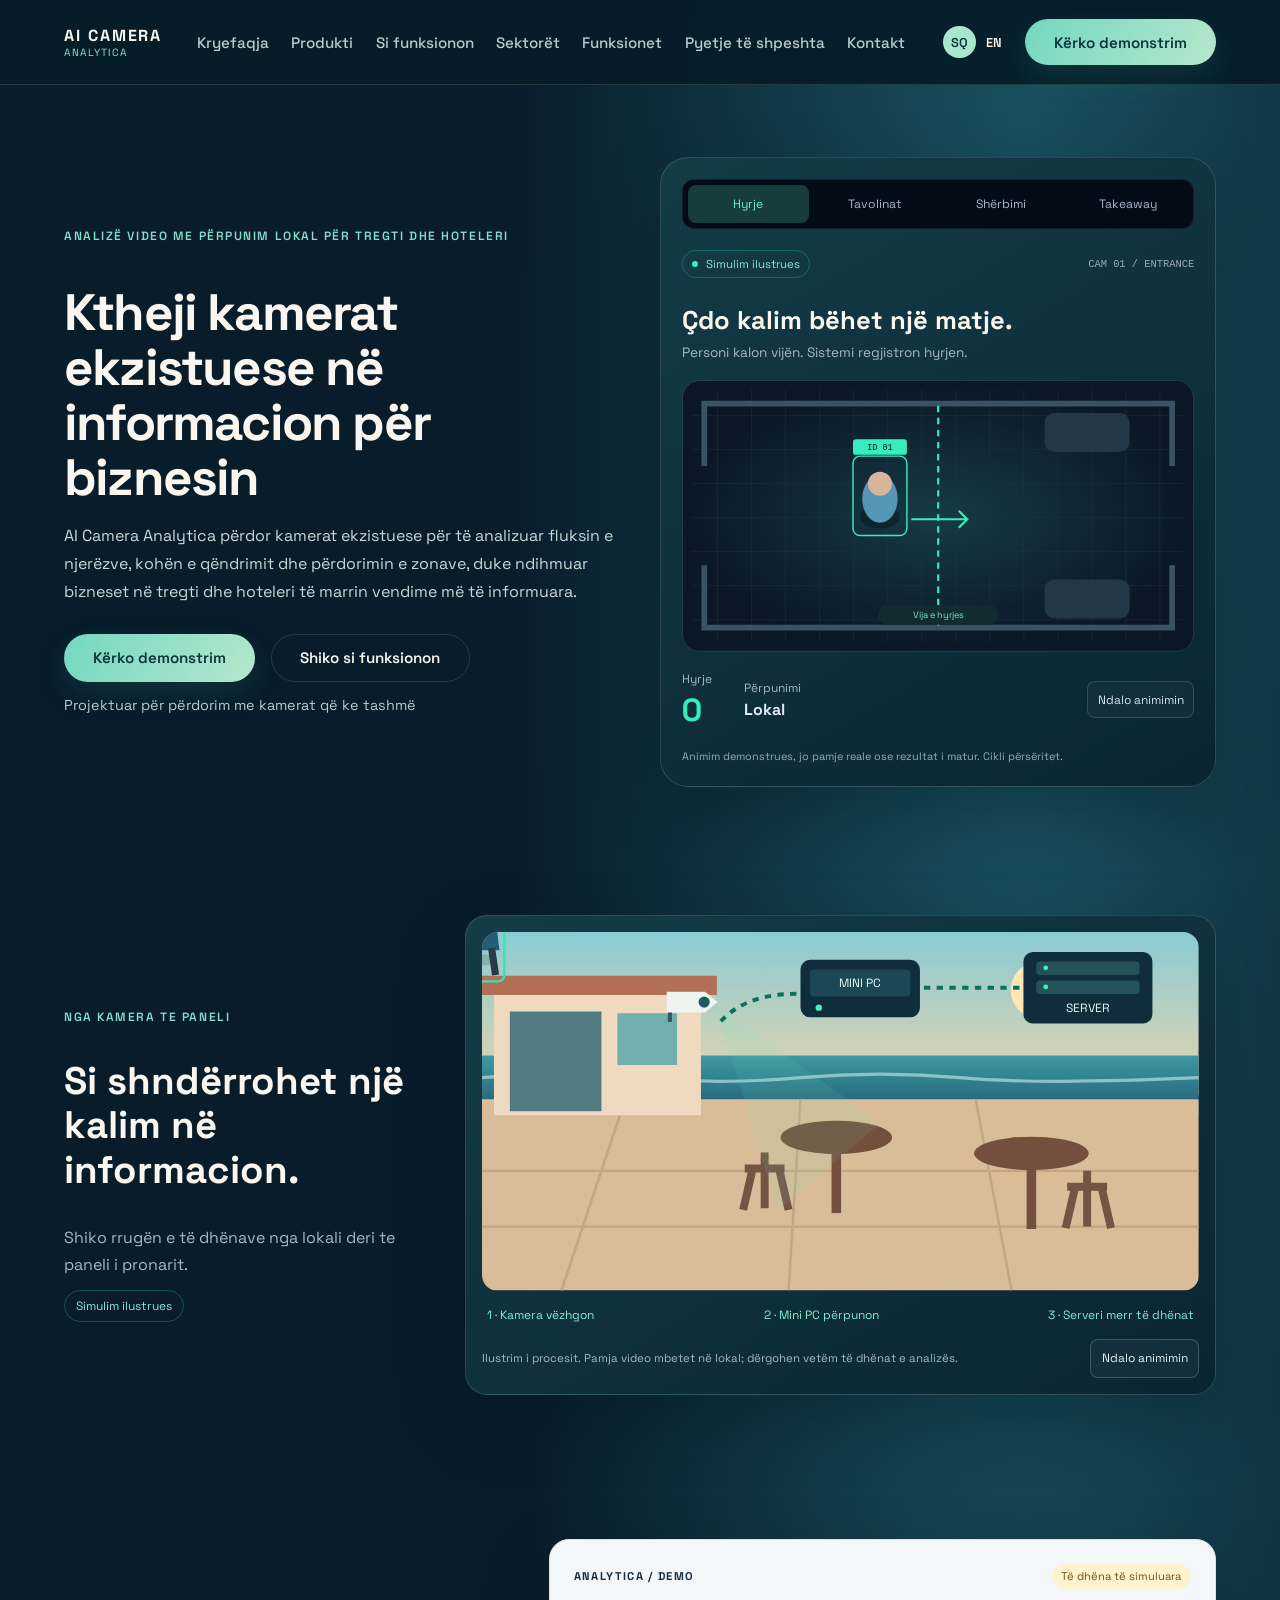
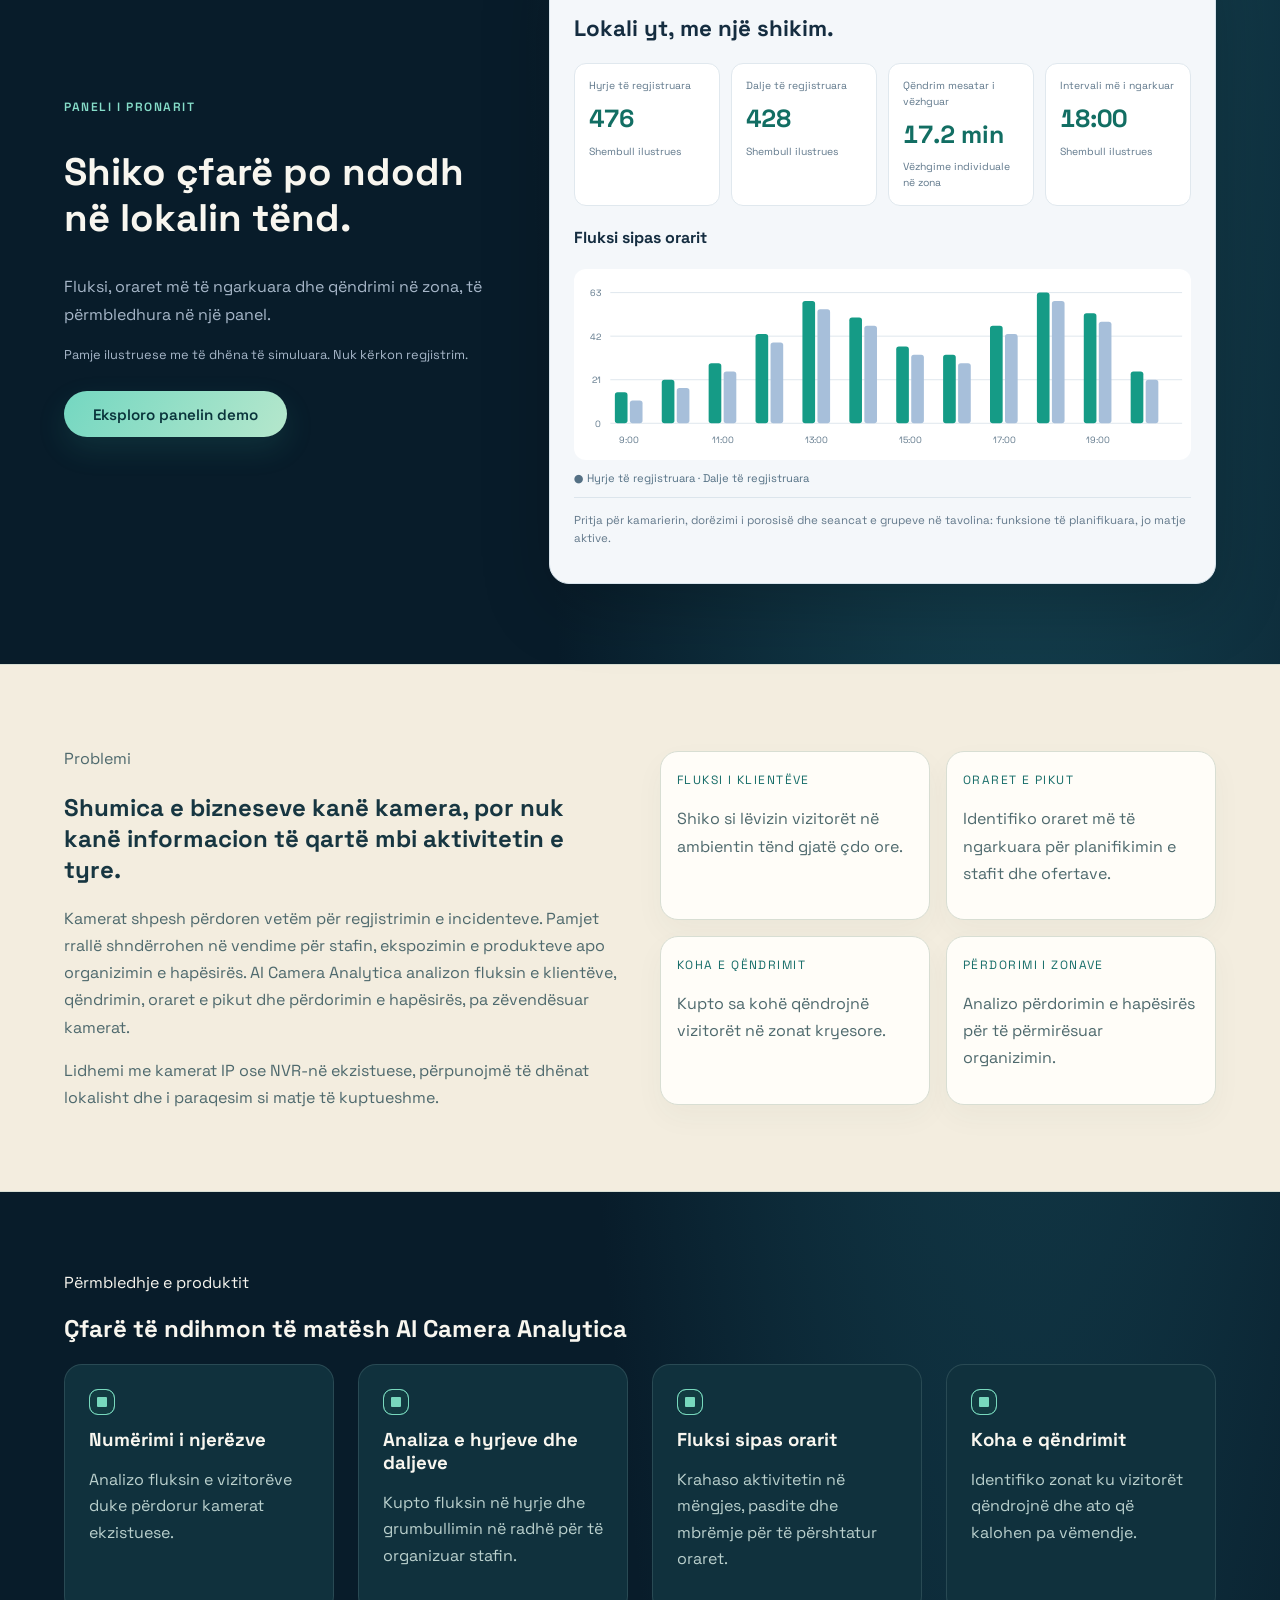
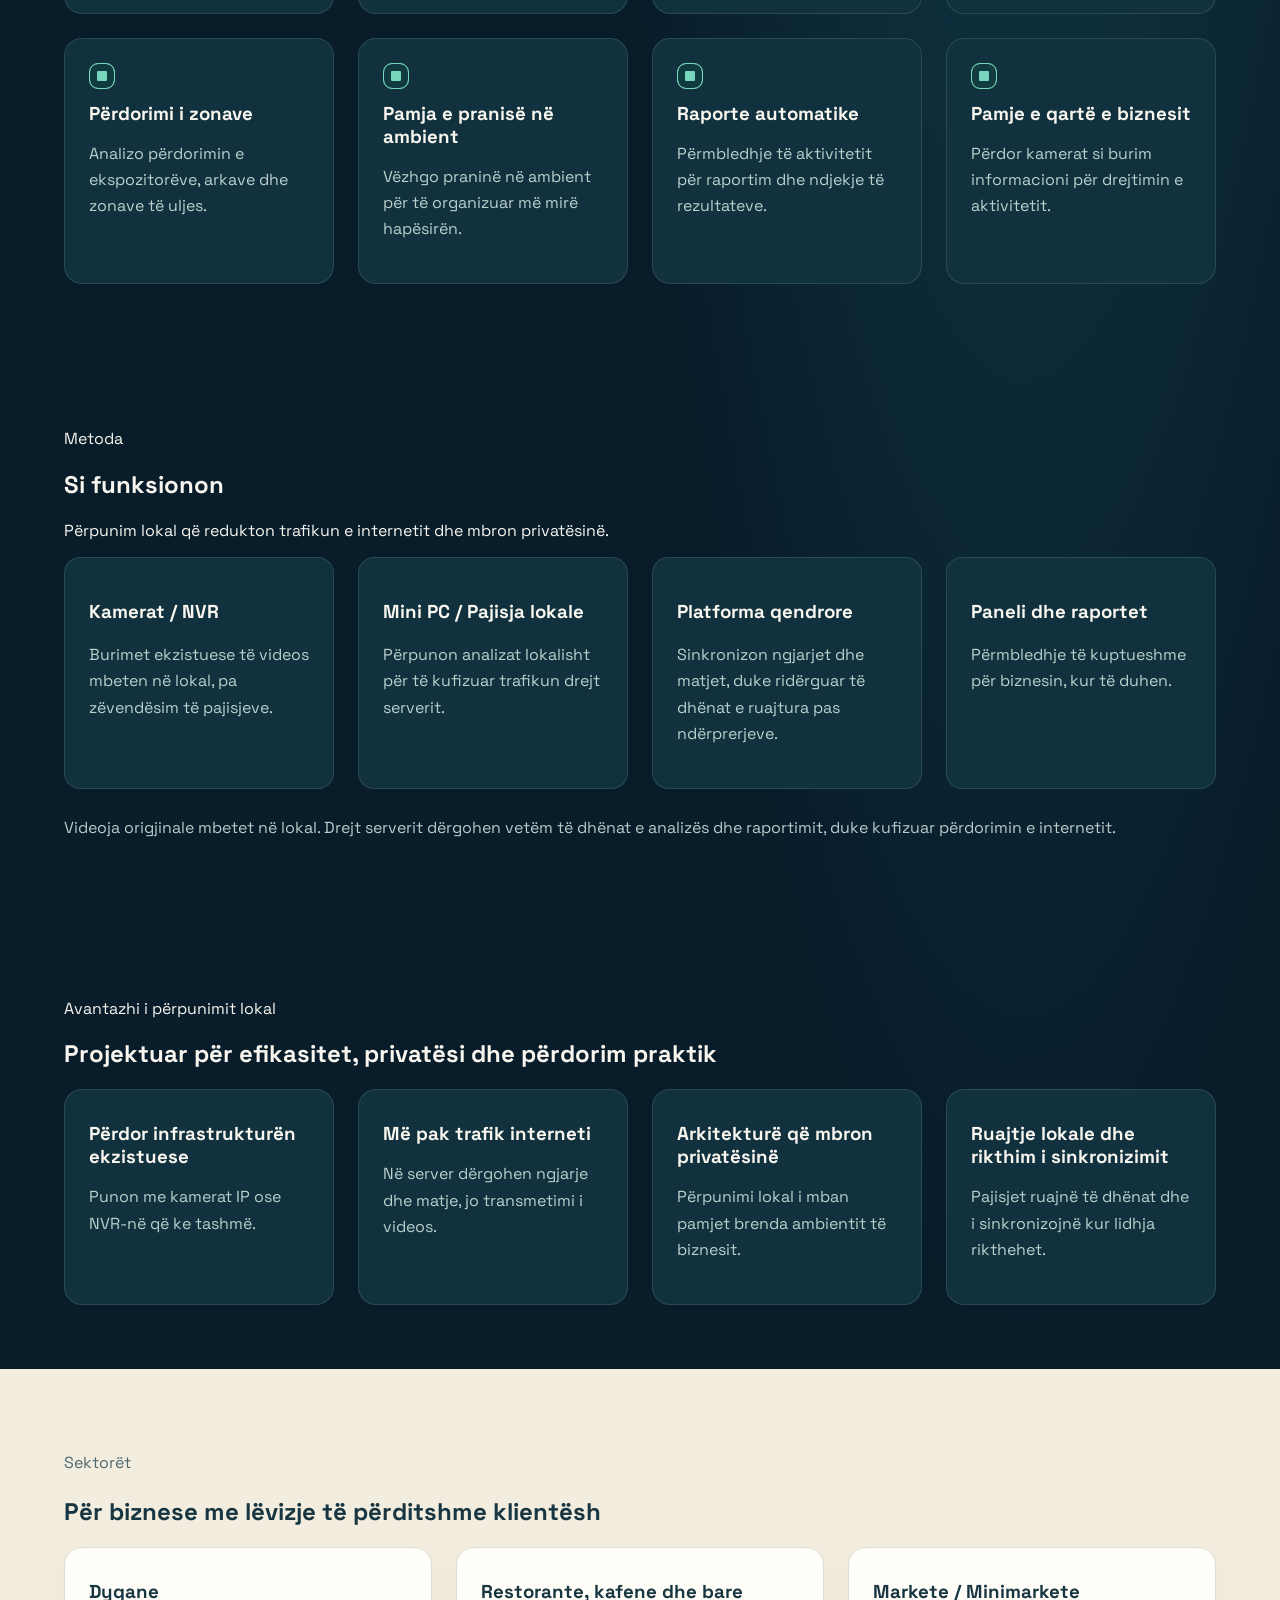
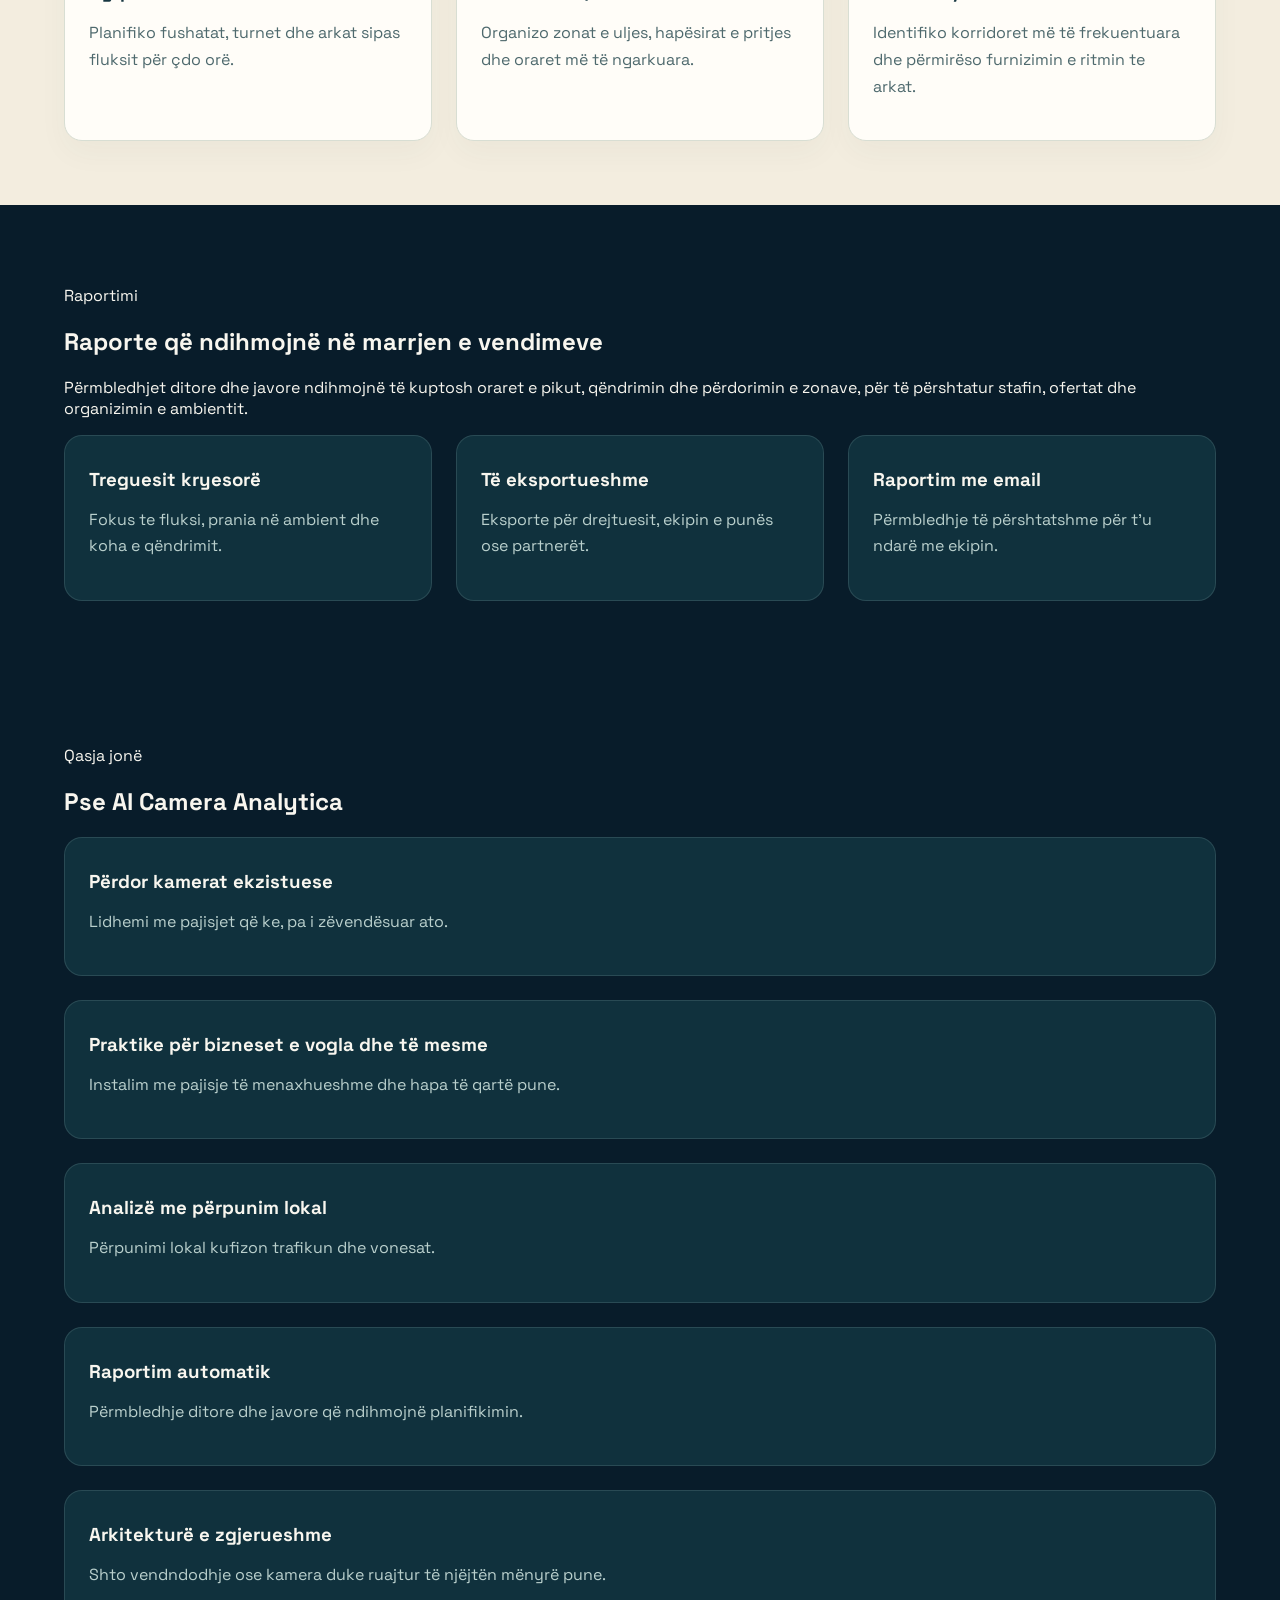
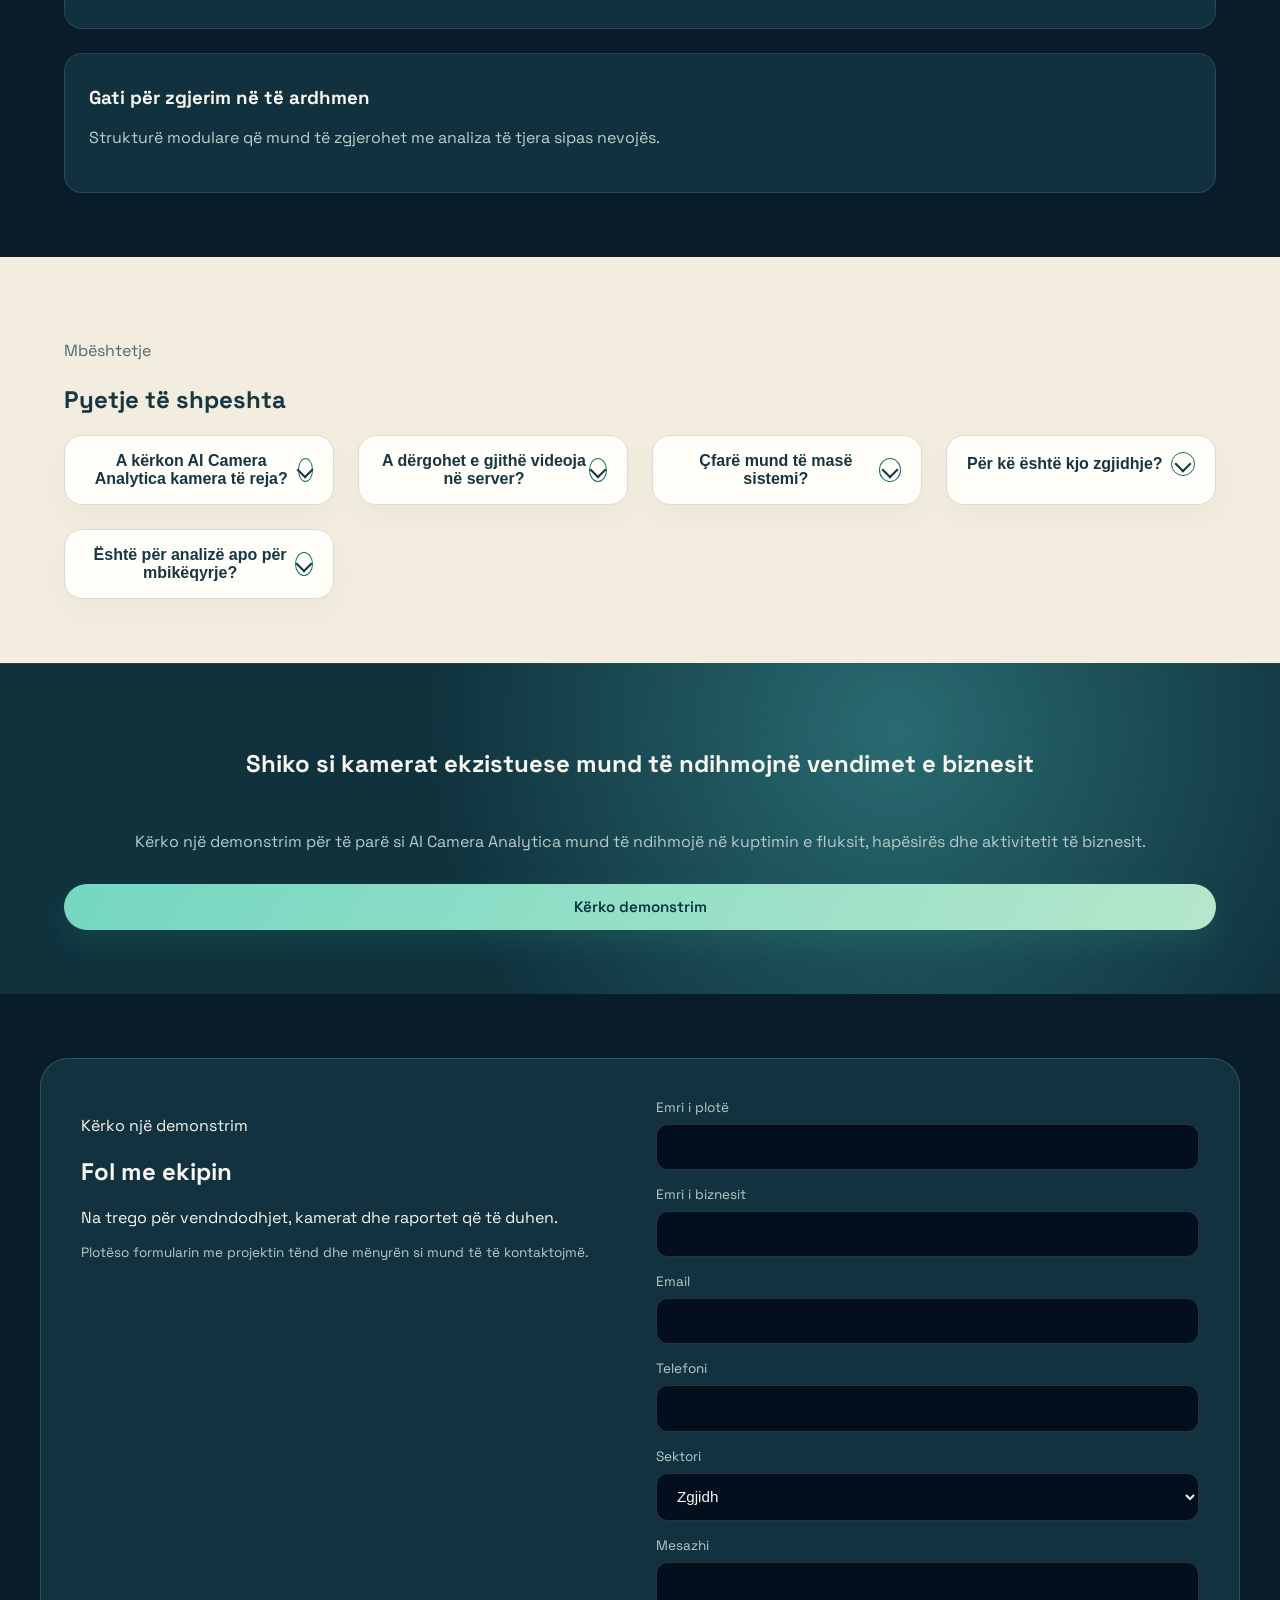
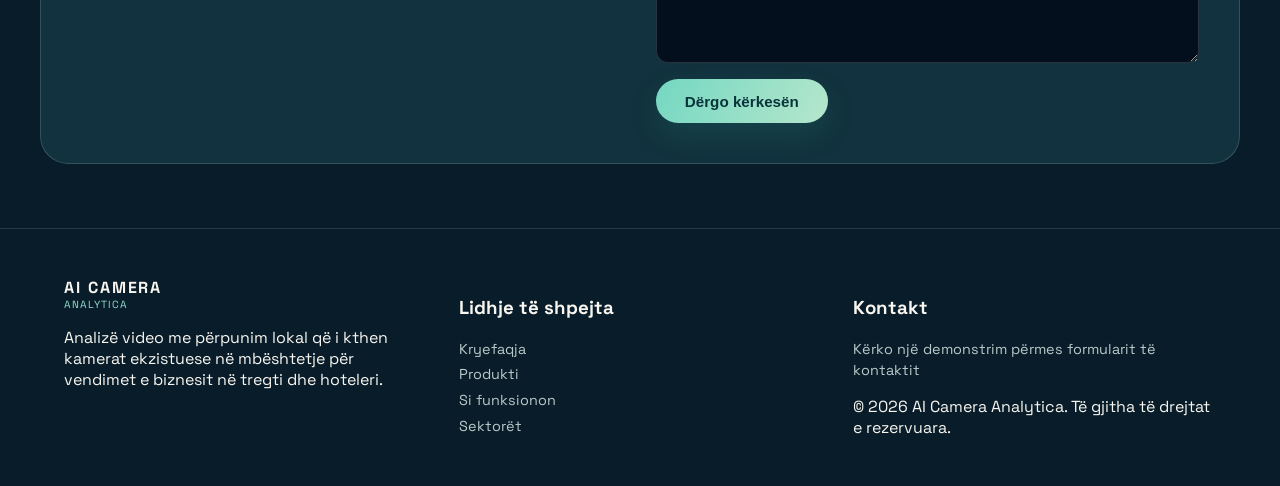
<file: index.html>
<!DOCTYPE html>
<html lang="sq">
  <head>
    <meta charset="UTF-8" />
    <meta http-equiv="X-UA-Compatible" content="IE=edge" />
    <meta name="viewport" content="width=device-width, initial-scale=1.0" />
    <title>AI Camera Analytica — Analizë video me përpunim lokal</title>
    <link rel="preconnect" href="https://fonts.googleapis.com" />
    <link rel="preconnect" href="https://fonts.gstatic.com" crossorigin />
    <link
      href="https://fonts.googleapis.com/css2?family=Space+Grotesk:wght@400;500;600;700&display=swap"
      rel="stylesheet"
    />
    <link rel="stylesheet" href="styles.css" />
    <link rel="icon" href="data:," />
    <meta name="description" content="Analizë video me përpunim lokal që i kthen kamerat ekzistuese në informacion të dobishëm për tregtinë dhe hotelerinë." data-meta-en="Edge-first video analytics that turns existing cameras into actionable insights for retail and hospitality teams." data-meta-sq="Analizë video me përpunim lokal që i kthen kamerat ekzistuese në informacion të dobishëm për tregtinë dhe hotelerinë." />
    <meta name="theme-color" content="#01040c" />
    <meta property="og:title" content="AI Camera Analytica — Analizë video me përpunim lokal" data-meta-en="AI Camera Analytica | Edge-first Video Intelligence" data-meta-sq="AI Camera Analytica — Analizë video me përpunim lokal" />
    <meta property="og:description" content="Analizo fluksin e njerëzve, kohën e qëndrimit dhe përdorimin e zonave me kamerat ekzistuese." data-meta-en="Transform your current camera feeds into people flow, dwell-time, and zone usage intelligence without replacing infrastructure." data-meta-sq="Analizo fluksin e njerëzve, kohën e qëndrimit dhe përdorimin e zonave me kamerat ekzistuese." />
    <meta property="og:type" content="website" />
    <meta name="twitter:card" content="summary" />
    <meta name="twitter:title" content="AI Camera Analytica — Analizë video me përpunim lokal" data-meta-en="AI Camera Analytica | Edge-first Video Intelligence" data-meta-sq="AI Camera Analytica — Analizë video me përpunim lokal" />
    <meta name="twitter:description" content="Analizo aktivitetin me kamerat ekzistuese dhe përpunim lokal që mbron privatësinë." data-meta-en="Deploy operational analytics on your existing cameras with a privacy-conscious, edge-first engine." data-meta-sq="Analizo aktivitetin me kamerat ekzistuese dhe përpunim lokal që mbron privatësinë." />
  </head>
  <body>
    <a class="skip-link" href="#main-content">Kalo te përmbajtja</a>
    <div class="page-shell">
      <header class="site-header" id="home">
        <div class="container nav-wrapper">
          <a class="logo-wrap" href="#home">
            <div class="logo-copy">
              <strong>AI Camera</strong>
              <span>Analytica</span>
            </div>
          </a>
          <nav class="primary-nav" aria-label="Navigimi kryesor" id="primary-navigation">
            <ul>
              <li><a href="#home">Kryefaqja</a></li>
              <li><a href="#product">Produkti</a></li>
              <li><a href="#how-it-works">Si funksionon</a></li>
              <li><a href="#industries">Sektorët</a></li>
              <li><a href="#features">Funksionet</a></li>
              <li><a href="#faq">Pyetje të shpeshta</a></li>
              <li><a href="#contact">Kontakt</a></li>
            </ul>
          </nav>
          <div class="nav-actions">
            <div class="language-switch" role="group" aria-label="Gjuha / Language"><button type="button" data-language="sq" aria-pressed="true" lang="sq">SQ</button><button type="button" data-language="en" aria-pressed="false" lang="en">EN</button></div>
            
            <a class="btn primary nav-cta" href="#contact">Kërko demonstrim</a>
            <button
              class="nav-toggle"
              aria-label="Hap menunë"
              aria-controls="mobile-navigation"
              aria-expanded="false"
            >
              <span></span>
              <span></span>
              <span></span>
            </button>
          </div>
        </div>
        <div class="nav-menu" id="mobile-navigation" data-nav-menu role="dialog" aria-modal="true" aria-label="Menuja për telefon" hidden inert>
          <div class="nav-menu-header">
            <a class="logo-wrap compact" href="#home">
              <div class="logo-copy">
                <strong>AI Camera</strong>
                <span>Analytica</span>
              </div>
            </a>
            <button
              class="nav-toggle close"
              aria-label="Mbyll menunë"
              aria-controls="mobile-navigation"
              aria-expanded="true"
            >
              <span></span>
              <span></span>
            </button>
          </div>
          <ul>
            <li><a href="#home">Kryefaqja</a></li>
            <li><a href="#product">Produkti</a></li>
            <li><a href="#how-it-works">Si funksionon</a></li>
            <li><a href="#industries">Sektorët</a></li>
            <li><a href="#features">Funksionet</a></li>
            <li><a href="#faq">Pyetje të shpeshta</a></li>
            <li><a href="#contact">Kontakt</a></li>
              
          </ul>
          <a class="btn primary nav-cta" href="#contact">Kërko demonstrim</a>
        </div>
        <div class="nav-backdrop" data-nav-backdrop></div>
      </header>

      <main id="main-content">
        <section class="hero-section">
          <div class="hero-content">
            <p class="eyebrow">Analizë video me përpunim lokal për tregti dhe hoteleri</p>
            <h1>Ktheji kamerat ekzistuese në informacion për biznesin</h1>
            <p class="lead">
              AI Camera Analytica përdor kamerat ekzistuese për të analizuar fluksin e njerëzve, kohën e qëndrimit dhe përdorimin e zonave, duke ndihmuar bizneset në tregti dhe hoteleri të marrin vendime më të informuara.
            </p>
            <div class="hero-ctas">
              <a class="btn primary" href="#contact">Kërko demonstrim</a>
              <a class="btn ghost" href="#how-it-works">Shiko si funksionon</a>
            </div>
            <p class="hero-trust">Projektuar për përdorim me kamerat që ke tashmë</p>
          </div>
          <section class="hero-visual camera-demo" aria-label="Simulime të aktivitetit">
<div class="simulation-tabs" role="tablist" aria-label="Zgjidh simulimin"><button type="button" role="tab" id="tab-entries" aria-controls="simulation-entries" aria-selected="true" tabindex="0">Hyrje</button><button type="button" role="tab" id="tab-tables" aria-controls="simulation-tables" aria-selected="false" tabindex="-1">Tavolinat</button><button type="button" role="tab" id="tab-service" aria-controls="simulation-service" aria-selected="false" tabindex="-1">Shërbimi</button><button type="button" role="tab" id="tab-takeaway" aria-controls="simulation-takeaway" aria-selected="false" tabindex="-1">Takeaway</button></div>
<div id="simulation-entries" role="tabpanel" aria-labelledby="tab-entries" tabindex="0">
            <div class="demo-heading"><span class="demo-badge"><i></i><span>Simulim ilustrues</span></span><span class="demo-camera">CAM 01 / ENTRANCE</span></div>
            <h2>Çdo kalim bëhet një matje.</h2>
            <p class="demo-intro">Personi kalon vijën. Sistemi regjistron hyrjen.</p>
            <svg class="demo-scene" viewBox="0 0 720 380" aria-hidden="true">
              <defs>
                <pattern id="demo-floor" width="48" height="48" patternUnits="userSpaceOnUse"><path d="M48 0H0V48" fill="none" stroke="#20364b" stroke-width="1"/></pattern>
                <radialGradient id="demo-light"><stop stop-color="#163b45"/><stop offset="1" stop-color="#0b1726"/></radialGradient>
              </defs>
              <rect width="720" height="380" rx="18" fill="url(#demo-light)"/>
              <rect x="12" y="12" width="696" height="356" rx="12" fill="url(#demo-floor)"/>
              <path d="M30 120V32H690V120 M30 260V348H690V260" fill="none" stroke="#3b5265" stroke-width="8"/>
              <rect x="510" y="45" width="120" height="55" rx="14" fill="#223848"/>
              <rect x="510" y="280" width="120" height="55" rx="14" fill="#223848"/>
              <path d="M360 35V345" class="demo-count-line" stroke="#38edbd" stroke-width="3" stroke-dasharray="9 8"/>
              <path d="M322 195H401 M389 183L401 195L389 207" fill="none" stroke="#38edbd" stroke-width="3"/>
              <g id="demo-person-1" class="demo-person" visibility="hidden">
                <ellipse cy="32" rx="28" ry="16" fill="#000" opacity=".3"/>
                <ellipse cy="6" rx="25" ry="34" fill="#5496b4"/><circle cy="-15" r="17" fill="#d8b599"/>
                <rect x="-38" y="-54" width="76" height="112" rx="10" fill="none" stroke="#38edbd" stroke-width="2"/>
                <rect x="-38" y="-78" width="76" height="22" rx="4" fill="#38edbd"/><text y="-63" text-anchor="middle" fill="#08111d" font-size="12" font-family="monospace">ID 01</text>
              </g>
              <g id="demo-person-2" class="demo-person" visibility="hidden">
                <ellipse cy="32" rx="28" ry="16" fill="#000" opacity=".3"/>
                <ellipse cy="6" rx="25" ry="34" fill="#bc8f66"/><circle cy="-15" r="17" fill="#d6bba1"/>
                <rect x="-38" y="-54" width="76" height="112" rx="10" fill="none" stroke="#38edbd" stroke-width="2"/>
                <rect x="-38" y="-78" width="76" height="22" rx="4" fill="#38edbd"/><text y="-63" text-anchor="middle" fill="#08111d" font-size="12" font-family="monospace">ID 02</text>
              </g>
              <rect x="275" y="316" width="170" height="28" rx="14" fill="#122b30"/><text x="360" y="335" text-anchor="middle" fill="#73e5c5" font-size="13">Vija e hyrjes</text>
            </svg>
            <div class="demo-metrics"><div><span>Hyrje</span><strong id="demo-count">0</strong></div><div><span>Përpunimi</span><strong class="demo-local">Lokal</strong></div><button id="demo-toggle" type="button" aria-pressed="false">Ndalo animimin</button></div>
            <p class="demo-disclaimer">Animim demonstrues, jo pamje reale ose rezultat i matur. Cikli përsëritet.</p>
</div>
<div class="restaurant-demos" hidden>
<article class="restaurant-demo-card" id="simulation-tables" role="tabpanel" aria-labelledby="tab-tables" tabindex="0" hidden><span class="demo-badge">Simulim ilustrues</span><h3>Tavolinat dhe qëndrimi</h3><p>Disa tavolina, grupe të ndryshme, kohë të ndryshme.</p><svg id="tables-demo" viewBox="0 0 340 280" role="img" aria-label="Simulim i përdorimit të tavolinave"></svg><p class="restaurant-demo-caption" id="tables-demo-status"></p></article>
<article class="restaurant-demo-card" id="simulation-service" role="tabpanel" aria-labelledby="tab-service" tabindex="0" hidden><span class="demo-badge">Simulim ilustrues</span><h3>Pritja dhe konsumimi</h3><p>Nga ulja, te afrimi i kamarierit dhe largimi.</p><svg id="service-demo" viewBox="0 0 340 280" role="img" aria-label="Simulim i pritjes për shërbim"></svg><p class="restaurant-demo-caption" id="service-demo-status"></p></article>
<article class="restaurant-demo-card" id="simulation-takeaway" role="tabpanel" aria-labelledby="tab-takeaway" tabindex="0" hidden><span class="demo-badge">Simulim ilustrues</span><h3>Takeaway në banak</h3><p>Ardhja, pritja në zonën e banakut dhe dalja.</p><svg id="takeaway-demo" viewBox="0 0 340 280" role="img" aria-label="Simulim i pritjes në banak"></svg><p class="restaurant-demo-caption" id="takeaway-demo-status"></p></article>
<button id="restaurant-demo-toggle" type="button" aria-pressed="false">Ndalo animimin</button>
<p class="restaurant-demo-note">Simulime ilustruese me kohë të përshpejtuar. Pikat përfaqësojnë klientë; matja automatike e shërbimit dhe seancave në tavolinë ende nuk është aktive.</p>
</div>
          </section>
        </section>


        <section class="journey-section container" id="process-demo" aria-labelledby="journey-title">
          <div class="journey-copy"><p class="eyebrow">Nga kamera te paneli</p><h2 id="journey-title">Si shndërrohet një kalim në informacion.</h2><p>Shiko rrugën e të dhënave nga lokali deri te paneli i pronarit.</p><span class="journey-label">Simulim ilustrues</span></div>
          <div class="journey-card" id="journey-card">
            <svg viewBox="0 0 900 450" role="img" aria-label="Një vizitor kalon kamerën e lokalit; të dhënat përpunohen në Mini PC dhe dërgohen në server.">
              <defs><linearGradient id="sky" x2="0" y2="1"><stop stop-color="#8acbd4"/><stop offset="1" stop-color="#e8d4ad"/></linearGradient><linearGradient id="sea" x2="0" y2="1"><stop stop-color="#3f99a2"/><stop offset="1" stop-color="#225b72"/></linearGradient></defs>
              <rect width="900" height="450" rx="18" fill="#0a1b2a"/><path fill="url(#sky)" d="M0 0h900v205H0z"/><circle cx="700" cy="73" r="36" fill="#ffe7b4"/><path fill="url(#sea)" d="M0 155h900v75H0z"/><path d="M0 183 Q100 174 200 183T400 183T600 183T900 183" fill="none" stroke="#b2dee0" opacity=".7" stroke-width="4"/>
              <path d="M0 210H900V450H0z" fill="#d9bc98"/><path d="M0 300H900M0 370H900M180 210l-80 240M400 210l-15 240M620 210l45 240" stroke="#c3a584" stroke-width="3"/>
              <path d="M15 60H275V230H15z" fill="#efdac0"/><path d="M0 55h295v24H0z" fill="#b36f55"/><path d="M35 100h115v125H35z" fill="#527b80"/><path d="M170 102h75v65h-75z" fill="#72adb0"/>
              <g fill="#754f3e"><ellipse cx="445" cy="258" rx="70" ry="21"/><path d="M439 258h12v95h-12z"/><ellipse cx="690" cy="278" rx="72" ry="21"/><path d="M684 278h12v95h-12z"/></g>
              <g stroke="#755345" stroke-width="10" fill="none"><path d="M355 277v70m-25-50h50m-40 0-12 52m45-52 12 52M760 300v70m-25-50h50m-40 0-12 52m45-52 12 52"/></g>
              <g transform="translate(232 75)"><path d="M0 0h48l16 13-16 13H0z" fill="#edf5f1"/><circle cx="47" cy="13" r="7" fill="#1d5961"/><path d="M4 26v12" stroke="#385562" stroke-width="5"/></g>
              <path d="M292 90L500 240 372 350z" fill="#64f0c0" opacity=".09" stroke="#54e1c0" stroke-dasharray="7 7"/>
              <g class="journey-person"><ellipse cx="0" cy="35" rx="19" ry="7" fill="#604c3d" opacity=".25"/><circle cy="-40" r="14" fill="#e8b796"/><path d="M-16-24q16-10 32 0l6 47h-44z" fill="#245e76"/><path d="M-12 20l-5 34M12 20l5 34" stroke="#293b49" stroke-width="9"/><rect x="-28" y="-63" width="56" height="125" rx="8" fill="none" stroke="#35e5b2" stroke-width="3"/></g>
              <path d="M300 112 Q335 74 410 78" class="journey-signal" fill="none" stroke="#0b705f" stroke-width="5" stroke-dasharray="8 8"/>
              <g transform="translate(400 35)"><rect width="150" height="72" rx="12" fill="#102d3e"/><rect x="12" y="12" width="126" height="34" rx="5" fill="#1b4854"/><circle cx="23" cy="60" r="4" fill="#47efbd"/><text x="75" y="34" text-anchor="middle" fill="#e4f9f3" font-size="15">MINI PC</text></g>
              <path d="M555 70H680" class="journey-signal" fill="none" stroke="#0b705f" stroke-width="5" stroke-dasharray="8 8"/>
              <g transform="translate(680 25)"><rect width="162" height="90" rx="12" fill="#102d3e"/><rect x="16" y="12" width="130" height="17" rx="5" fill="#24525b"/><rect x="16" y="36" width="130" height="17" rx="5" fill="#24525b"/><circle cx="28" cy="20" r="3" fill="#47efbd"/><circle cx="28" cy="44" r="3" fill="#47efbd"/><text x="81" y="75" text-anchor="middle" fill="#e4f9f3" font-size="15">SERVER</text></g>
            </svg>
            <div class="journey-steps"><span>1 · Kamera vëzhgon</span><span>2 · Mini PC përpunon</span><span>3 · Serveri merr të dhënat</span></div>
            <div class="journey-foot"><p>Ilustrim i procesit. Pamja video mbetet në lokal; dërgohen vetëm të dhënat e analizës.</p><button type="button" id="journey-toggle" aria-pressed="false">Ndalo animimin</button></div>
          </div>
        </section>

        <section class="owner-preview-section container" aria-labelledby="owner-preview-title">
          <div class="owner-preview-copy"><p class="eyebrow">Paneli i pronarit</p><h2 id="owner-preview-title">Shiko çfarë po ndodh në lokalin tënd.</h2><p>Fluksi, oraret më të ngarkuara dhe qëndrimi në zona, të përmbledhura në një panel.</p><p class="owner-preview-note">Pamje ilustruese me të dhëna të simuluara. Nuk kërkon regjistrim.</p><a class="btn primary" href="owner-demo.html">Eksploro panelin demo</a></div>
          <section data-owner-demo="compact" aria-label="Pamje demonstrimi e panelit"></section>
        </section>

        <section class="problem-section" id="product">
          <div class="container split">
            <div>
              <p class="eyebrow">Problemi</p>
              <h2>Shumica e bizneseve kanë kamera, por nuk kanë informacion të qartë mbi aktivitetin e tyre.</h2>
              <p>
                Kamerat shpesh përdoren vetëm për regjistrimin e incidenteve. Pamjet rrallë shndërrohen në vendime për stafin, ekspozimin e produkteve apo organizimin e hapësirës. AI Camera Analytica analizon fluksin e klientëve, qëndrimin, oraret e pikut dhe përdorimin e hapësirës, pa zëvendësuar kamerat.
              </p>
              <p>
                Lidhemi me kamerat IP ose NVR-në ekzistuese, përpunojmë të dhënat lokalisht dhe i paraqesim si matje të kuptueshme.
              </p>
            </div>
            <div class="problem-grid">
              <article>
                <span class="metric">Fluksi i klientëve</span>
                <p>Shiko si lëvizin vizitorët në ambientin tënd gjatë çdo ore.</p>
              </article>
              <article>
                <span class="metric">Oraret e pikut</span>
                <p>Identifiko oraret më të ngarkuara për planifikimin e stafit dhe ofertave.</p>
              </article>
              <article>
                <span class="metric">Koha e qëndrimit</span>
                <p>Kupto sa kohë qëndrojnë vizitorët në zonat kryesore.</p>
              </article>
              <article>
                <span class="metric">Përdorimi i zonave</span>
                <p>Analizo përdorimin e hapësirës për të përmirësuar organizimin.</p>
              </article>
            </div>
          </div>
        </section>

        <section class="feature-section" id="features">
          <div class="container">
            <p class="eyebrow">Përmbledhje e produktit</p>
            <h2>Çfarë të ndihmon të matësh AI Camera Analytica</h2>
            <div class="feature-grid">
              <article>
                <span class="icon-dot"></span>
                <h3>Numërimi i njerëzve</h3>
                <p>Analizo fluksin e vizitorëve duke përdorur kamerat ekzistuese.</p>
              </article>
              <article>
                <span class="icon-dot"></span>
                <h3>Analiza e hyrjeve dhe daljeve</h3>
                <p>Kupto fluksin në hyrje dhe grumbullimin në radhë për të organizuar stafin.</p>
              </article>
              <article>
                <span class="icon-dot"></span>
                <h3>Fluksi sipas orarit</h3>
                <p>Krahaso aktivitetin në mëngjes, pasdite dhe mbrëmje për të përshtatur oraret.</p>
              </article>
              <article>
                <span class="icon-dot"></span>
                <h3>Koha e qëndrimit</h3>
                <p>Identifiko zonat ku vizitorët qëndrojnë dhe ato që kalohen pa vëmendje.</p>
              </article>
              <article>
                <span class="icon-dot"></span>
                <h3>Përdorimi i zonave</h3>
                <p>Analizo përdorimin e ekspozitorëve, arkave dhe zonave të uljes.</p>
              </article>
              <article>
                <span class="icon-dot"></span>
                <h3>Pamja e pranisë në ambient</h3>
                <p>Vëzhgo praninë në ambient për të organizuar më mirë hapësirën.</p>
              </article>
              <article>
                <span class="icon-dot"></span>
                <h3>Raporte automatike</h3>
                <p>Përmbledhje të aktivitetit për raportim dhe ndjekje të rezultateve.</p>
              </article>
              <article>
                <span class="icon-dot"></span>
                <h3>Pamje e qartë e biznesit</h3>
                <p>Përdor kamerat si burim informacioni për drejtimin e aktivitetit.</p>
              </article>
            </div>
          </div>
        </section>

        <section class="flow-section" id="how-it-works">
          <div class="container">
            <p class="eyebrow">Metoda</p>
            <h2>Si funksionon</h2>
            <p class="lead">Përpunim lokal që redukton trafikun e internetit dhe mbron privatësinë.</p>
            <div class="flow-grid">
              <article>
                <h3>Kamerat / NVR</h3>
                <p>Burimet ekzistuese të videos mbeten në lokal, pa zëvendësim të pajisjeve.</p>
              </article>
              <article>
                <h3>Mini PC / Pajisja lokale</h3>
                <p>Përpunon analizat lokalisht për të kufizuar trafikun drejt serverit.</p>
              </article>
              <article>
                <h3>Platforma qendrore</h3>
                <p>Sinkronizon ngjarjet dhe matjet, duke ridërguar të dhënat e ruajtura pas ndërprerjeve.</p>
              </article>
              <article>
                <h3>Paneli dhe raportet</h3>
                <p>Përmbledhje të kuptueshme për biznesin, kur të duhen.</p>
              </article>
            </div>
            <p class="flow-note">
              Videoja origjinale mbetet në lokal. Drejt serverit dërgohen vetëm të dhënat e analizës dhe raportimit, duke kufizuar përdorimin e internetit.
            </p>
          </div>
        </section>

        <section class="value-section">
          <div class="container">
            <p class="eyebrow">Avantazhi i përpunimit lokal</p>
            <h2>Projektuar për efikasitet, privatësi dhe përdorim praktik</h2>
            <div class="value-grid">
              <article>
                <h3>Përdor infrastrukturën ekzistuese</h3>
                <p>Punon me kamerat IP ose NVR-në që ke tashmë.</p>
              </article>
              <article>
                <h3>Më pak trafik interneti</h3>
                <p>Në server dërgohen ngjarje dhe matje, jo transmetimi i videos.</p>
              </article>
              <article>
                <h3>Arkitekturë që mbron privatësinë</h3>
                <p>Përpunimi lokal i mban pamjet brenda ambientit të biznesit.</p>
              </article>
              <article>
                <h3>Ruajtje lokale dhe rikthim i sinkronizimit</h3>
                <p>Pajisjet ruajnë të dhënat dhe i sinkronizojnë kur lidhja rikthehet.</p>
              </article>
            </div>
          </div>
        </section>

        <section class="industries-section" id="industries">
          <div class="container">
            <p class="eyebrow">Sektorët</p>
            <h2>Për biznese me lëvizje të përditshme klientësh</h2>
            <div class="industry-grid">
              <article>
                <h3>Dyqane</h3>
                <p>Planifiko fushatat, turnet dhe arkat sipas fluksit për çdo orë.</p>
              </article>
              <article>
                <h3>Restorante, kafene dhe bare</h3>
                <p>Organizo zonat e uljes, hapësirat e pritjes dhe oraret më të ngarkuara.</p>
              </article>
              <article>
                <h3>Markete / Minimarkete</h3>
                <p>Identifiko korridoret më të frekuentuara dhe përmirëso furnizimin e ritmin te arkat.</p>
              </article>
            </div>
          </div>
        </section>

        <section class="reporting-section">
          <div class="container">
            <p class="eyebrow">Raportimi</p>
            <h2>Raporte që ndihmojnë në marrjen e vendimeve</h2>
            <p>
              Përmbledhjet ditore dhe javore ndihmojnë të kuptosh oraret e pikut, qëndrimin dhe përdorimin e zonave, për të përshtatur stafin, ofertat dhe organizimin e ambientit.
            </p>
            <div class="reporting-grid">
              <article>
                <h3>Treguesit kryesorë</h3>
                <p>Fokus te fluksi, prania në ambient dhe koha e qëndrimit.</p>
              </article>
              <article>
                <h3>Të eksportueshme</h3>
                <p>Eksporte për drejtuesit, ekipin e punës ose partnerët.</p>
              </article>
              <article>
                <h3>Raportim me email</h3>
                <p>Përmbledhje të përshtatshme për t&#x27;u ndarë me ekipin.</p>
              </article>
            </div>
          </div>
        </section>

        <section class="why-section" id="why">
          <div class="container">
            <p class="eyebrow">Qasja jonë</p>
            <h2>Pse AI Camera Analytica</h2>
            <div class="why-grid">
              <article>
                <h3>Përdor kamerat ekzistuese</h3>
                <p>Lidhemi me pajisjet që ke, pa i zëvendësuar ato.</p>
              </article>
              <article>
                <h3>Praktike për bizneset e vogla dhe të mesme</h3>
                <p>Instalim me pajisje të menaxhueshme dhe hapa të qartë pune.</p>
              </article>
              <article>
                <h3>Analizë me përpunim lokal</h3>
                <p>Përpunimi lokal kufizon trafikun dhe vonesat.</p>
              </article>
              <article>
                <h3>Raportim automatik</h3>
                <p>Përmbledhje ditore dhe javore që ndihmojnë planifikimin.</p>
              </article>
              <article>
                <h3>Arkitekturë e zgjerueshme</h3>
                <p>Shto vendndodhje ose kamera duke ruajtur të njëjtën mënyrë pune.</p>
              </article>
              <article>
                <h3>Gati për zgjerim në të ardhmen</h3>
                <p>Strukturë modulare që mund të zgjerohet me analiza të tjera sipas nevojës.</p>
              </article>
            </div>
          </div>
        </section>

        <section class="faq-section" id="faq">
          <div class="container">
            <div class="section-heading">
              <p class="eyebrow">Mbështetje</p>
              <h2>Pyetje të shpeshta</h2>
            </div>
            <div class="faq-grid">
              <article class="faq-item" data-faq>
                <button type="button" aria-expanded="false" aria-controls="faq-answer-1">
                  <span>A kërkon AI Camera Analytica kamera të reja?</span>
                  <span class="faq-arrow" aria-hidden="true"></span>
                </button>
                <p id="faq-answer-1" hidden>Jo. Mund të përdorë kamerat IP ose NVR-në ekzistuese, në varësi të aksesit në video.</p>
              </article>
              <article class="faq-item" data-faq>
                <button type="button" aria-expanded="false" aria-controls="faq-answer-2">
                  <span>A dërgohet e gjithë videoja në server?</span>
                  <span class="faq-arrow" aria-hidden="true"></span>
                </button>
                <p id="faq-answer-2" hidden>Jo. Sinkronizohen vetëm ngjarjet, matjet dhe përmbledhjet. Videoja origjinale mbetet në lokal.</p>
              </article>
              <article class="faq-item" data-faq>
                <button type="button" aria-expanded="false" aria-controls="faq-answer-3">
                  <span>Çfarë mund të masë sistemi?</span>
                  <span class="faq-arrow" aria-hidden="true"></span>
                </button>
                <p id="faq-answer-3" hidden>Fluksin e njerëzve, hyrjet dhe daljet, kohën e qëndrimit, përdorimin e zonave dhe praninë sipas orarit.</p>
              </article>
              <article class="faq-item" data-faq>
                <button type="button" aria-expanded="false" aria-controls="faq-answer-4">
                  <span>Për kë është kjo zgjidhje?</span>
                  <span class="faq-arrow" aria-hidden="true"></span>
                </button>
                <p id="faq-answer-4" hidden>Për dyqane, restorante, kafene, bare dhe markete që duan të kuptojnë fluksin e klientëve.</p>
              </article>
              <article class="faq-item" data-faq>
                <button type="button" aria-expanded="false" aria-controls="faq-answer-5">
                  <span>Është për analizë apo për mbikëqyrje?</span>
                  <span class="faq-arrow" aria-hidden="true"></span>
                </button>
                <p id="faq-answer-5" hidden>Është projektuar për analizën e aktivitetit, jo për identifikim biometrik ose gjurmim të identitetit.</p>
              </article>
            </div>
          </div>
        </section>

        <section class="final-cta">
          <div class="container">
            <h2>Shiko si kamerat ekzistuese mund të ndihmojnë vendimet e biznesit</h2>
            <p>
              Kërko një demonstrim për të parë si AI Camera Analytica mund të ndihmojë në kuptimin e fluksit, hapësirës dhe aktivitetit të biznesit.
            </p>
            <a class="btn primary" href="#contact">Kërko demonstrim</a>
          </div>
        </section>

        <section class="contact-section" id="contact">
          <div class="container">
            <div class="contact-details">
              <p class="eyebrow">Kërko një demonstrim</p>
              <h2>Fol me ekipin</h2>
              <p>Na trego për vendndodhjet, kamerat dhe raportet që të duhen.</p>
              <p class="contact-note">Plotëso formularin me projektin tënd dhe mënyrën si mund të të kontaktojmë.</p>
            </div>
            <form class="contact-form" id="contact-form" data-formspree-endpoint="https://formspree.io/f/mrpqprab" novalidate>
              <label>
                Emri i plotë
                <input type="text" name="name" autocomplete="name" required />
              </label>
              <label>
                Emri i biznesit
                <input type="text" name="company" autocomplete="organization" required />
              </label>
              <label>
                Email
                <input type="email" name="email" autocomplete="email" required />
              </label>
              <label>
                Telefoni
                <input type="tel" name="phone" autocomplete="tel" />
              </label>
              <label>
                Sektori
                <select name="industry" required>
                  <option value="">Zgjidh</option>
                  <option value="Retail">Tregti</option>
                  <option value="Restaurant / Café / Bar">Restorant / Kafene / Bar</option>
                  <option value="Market / Mini Market">Market / Minimarket</option>
                  <option value="Other">Tjetër</option>
                </select>
              </label>
              <label class="full">
                Mesazhi
                <textarea name="message" rows="4" required></textarea>
              </label>
              <div class="form-actions">
                <button class="btn primary" type="submit">Dërgo kërkesën</button>
                <p class="form-feedback" id="form-feedback" role="status" aria-live="polite"></p>
              </div>
            </form>
          </div>
        </section>
      </main>

      <footer class="site-footer">
        <div class="container footer-grid">
          <div>
            <a class="logo-wrap footer-logo" href="#home">
              <div class="logo-copy">
                <strong>AI Camera</strong>
                <span>Analytica</span>
              </div>
            </a>
            <p>
              Analizë video me përpunim lokal që i kthen kamerat ekzistuese në mbështetje për vendimet e biznesit në tregti dhe hoteleri.
            </p>
          </div>
          <div>
            <h3>Lidhje të shpejta</h3>
            <ul>
              <li><a href="#home">Kryefaqja</a></li>
              <li><a href="#product">Produkti</a></li>
              <li><a href="#how-it-works">Si funksionon</a></li>
              <li><a href="#industries">Sektorët</a></li>
            </ul>
          </div>
          <div>
            <h3>Kontakt</h3>
            <p><a href="#contact">Kërko një demonstrim përmes formularit të kontaktit</a></p>
            <p>© 2026 AI Camera Analytica. Të gjitha të drejtat e rezervuara.</p>
          </div>
        </div>
      </footer>
    </div>
    <script src="i18n.js" defer></script>
    <script src="scripts.js" defer></script>
    <script src="demo.js" defer></script>
    <script src="owner-demo.js" defer></script>
  </body>
</html>
</file>
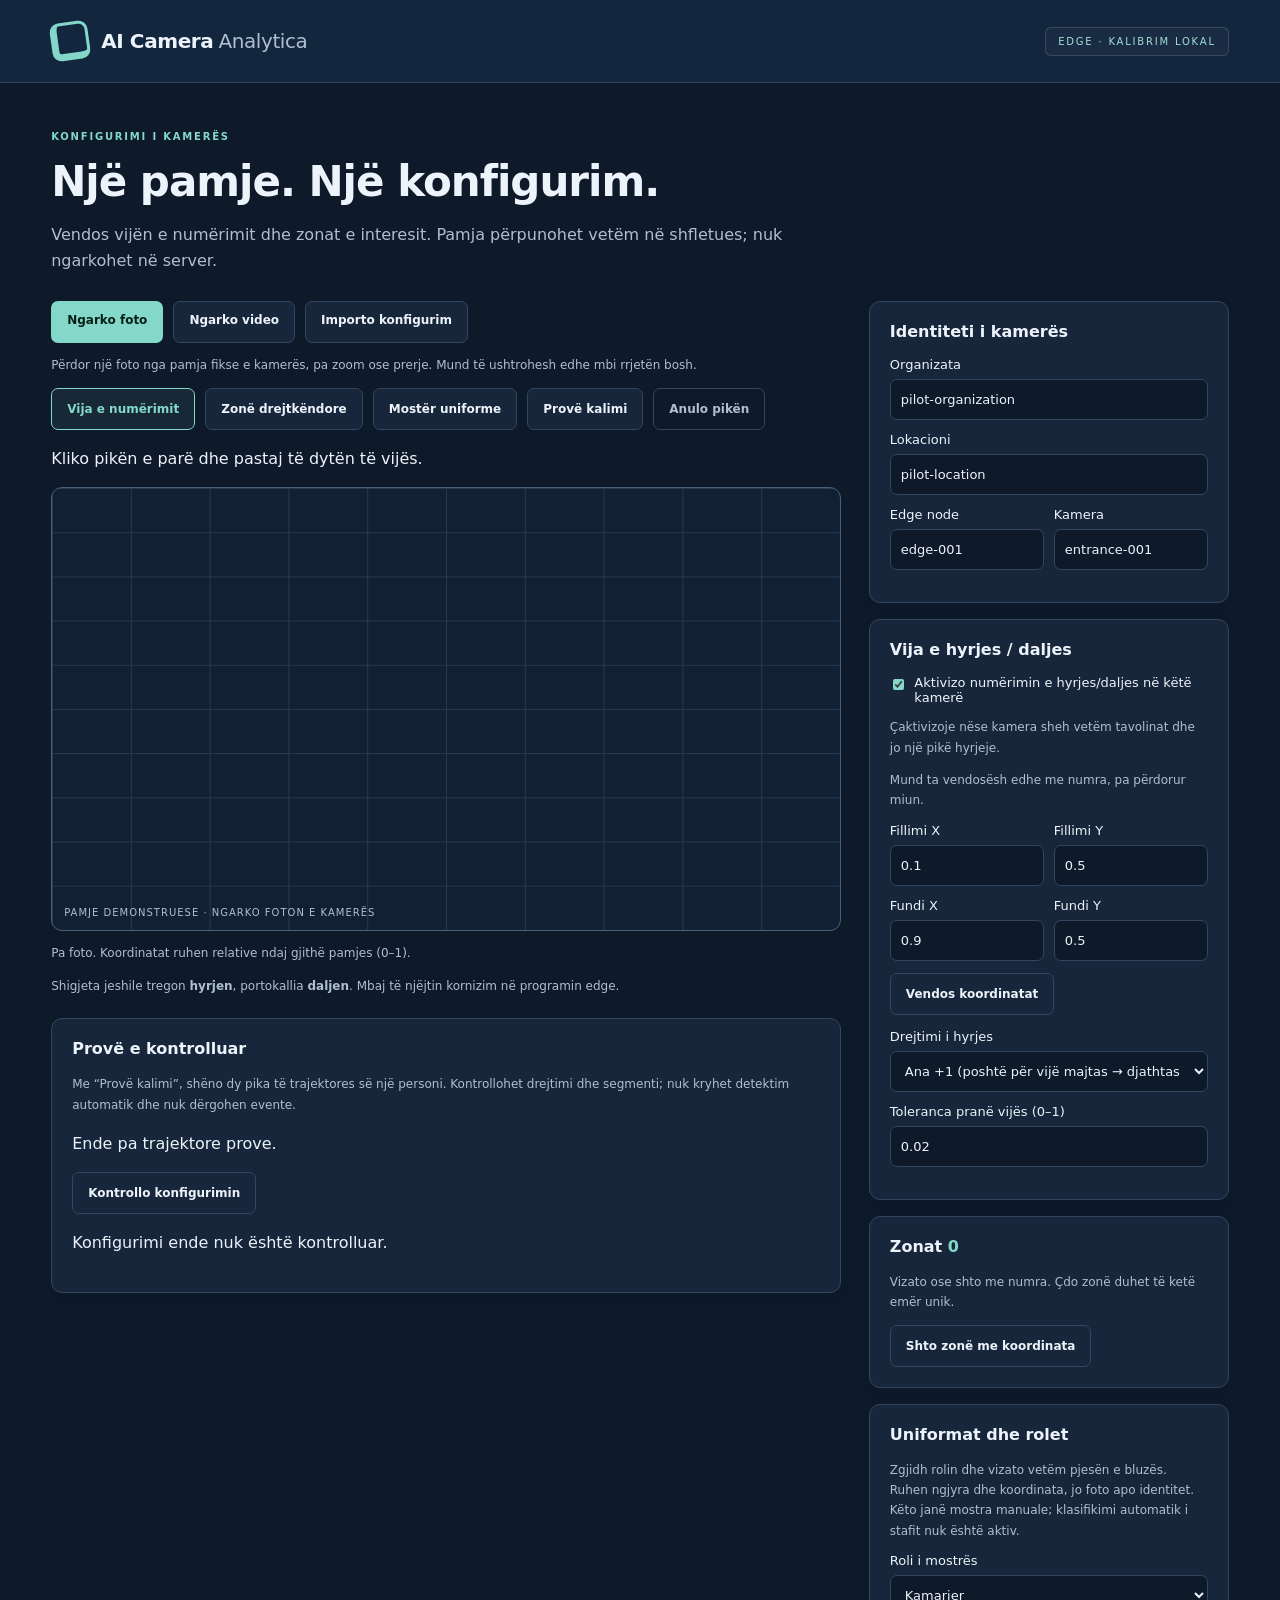
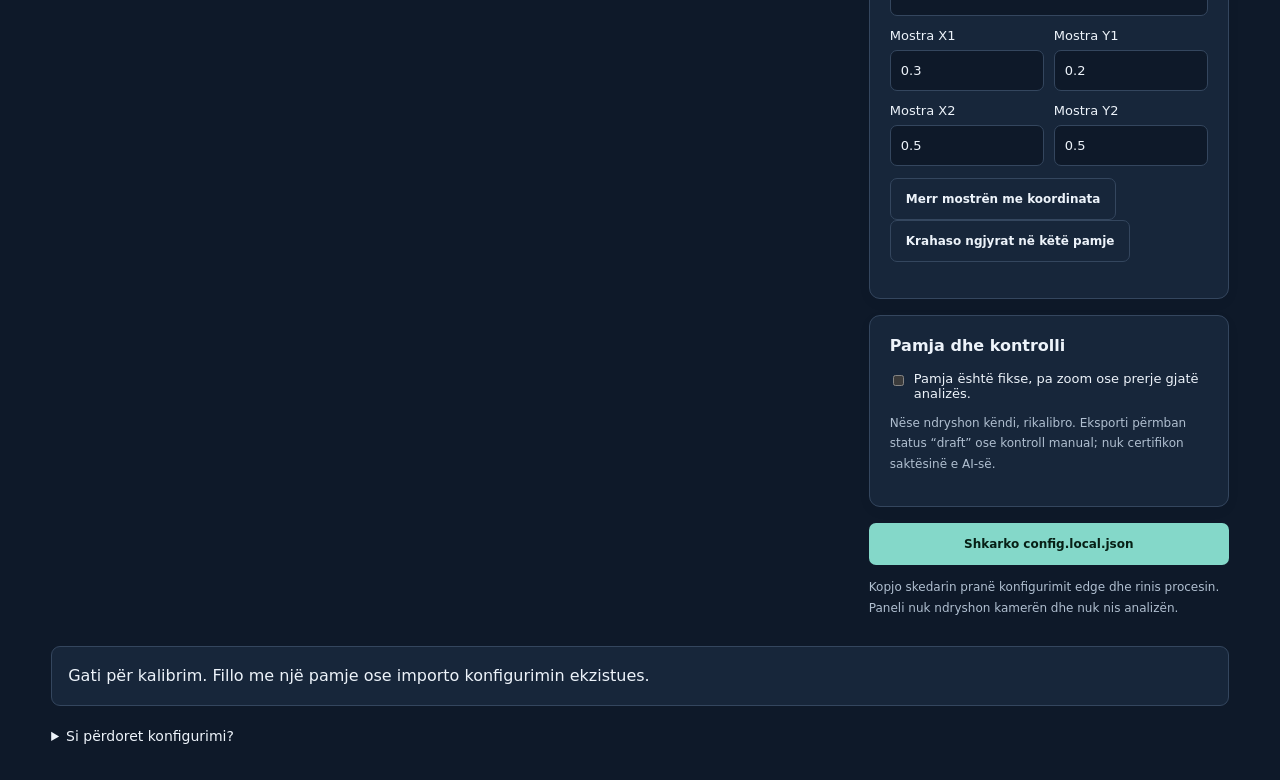
<file: edge/calibration/index.html>
<!doctype html>
<html lang="sq">
<head>
<meta charset="utf-8"><meta name="viewport" content="width=device-width, initial-scale=1">
<title>Kalibrimi i kamerës | AI Camera Analytica</title>
<link rel="icon" href="data:,"><link rel="stylesheet" href="styles.css">
<script src="app.js" defer></script>
<script src="calibration.js" defer></script>
</head>
<body>
<header><a href="../../index.html">AI Camera <span>Analytica</span></a><span class="badge">EDGE · KALIBRIM LOKAL</span></header>
<main>
<div class="intro"><p class="eyebrow">KONFIGURIMI I KAMERËS</p><h1>Një pamje. Një konfigurim.</h1><p>Vendos vijën e numërimit dhe zonat e interesit. Pamja përpunohet vetëm në shfletues; nuk ngarkohet në server.</p></div>
<div class="layout">
<section class="workspace" aria-label="Pamja dhe mjetet e vizatimit">
<div class="toolbar"><label class="button">Ngarko foto<input id="image-file" type="file" accept="image/png,image/jpeg,image/webp"></label><label class="button secondary">Ngarko video<input id="video-file" type="file" accept="video/mp4,video/webm,video/ogg"></label><label class="button secondary">Importo konfigurim<input id="config-file" type="file" accept=".json,application/json"></label></div>
<p class="hint">Përdor një foto nga pamja fikse e kamerës, pa zoom ose prerje. Mund të ushtrohesh edhe mbi rrjetën bosh.</p>
<div class="tools" role="group" aria-label="Mjetet"><button id="line-tool" aria-pressed="true">Vija e numërimit</button><button id="zone-tool" aria-pressed="false">Zonë drejtkëndore</button><button id="role-tool" aria-pressed="false">Mostër uniforme</button><button id="trace-tool" aria-pressed="false">Provë kalimi</button><button id="cancel" class="quiet">Anulo pikën</button></div>
<p id="instruction">Kliko pikën e parë dhe pastaj të dytën të vijës.</p>
<div id="stage" class="stage"><img id="camera-image" alt="Pamja lokale e kamerës për kalibrim" hidden><video id="camera-video" muted playsinline preload="metadata" hidden></video><svg id="drawing" viewBox="0 0 1000 1000" preserveAspectRatio="none" aria-label="Vizatimi: kliko dy pika për vijën ose zonën"><defs><marker id="arrow" markerWidth="10" markerHeight="10" refX="8" refY="5" orient="auto"><path d="M0,0 L10,5 L0,10" fill="#38edbd"/></marker><marker id="exit-arrow" markerWidth="10" markerHeight="10" refX="8" refY="5" orient="auto"><path d="M0,0 L10,5 L0,10" fill="#ffb86b"/></marker></defs><g id="geometry"></g></svg><span id="empty-label">PAMJE DEMONSTRUESE · NGARKO FOTON E KAMERËS</span></div>
<div id="video-controls" class="video-controls" hidden><button id="video-play" type="button" class="secondary">Luaj / pauzë</button><label>Momenti i videos<input id="video-seek" type="range" min="0" max="1" value="0" step="0.05"></label><output id="video-time">0.0 s</output></div>
<p id="image-name" class="hint">Pa foto. Koordinatat ruhen relative ndaj gjithë pamjes (0–1).</p>
<p class="hint">Shigjeta jeshile tregon <strong>hyrjen</strong>, portokallia <strong>daljen</strong>. Mbaj të njëjtin kornizim në programin edge.</p>
<section class="card"><h2>Provë e kontrolluar</h2><p class="hint">Me “Provë kalimi”, shëno dy pika të trajektores së një personi. Kontrollohet drejtimi dhe segmenti; nuk kryhet detektim automatik dhe nuk dërgohen evente.</p><p id="crossing-result" role="status">Ende pa trajektore prove.</p><button id="review-config" type="button" class="secondary">Kontrollo konfigurimin</button><p id="review-result" role="status">Konfigurimi ende nuk është kontrolluar.</p></section>
</section>
<aside>
<form id="settings">
<section class="card"><h2>Identiteti i kamerës</h2><label>Organizata<input id="organization_id" required value="pilot-organization"></label><label>Lokacioni<input id="location_id" required value="pilot-location"></label><div class="row"><label>Edge node<input id="node_id" required value="edge-001"></label><label>Kamera<input id="camera_id" required value="entrance-001"></label></div></section>
<section class="card"><h2>Vija e hyrjes / daljes</h2><label class="check"><input id="line-enabled" type="checkbox" checked>Aktivizo numërimin e hyrjes/daljes në këtë kamerë</label><p class="hint">Çaktivizoje nëse kamera sheh vetëm tavolinat dhe jo një pikë hyrjeje.</p><p class="hint">Mund ta vendosësh edhe me numra, pa përdorur miun.</p><div class="coordinates"><label>Fillimi X<input id="start-x" type="number" min="0" max="1" step="any" value="0.1" required></label><label>Fillimi Y<input id="start-y" type="number" min="0" max="1" step="any" value="0.5" required></label><label>Fundi X<input id="end-x" type="number" min="0" max="1" step="any" value="0.9" required></label><label>Fundi Y<input id="end-y" type="number" min="0" max="1" step="any" value="0.5" required></label></div><button id="apply-line" type="button" class="secondary">Vendos koordinatat</button><label>Drejtimi i hyrjes<select id="enter-side"><option value="1">Ana +1 (poshtë për vijë majtas → djathtas)</option><option value="-1">Ana −1 (sipër për vijë majtas → djathtas)</option></select></label><label>Toleranca pranë vijës (0–1)<input id="margin" type="number" min="0.001" max="0.999" step="any" value="0.02" required></label></section>
<section class="card"><h2>Zonat <span id="zone-count">0</span></h2><p class="hint">Vizato ose shto me numra. Çdo zonë duhet të ketë emër unik.</p><div id="zones"></div><button id="add-zone" type="button" class="secondary">Shto zonë me koordinata</button></section>
<section class="card"><h2>Uniformat dhe rolet</h2><p class="hint">Zgjidh rolin dhe vizato vetëm pjesën e bluzës. Ruhen ngjyra dhe koordinata, jo foto apo identitet. Këto janë mostra manuale; klasifikimi automatik i stafit nuk është aktiv.</p><label>Roli i mostrës<select id="sample-role"><option value="waiter">Kamarier</option><option value="bartender">Banakier</option><option value="customer">Klient (kundërshembull)</option><option value="unknown">I panjohur</option></select></label><div class="coordinates"><label>Mostra X1<input id="sample-x1" type="number" min="0" max="1" step="any" value="0.3"></label><label>Mostra Y1<input id="sample-y1" type="number" min="0" max="1" step="any" value="0.2"></label><label>Mostra X2<input id="sample-x2" type="number" min="0" max="1" step="any" value="0.5"></label><label>Mostra Y2<input id="sample-y2" type="number" min="0" max="1" step="any" value="0.5"></label></div><button id="add-sample" type="button" class="secondary">Merr mostrën me koordinata</button><div id="role-samples"></div><button id="compare-samples" type="button" class="secondary">Krahaso ngjyrat në këtë pamje</button><p id="sample-result" role="status"></p></section>
<section class="card"><h2>Pamja dhe kontrolli</h2><label class="check"><input id="fixed-view" type="checkbox">Pamja është fikse, pa zoom ose prerje gjatë analizës.</label><p class="hint">Nëse ndryshon këndi, rikalibro. Eksporti përmban status “draft” ose kontroll manual; nuk certifikon saktësinë e AI-së.</p></section>
<div class="export"><button type="submit" id="export">Shkarko config.local.json</button><p class="hint">Kopjo skedarin pranë konfigurimit edge dhe rinis procesin. Paneli nuk ndryshon kamerën dhe nuk nis analizën.</p></div>
</form>
</aside>
</div>
<p id="status" role="status" aria-live="polite">Gati për kalibrim. Fillo me një pamje ose importo konfigurimin ekzistues.</p>
<details><summary>Si përdoret konfigurimi?</summary><ol><li>Ngarko një pamje fikse nga kamera.</li><li>Vizato vijën te pika reale e kalimit dhe kontrollo shigjetën e hyrjes.</li><li>Shto zonat që dëshiron të matësh.</li><li>Shkarko JSON-in dhe ruaje në dosjen edge.</li><li>Nis programin: <code>ai-camera-edge --config config.local.json run</code>. Adresa RTSP jepet veçmas në ambientin e procesit.</li></ol><p>Importi ruan parametrat e tjerë të konfigurimit. Fotoja nuk përfshihet në JSON. Një konfigurim i ri përdor parametrat bazë të prototipit; saktësia kërkon verifikim në terren.</p></details>
</main>
</body></html>
</file>
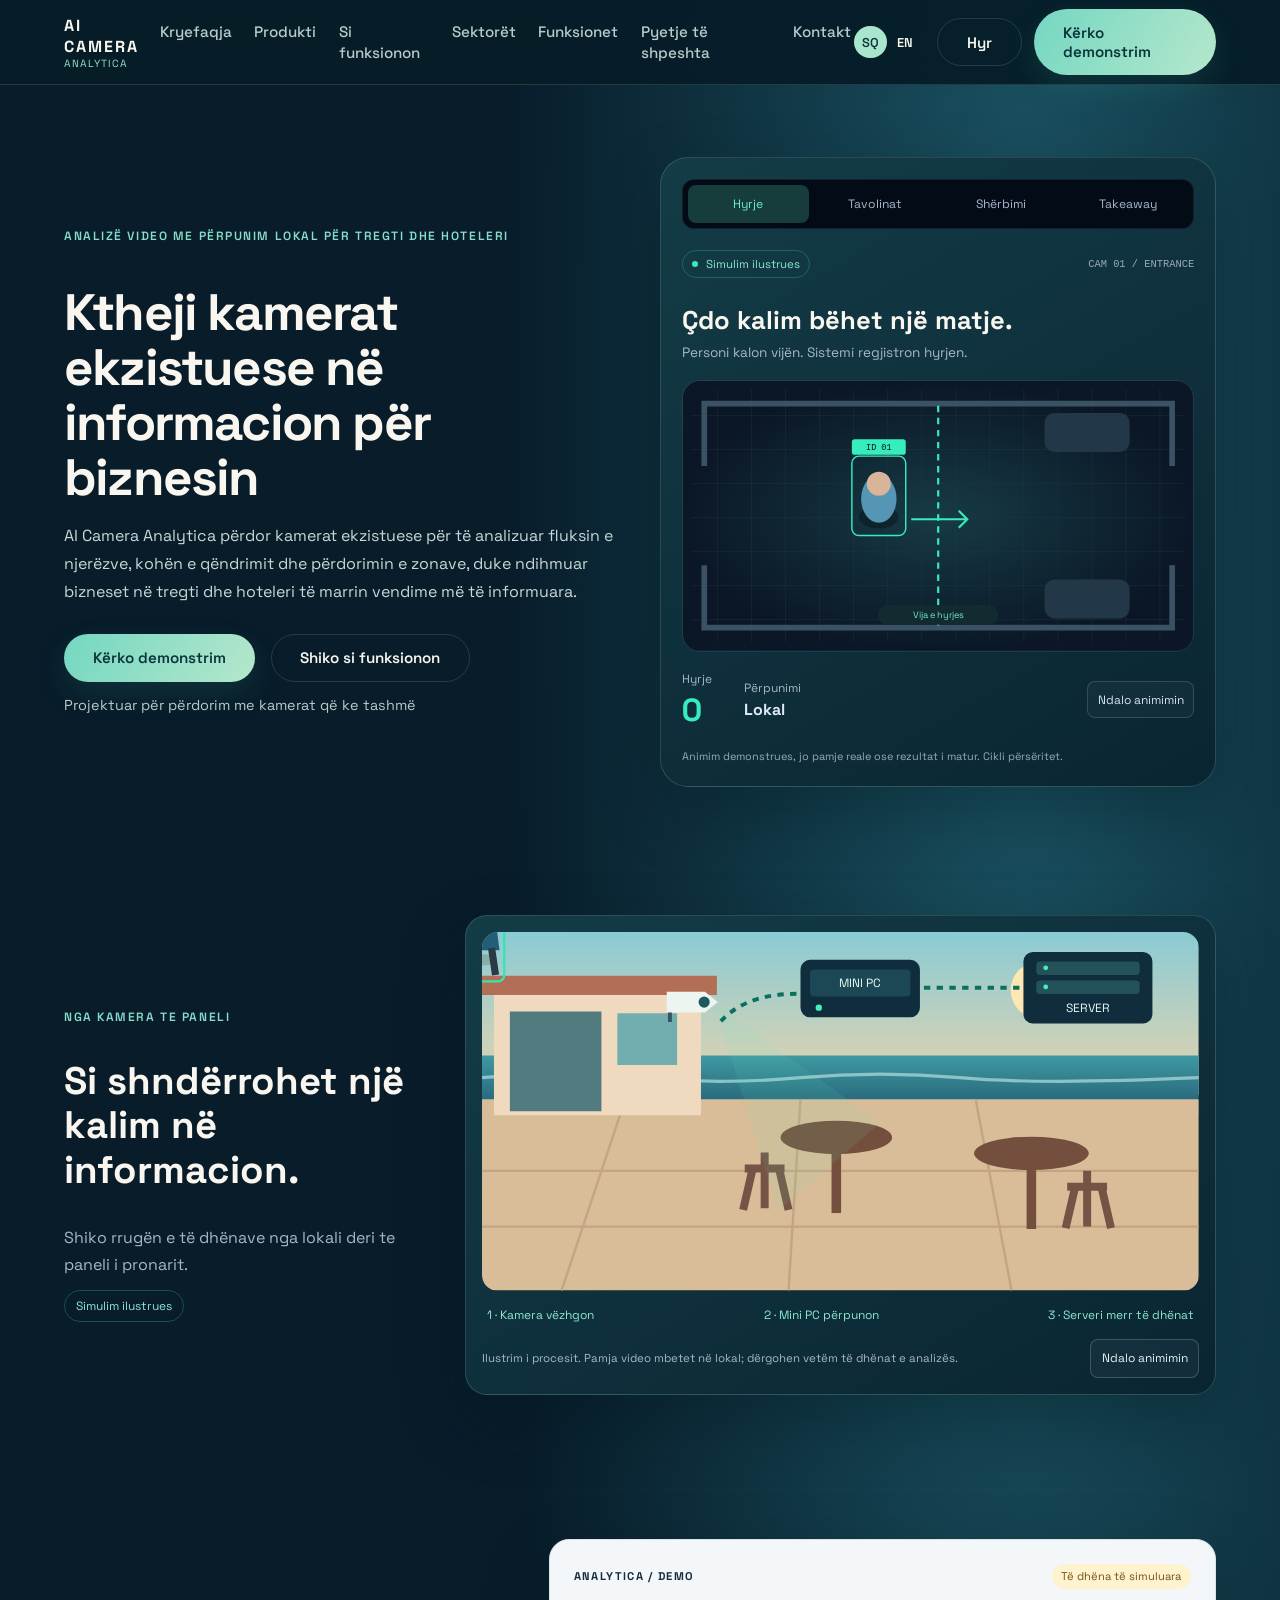
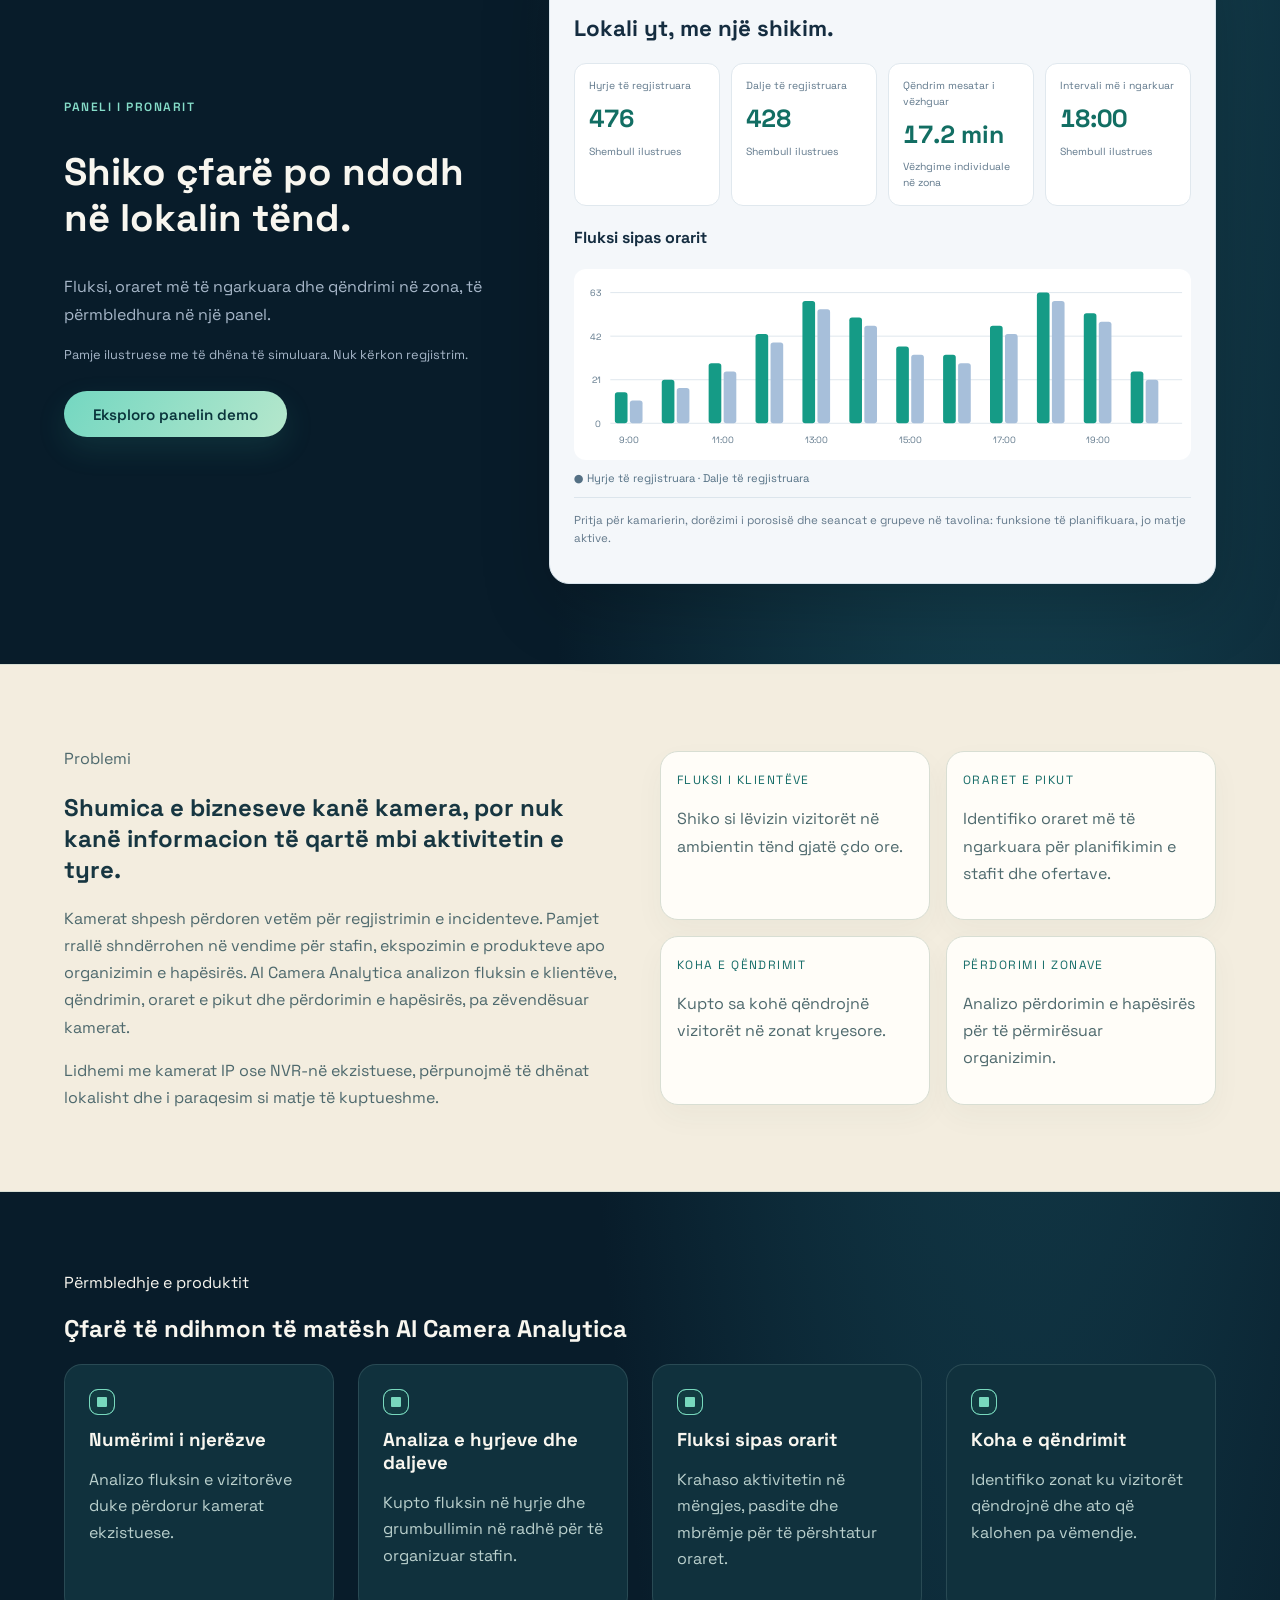
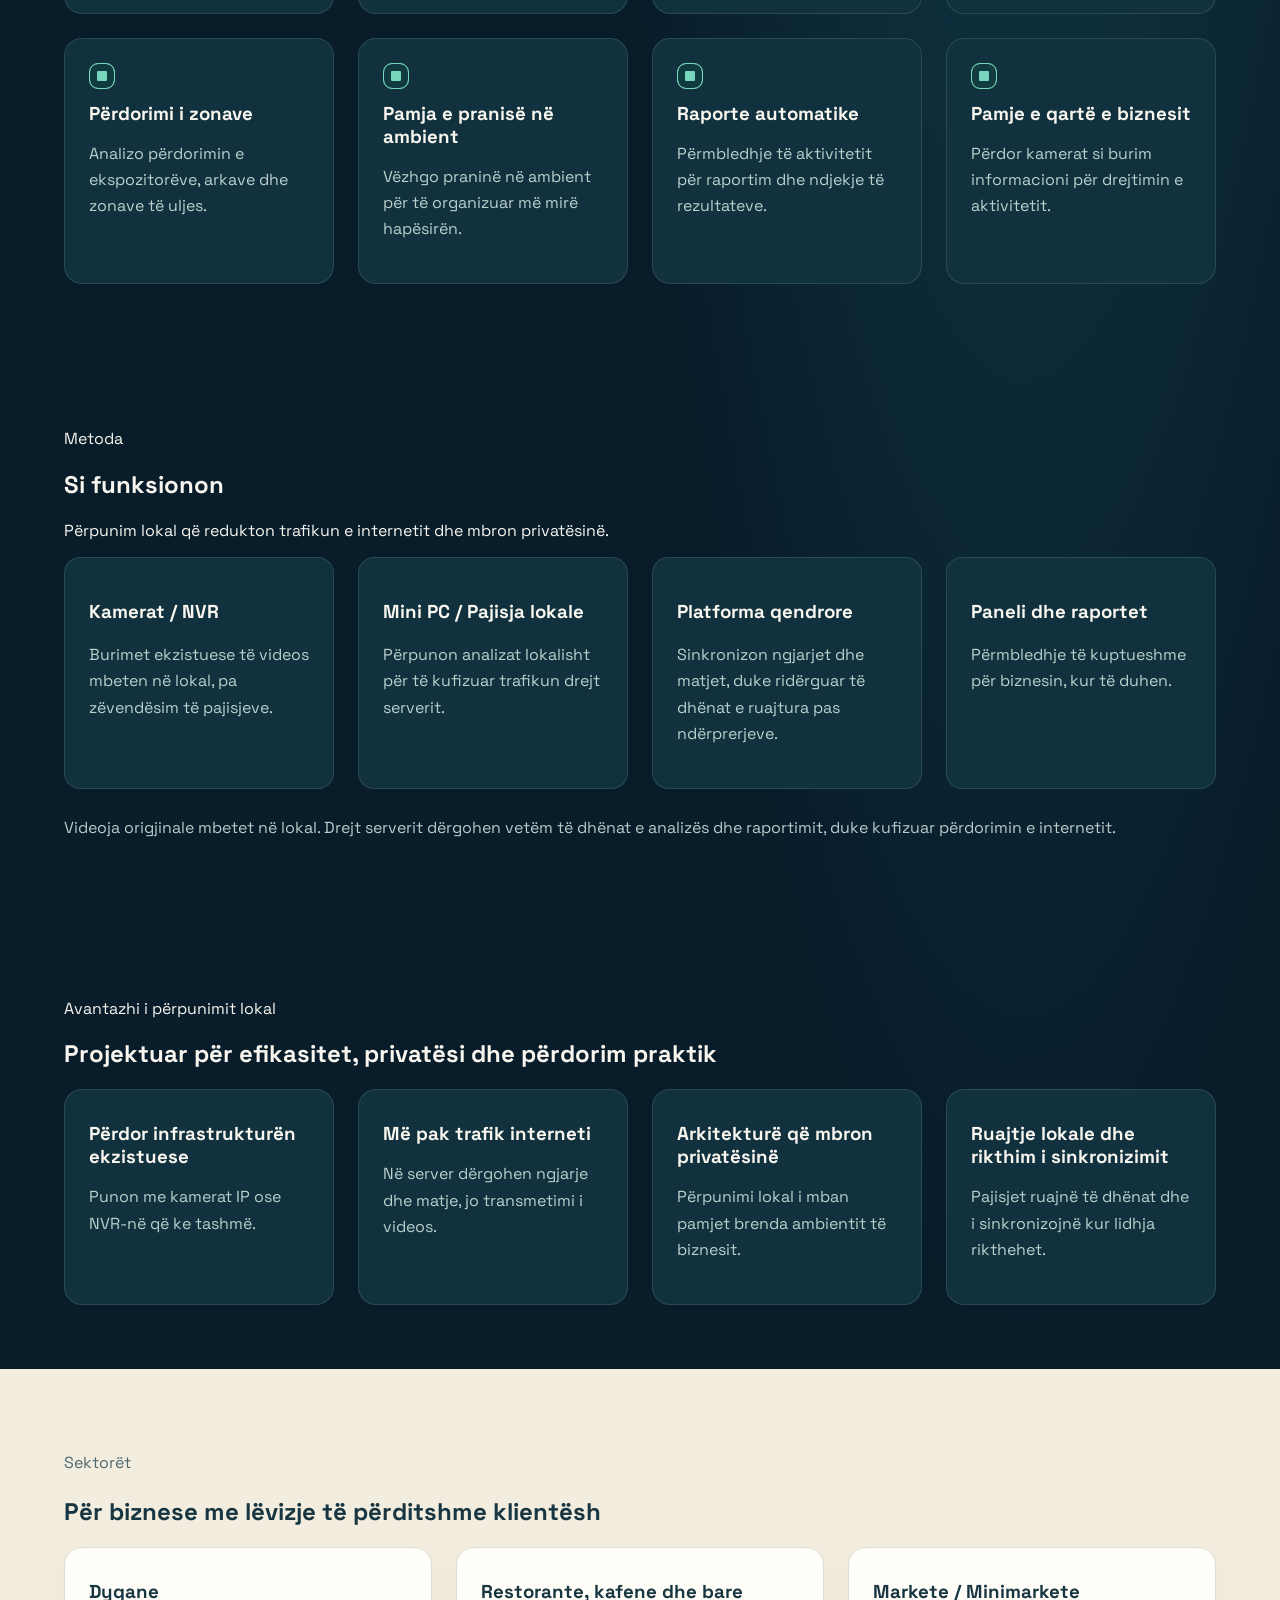
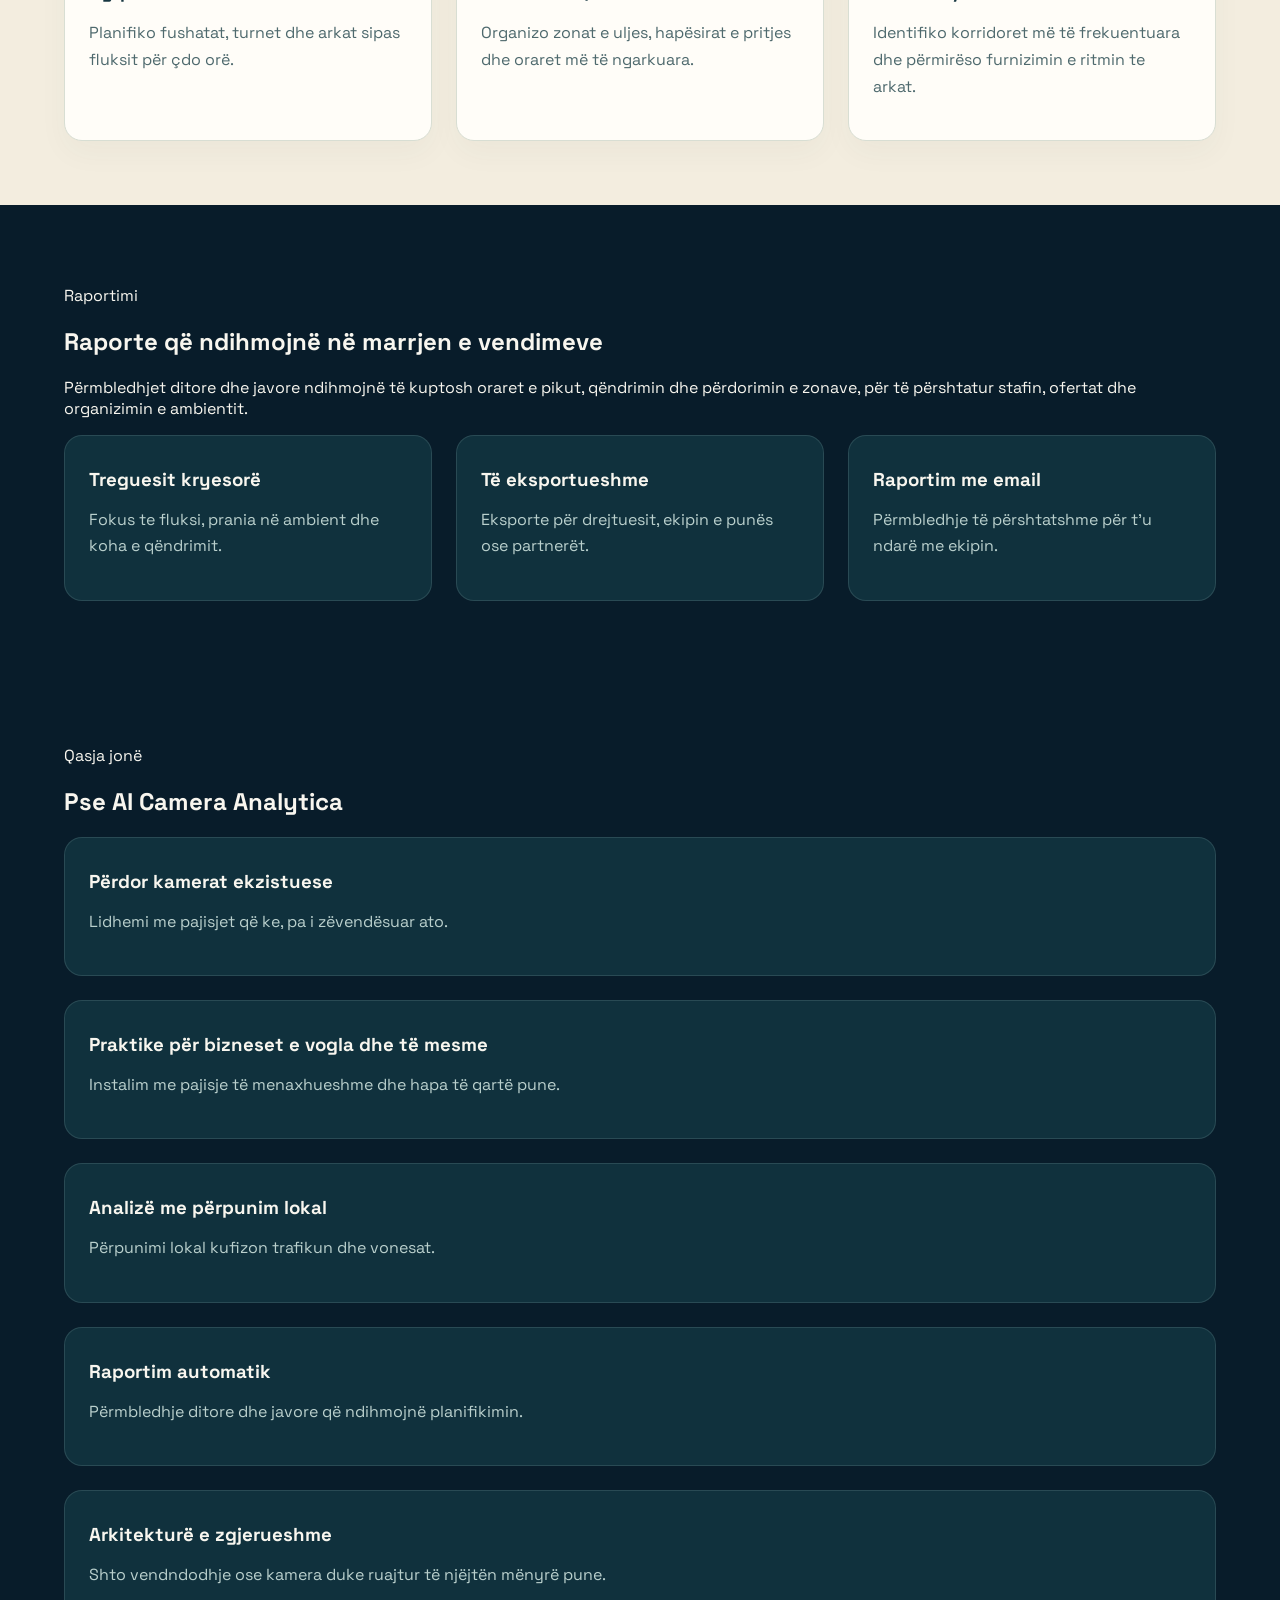
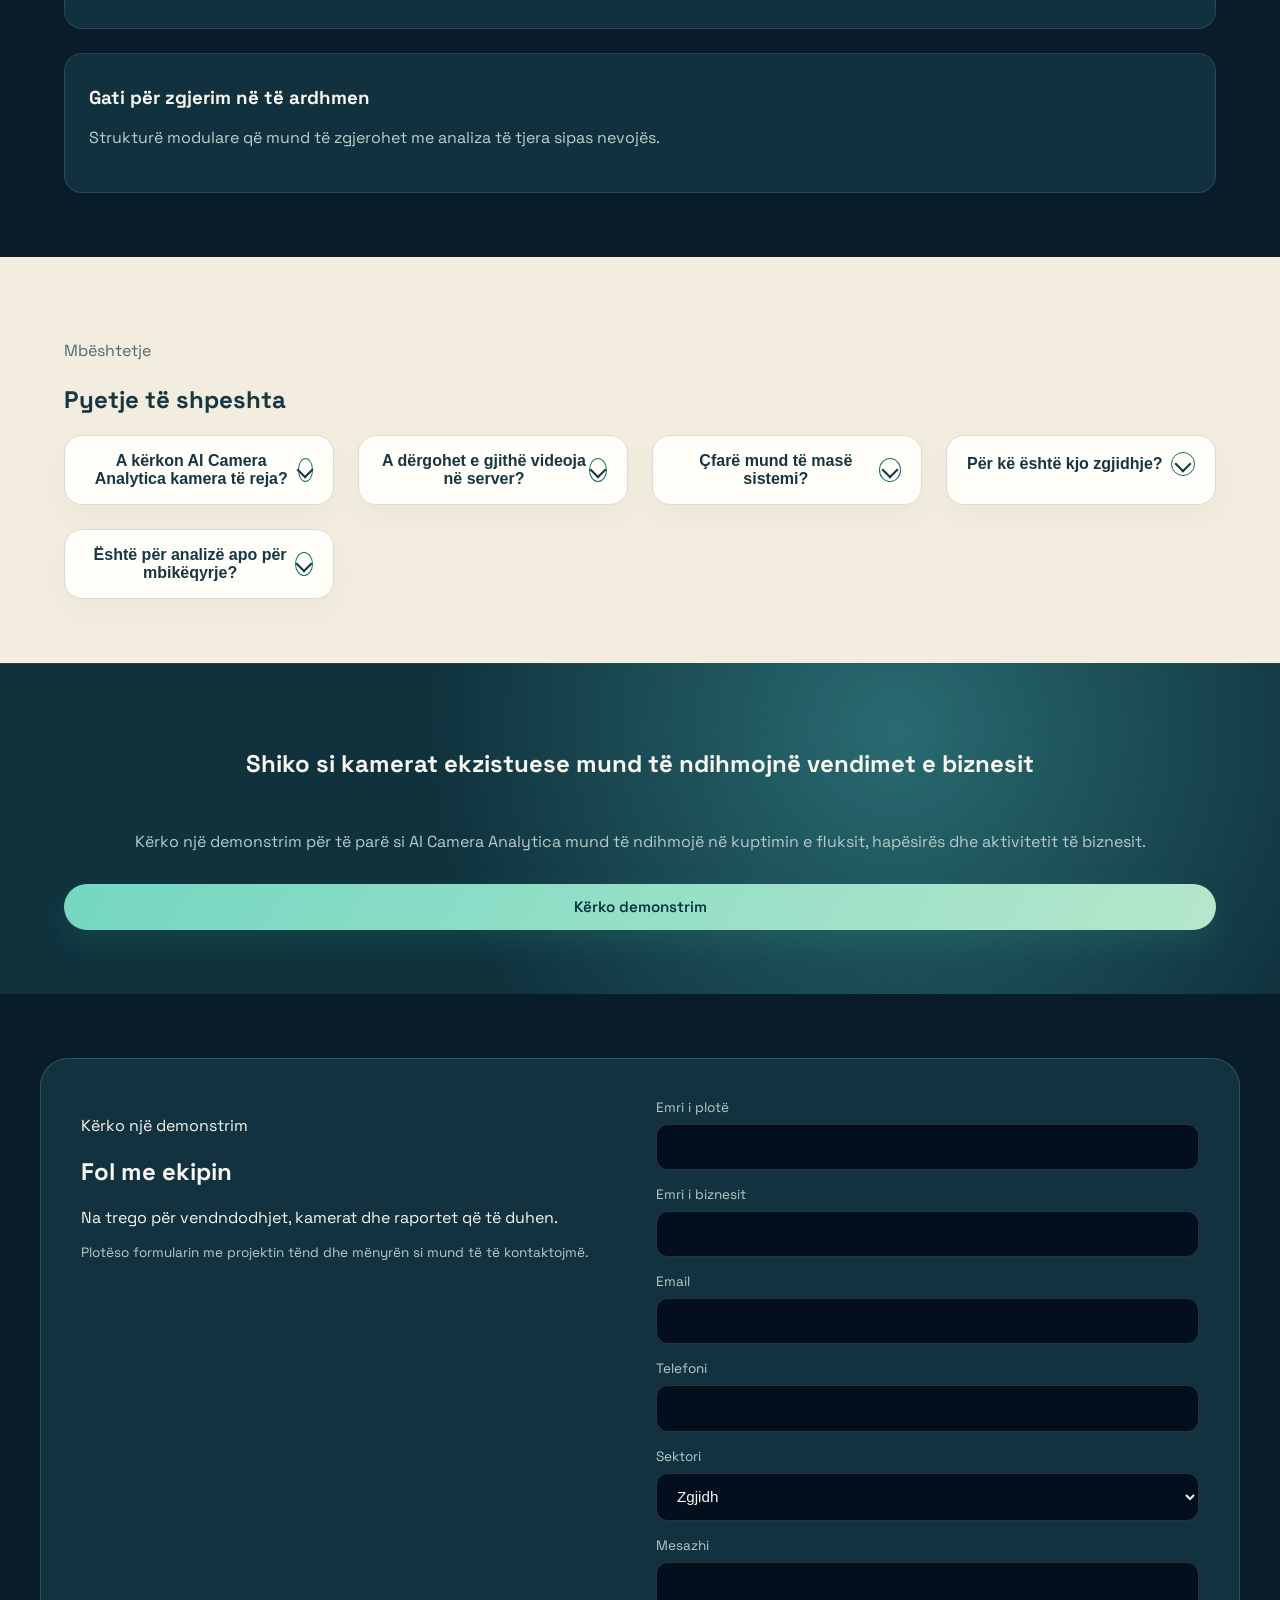
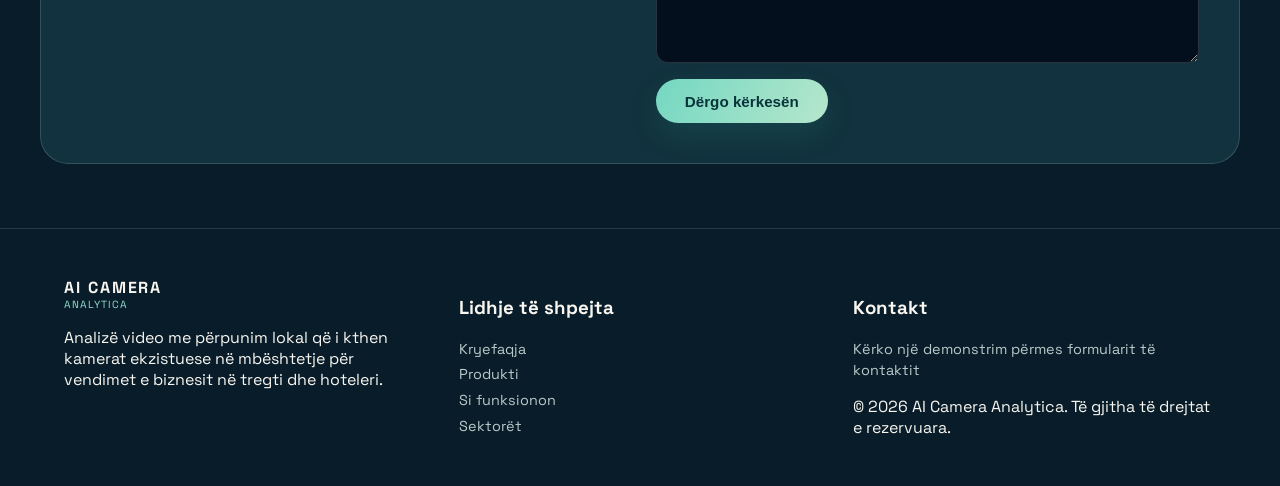
<file: cloud/cloud_api/public/index.html>
<!DOCTYPE html>
<html lang="sq">
  <head>
    <meta charset="UTF-8" />
    <meta http-equiv="X-UA-Compatible" content="IE=edge" />
    <meta name="viewport" content="width=device-width, initial-scale=1.0" />
    <title>AI Camera Analytica — Analizë video me përpunim lokal</title>
    <link rel="preconnect" href="https://fonts.googleapis.com" />
    <link rel="preconnect" href="https://fonts.gstatic.com" crossorigin />
    <link
      href="https://fonts.googleapis.com/css2?family=Space+Grotesk:wght@400;500;600;700&display=swap"
      rel="stylesheet"
    />
    <link rel="stylesheet" href="styles.css" />
    <link rel="icon" href="data:," />
    <meta name="description" content="Analizë video me përpunim lokal që i kthen kamerat ekzistuese në informacion të dobishëm për tregtinë dhe hotelerinë." data-meta-en="Edge-first video analytics that turns existing cameras into actionable insights for retail and hospitality teams." data-meta-sq="Analizë video me përpunim lokal që i kthen kamerat ekzistuese në informacion të dobishëm për tregtinë dhe hotelerinë." />
    <meta name="theme-color" content="#01040c" />
    <meta property="og:title" content="AI Camera Analytica — Analizë video me përpunim lokal" data-meta-en="AI Camera Analytica | Edge-first Video Intelligence" data-meta-sq="AI Camera Analytica — Analizë video me përpunim lokal" />
    <meta property="og:description" content="Analizo fluksin e njerëzve, kohën e qëndrimit dhe përdorimin e zonave me kamerat ekzistuese." data-meta-en="Transform your current camera feeds into people flow, dwell-time, and zone usage intelligence without replacing infrastructure." data-meta-sq="Analizo fluksin e njerëzve, kohën e qëndrimit dhe përdorimin e zonave me kamerat ekzistuese." />
    <meta property="og:type" content="website" />
    <meta name="twitter:card" content="summary" />
    <meta name="twitter:title" content="AI Camera Analytica — Analizë video me përpunim lokal" data-meta-en="AI Camera Analytica | Edge-first Video Intelligence" data-meta-sq="AI Camera Analytica — Analizë video me përpunim lokal" />
    <meta name="twitter:description" content="Analizo aktivitetin me kamerat ekzistuese dhe përpunim lokal që mbron privatësinë." data-meta-en="Deploy operational analytics on your existing cameras with a privacy-conscious, edge-first engine." data-meta-sq="Analizo aktivitetin me kamerat ekzistuese dhe përpunim lokal që mbron privatësinë." />
  </head>
  <body>
    <a class="skip-link" href="#main-content">Kalo te përmbajtja</a>
    <div class="page-shell">
      <header class="site-header" id="home">
        <div class="container nav-wrapper">
          <a class="logo-wrap" href="#home">
            <div class="logo-copy">
              <strong>AI Camera</strong>
              <span>Analytica</span>
            </div>
          </a>
          <nav class="primary-nav" aria-label="Navigimi kryesor" id="primary-navigation">
            <ul>
              <li><a href="#home">Kryefaqja</a></li>
              <li><a href="#product">Produkti</a></li>
              <li><a href="#how-it-works">Si funksionon</a></li>
              <li><a href="#industries">Sektorët</a></li>
              <li><a href="#features">Funksionet</a></li>
              <li><a href="#faq">Pyetje të shpeshta</a></li>
              <li><a href="#contact">Kontakt</a></li>
            </ul>
          </nav>
          <div class="nav-actions">
            <div class="language-switch" role="group" aria-label="Gjuha / Language"><button type="button" data-language="sq" aria-pressed="true" lang="sq">SQ</button><button type="button" data-language="en" aria-pressed="false" lang="en">EN</button></div>
            <a class="btn ghost login-link" href="/login">Hyr</a>
            <a class="btn primary nav-cta" href="#contact">Kërko demonstrim</a>
            <button
              class="nav-toggle"
              aria-label="Hap menunë"
              aria-controls="mobile-navigation"
              aria-expanded="false"
            >
              <span></span>
              <span></span>
              <span></span>
            </button>
          </div>
        </div>
        <div class="nav-menu" id="mobile-navigation" data-nav-menu role="dialog" aria-modal="true" aria-label="Menuja për telefon" hidden inert>
          <div class="nav-menu-header">
            <a class="logo-wrap compact" href="#home">
              <div class="logo-copy">
                <strong>AI Camera</strong>
                <span>Analytica</span>
              </div>
            </a>
            <button
              class="nav-toggle close"
              aria-label="Mbyll menunë"
              aria-controls="mobile-navigation"
              aria-expanded="true"
            >
              <span></span>
              <span></span>
            </button>
          </div>
          <ul>
            <li><a href="#home">Kryefaqja</a></li>
            <li><a href="#product">Produkti</a></li>
            <li><a href="#how-it-works">Si funksionon</a></li>
            <li><a href="#industries">Sektorët</a></li>
            <li><a href="#features">Funksionet</a></li>
            <li><a href="#faq">Pyetje të shpeshta</a></li>
            <li><a href="#contact">Kontakt</a></li>
              <li><a href="/login">Hyr</a></li>
          </ul>
          <a class="btn primary nav-cta" href="#contact">Kërko demonstrim</a>
        </div>
        <div class="nav-backdrop" data-nav-backdrop></div>
      </header>

      <main id="main-content">
        <section class="hero-section">
          <div class="hero-content">
            <p class="eyebrow">Analizë video me përpunim lokal për tregti dhe hoteleri</p>
            <h1>Ktheji kamerat ekzistuese në informacion për biznesin</h1>
            <p class="lead">
              AI Camera Analytica përdor kamerat ekzistuese për të analizuar fluksin e njerëzve, kohën e qëndrimit dhe përdorimin e zonave, duke ndihmuar bizneset në tregti dhe hoteleri të marrin vendime më të informuara.
            </p>
            <div class="hero-ctas">
              <a class="btn primary" href="#contact">Kërko demonstrim</a>
              <a class="btn ghost" href="#how-it-works">Shiko si funksionon</a>
            </div>
            <p class="hero-trust">Projektuar për përdorim me kamerat që ke tashmë</p>
          </div>
          <section class="hero-visual camera-demo" aria-label="Simulime të aktivitetit">
<div class="simulation-tabs" role="tablist" aria-label="Zgjidh simulimin"><button type="button" role="tab" id="tab-entries" aria-controls="simulation-entries" aria-selected="true" tabindex="0">Hyrje</button><button type="button" role="tab" id="tab-tables" aria-controls="simulation-tables" aria-selected="false" tabindex="-1">Tavolinat</button><button type="button" role="tab" id="tab-service" aria-controls="simulation-service" aria-selected="false" tabindex="-1">Shërbimi</button><button type="button" role="tab" id="tab-takeaway" aria-controls="simulation-takeaway" aria-selected="false" tabindex="-1">Takeaway</button></div>
<div id="simulation-entries" role="tabpanel" aria-labelledby="tab-entries" tabindex="0">
            <div class="demo-heading"><span class="demo-badge"><i></i><span>Simulim ilustrues</span></span><span class="demo-camera">CAM 01 / ENTRANCE</span></div>
            <h2>Çdo kalim bëhet një matje.</h2>
            <p class="demo-intro">Personi kalon vijën. Sistemi regjistron hyrjen.</p>
            <svg class="demo-scene" viewBox="0 0 720 380" aria-hidden="true">
              <defs>
                <pattern id="demo-floor" width="48" height="48" patternUnits="userSpaceOnUse"><path d="M48 0H0V48" fill="none" stroke="#20364b" stroke-width="1"/></pattern>
                <radialGradient id="demo-light"><stop stop-color="#163b45"/><stop offset="1" stop-color="#0b1726"/></radialGradient>
              </defs>
              <rect width="720" height="380" rx="18" fill="url(#demo-light)"/>
              <rect x="12" y="12" width="696" height="356" rx="12" fill="url(#demo-floor)"/>
              <path d="M30 120V32H690V120 M30 260V348H690V260" fill="none" stroke="#3b5265" stroke-width="8"/>
              <rect x="510" y="45" width="120" height="55" rx="14" fill="#223848"/>
              <rect x="510" y="280" width="120" height="55" rx="14" fill="#223848"/>
              <path d="M360 35V345" class="demo-count-line" stroke="#38edbd" stroke-width="3" stroke-dasharray="9 8"/>
              <path d="M322 195H401 M389 183L401 195L389 207" fill="none" stroke="#38edbd" stroke-width="3"/>
              <g id="demo-person-1" class="demo-person" visibility="hidden">
                <ellipse cy="32" rx="28" ry="16" fill="#000" opacity=".3"/>
                <ellipse cy="6" rx="25" ry="34" fill="#5496b4"/><circle cy="-15" r="17" fill="#d8b599"/>
                <rect x="-38" y="-54" width="76" height="112" rx="10" fill="none" stroke="#38edbd" stroke-width="2"/>
                <rect x="-38" y="-78" width="76" height="22" rx="4" fill="#38edbd"/><text y="-63" text-anchor="middle" fill="#08111d" font-size="12" font-family="monospace">ID 01</text>
              </g>
              <g id="demo-person-2" class="demo-person" visibility="hidden">
                <ellipse cy="32" rx="28" ry="16" fill="#000" opacity=".3"/>
                <ellipse cy="6" rx="25" ry="34" fill="#bc8f66"/><circle cy="-15" r="17" fill="#d6bba1"/>
                <rect x="-38" y="-54" width="76" height="112" rx="10" fill="none" stroke="#38edbd" stroke-width="2"/>
                <rect x="-38" y="-78" width="76" height="22" rx="4" fill="#38edbd"/><text y="-63" text-anchor="middle" fill="#08111d" font-size="12" font-family="monospace">ID 02</text>
              </g>
              <rect x="275" y="316" width="170" height="28" rx="14" fill="#122b30"/><text x="360" y="335" text-anchor="middle" fill="#73e5c5" font-size="13">Vija e hyrjes</text>
            </svg>
            <div class="demo-metrics"><div><span>Hyrje</span><strong id="demo-count">0</strong></div><div><span>Përpunimi</span><strong class="demo-local">Lokal</strong></div><button id="demo-toggle" type="button" aria-pressed="false">Ndalo animimin</button></div>
            <p class="demo-disclaimer">Animim demonstrues, jo pamje reale ose rezultat i matur. Cikli përsëritet.</p>
</div>
<div class="restaurant-demos" hidden>
<article class="restaurant-demo-card" id="simulation-tables" role="tabpanel" aria-labelledby="tab-tables" tabindex="0" hidden><span class="demo-badge">Simulim ilustrues</span><h3>Tavolinat dhe qëndrimi</h3><p>Disa tavolina, grupe të ndryshme, kohë të ndryshme.</p><svg id="tables-demo" viewBox="0 0 340 280" role="img" aria-label="Simulim i përdorimit të tavolinave"></svg><p class="restaurant-demo-caption" id="tables-demo-status"></p></article>
<article class="restaurant-demo-card" id="simulation-service" role="tabpanel" aria-labelledby="tab-service" tabindex="0" hidden><span class="demo-badge">Simulim ilustrues</span><h3>Pritja dhe konsumimi</h3><p>Nga ulja, te afrimi i kamarierit dhe largimi.</p><svg id="service-demo" viewBox="0 0 340 280" role="img" aria-label="Simulim i pritjes për shërbim"></svg><p class="restaurant-demo-caption" id="service-demo-status"></p></article>
<article class="restaurant-demo-card" id="simulation-takeaway" role="tabpanel" aria-labelledby="tab-takeaway" tabindex="0" hidden><span class="demo-badge">Simulim ilustrues</span><h3>Takeaway në banak</h3><p>Ardhja, pritja në zonën e banakut dhe dalja.</p><svg id="takeaway-demo" viewBox="0 0 340 280" role="img" aria-label="Simulim i pritjes në banak"></svg><p class="restaurant-demo-caption" id="takeaway-demo-status"></p></article>
<button id="restaurant-demo-toggle" type="button" aria-pressed="false">Ndalo animimin</button>
<p class="restaurant-demo-note">Simulime ilustruese me kohë të përshpejtuar. Pikat përfaqësojnë klientë; matja automatike e shërbimit dhe seancave në tavolinë ende nuk është aktive.</p>
</div>
          </section>
        </section>


        <section class="journey-section container" id="process-demo" aria-labelledby="journey-title">
          <div class="journey-copy"><p class="eyebrow">Nga kamera te paneli</p><h2 id="journey-title">Si shndërrohet një kalim në informacion.</h2><p>Shiko rrugën e të dhënave nga lokali deri te paneli i pronarit.</p><span class="journey-label">Simulim ilustrues</span></div>
          <div class="journey-card" id="journey-card">
            <svg viewBox="0 0 900 450" role="img" aria-label="Një vizitor kalon kamerën e lokalit; të dhënat përpunohen në Mini PC dhe dërgohen në server.">
              <defs><linearGradient id="sky" x2="0" y2="1"><stop stop-color="#8acbd4"/><stop offset="1" stop-color="#e8d4ad"/></linearGradient><linearGradient id="sea" x2="0" y2="1"><stop stop-color="#3f99a2"/><stop offset="1" stop-color="#225b72"/></linearGradient></defs>
              <rect width="900" height="450" rx="18" fill="#0a1b2a"/><path fill="url(#sky)" d="M0 0h900v205H0z"/><circle cx="700" cy="73" r="36" fill="#ffe7b4"/><path fill="url(#sea)" d="M0 155h900v75H0z"/><path d="M0 183 Q100 174 200 183T400 183T600 183T900 183" fill="none" stroke="#b2dee0" opacity=".7" stroke-width="4"/>
              <path d="M0 210H900V450H0z" fill="#d9bc98"/><path d="M0 300H900M0 370H900M180 210l-80 240M400 210l-15 240M620 210l45 240" stroke="#c3a584" stroke-width="3"/>
              <path d="M15 60H275V230H15z" fill="#efdac0"/><path d="M0 55h295v24H0z" fill="#b36f55"/><path d="M35 100h115v125H35z" fill="#527b80"/><path d="M170 102h75v65h-75z" fill="#72adb0"/>
              <g fill="#754f3e"><ellipse cx="445" cy="258" rx="70" ry="21"/><path d="M439 258h12v95h-12z"/><ellipse cx="690" cy="278" rx="72" ry="21"/><path d="M684 278h12v95h-12z"/></g>
              <g stroke="#755345" stroke-width="10" fill="none"><path d="M355 277v70m-25-50h50m-40 0-12 52m45-52 12 52M760 300v70m-25-50h50m-40 0-12 52m45-52 12 52"/></g>
              <g transform="translate(232 75)"><path d="M0 0h48l16 13-16 13H0z" fill="#edf5f1"/><circle cx="47" cy="13" r="7" fill="#1d5961"/><path d="M4 26v12" stroke="#385562" stroke-width="5"/></g>
              <path d="M292 90L500 240 372 350z" fill="#64f0c0" opacity=".09" stroke="#54e1c0" stroke-dasharray="7 7"/>
              <g class="journey-person"><ellipse cx="0" cy="35" rx="19" ry="7" fill="#604c3d" opacity=".25"/><circle cy="-40" r="14" fill="#e8b796"/><path d="M-16-24q16-10 32 0l6 47h-44z" fill="#245e76"/><path d="M-12 20l-5 34M12 20l5 34" stroke="#293b49" stroke-width="9"/><rect x="-28" y="-63" width="56" height="125" rx="8" fill="none" stroke="#35e5b2" stroke-width="3"/></g>
              <path d="M300 112 Q335 74 410 78" class="journey-signal" fill="none" stroke="#0b705f" stroke-width="5" stroke-dasharray="8 8"/>
              <g transform="translate(400 35)"><rect width="150" height="72" rx="12" fill="#102d3e"/><rect x="12" y="12" width="126" height="34" rx="5" fill="#1b4854"/><circle cx="23" cy="60" r="4" fill="#47efbd"/><text x="75" y="34" text-anchor="middle" fill="#e4f9f3" font-size="15">MINI PC</text></g>
              <path d="M555 70H680" class="journey-signal" fill="none" stroke="#0b705f" stroke-width="5" stroke-dasharray="8 8"/>
              <g transform="translate(680 25)"><rect width="162" height="90" rx="12" fill="#102d3e"/><rect x="16" y="12" width="130" height="17" rx="5" fill="#24525b"/><rect x="16" y="36" width="130" height="17" rx="5" fill="#24525b"/><circle cx="28" cy="20" r="3" fill="#47efbd"/><circle cx="28" cy="44" r="3" fill="#47efbd"/><text x="81" y="75" text-anchor="middle" fill="#e4f9f3" font-size="15">SERVER</text></g>
            </svg>
            <div class="journey-steps"><span>1 · Kamera vëzhgon</span><span>2 · Mini PC përpunon</span><span>3 · Serveri merr të dhënat</span></div>
            <div class="journey-foot"><p>Ilustrim i procesit. Pamja video mbetet në lokal; dërgohen vetëm të dhënat e analizës.</p><button type="button" id="journey-toggle" aria-pressed="false">Ndalo animimin</button></div>
          </div>
        </section>

        <section class="owner-preview-section container" aria-labelledby="owner-preview-title">
          <div class="owner-preview-copy"><p class="eyebrow">Paneli i pronarit</p><h2 id="owner-preview-title">Shiko çfarë po ndodh në lokalin tënd.</h2><p>Fluksi, oraret më të ngarkuara dhe qëndrimi në zona, të përmbledhura në një panel.</p><p class="owner-preview-note">Pamje ilustruese me të dhëna të simuluara. Nuk kërkon regjistrim.</p><a class="btn primary" href="/owner-demo">Eksploro panelin demo</a></div>
          <section data-owner-demo="compact" aria-label="Pamje demonstrimi e panelit"></section>
        </section>

        <section class="problem-section" id="product">
          <div class="container split">
            <div>
              <p class="eyebrow">Problemi</p>
              <h2>Shumica e bizneseve kanë kamera, por nuk kanë informacion të qartë mbi aktivitetin e tyre.</h2>
              <p>
                Kamerat shpesh përdoren vetëm për regjistrimin e incidenteve. Pamjet rrallë shndërrohen në vendime për stafin, ekspozimin e produkteve apo organizimin e hapësirës. AI Camera Analytica analizon fluksin e klientëve, qëndrimin, oraret e pikut dhe përdorimin e hapësirës, pa zëvendësuar kamerat.
              </p>
              <p>
                Lidhemi me kamerat IP ose NVR-në ekzistuese, përpunojmë të dhënat lokalisht dhe i paraqesim si matje të kuptueshme.
              </p>
            </div>
            <div class="problem-grid">
              <article>
                <span class="metric">Fluksi i klientëve</span>
                <p>Shiko si lëvizin vizitorët në ambientin tënd gjatë çdo ore.</p>
              </article>
              <article>
                <span class="metric">Oraret e pikut</span>
                <p>Identifiko oraret më të ngarkuara për planifikimin e stafit dhe ofertave.</p>
              </article>
              <article>
                <span class="metric">Koha e qëndrimit</span>
                <p>Kupto sa kohë qëndrojnë vizitorët në zonat kryesore.</p>
              </article>
              <article>
                <span class="metric">Përdorimi i zonave</span>
                <p>Analizo përdorimin e hapësirës për të përmirësuar organizimin.</p>
              </article>
            </div>
          </div>
        </section>

        <section class="feature-section" id="features">
          <div class="container">
            <p class="eyebrow">Përmbledhje e produktit</p>
            <h2>Çfarë të ndihmon të matësh AI Camera Analytica</h2>
            <div class="feature-grid">
              <article>
                <span class="icon-dot"></span>
                <h3>Numërimi i njerëzve</h3>
                <p>Analizo fluksin e vizitorëve duke përdorur kamerat ekzistuese.</p>
              </article>
              <article>
                <span class="icon-dot"></span>
                <h3>Analiza e hyrjeve dhe daljeve</h3>
                <p>Kupto fluksin në hyrje dhe grumbullimin në radhë për të organizuar stafin.</p>
              </article>
              <article>
                <span class="icon-dot"></span>
                <h3>Fluksi sipas orarit</h3>
                <p>Krahaso aktivitetin në mëngjes, pasdite dhe mbrëmje për të përshtatur oraret.</p>
              </article>
              <article>
                <span class="icon-dot"></span>
                <h3>Koha e qëndrimit</h3>
                <p>Identifiko zonat ku vizitorët qëndrojnë dhe ato që kalohen pa vëmendje.</p>
              </article>
              <article>
                <span class="icon-dot"></span>
                <h3>Përdorimi i zonave</h3>
                <p>Analizo përdorimin e ekspozitorëve, arkave dhe zonave të uljes.</p>
              </article>
              <article>
                <span class="icon-dot"></span>
                <h3>Pamja e pranisë në ambient</h3>
                <p>Vëzhgo praninë në ambient për të organizuar më mirë hapësirën.</p>
              </article>
              <article>
                <span class="icon-dot"></span>
                <h3>Raporte automatike</h3>
                <p>Përmbledhje të aktivitetit për raportim dhe ndjekje të rezultateve.</p>
              </article>
              <article>
                <span class="icon-dot"></span>
                <h3>Pamje e qartë e biznesit</h3>
                <p>Përdor kamerat si burim informacioni për drejtimin e aktivitetit.</p>
              </article>
            </div>
          </div>
        </section>

        <section class="flow-section" id="how-it-works">
          <div class="container">
            <p class="eyebrow">Metoda</p>
            <h2>Si funksionon</h2>
            <p class="lead">Përpunim lokal që redukton trafikun e internetit dhe mbron privatësinë.</p>
            <div class="flow-grid">
              <article>
                <h3>Kamerat / NVR</h3>
                <p>Burimet ekzistuese të videos mbeten në lokal, pa zëvendësim të pajisjeve.</p>
              </article>
              <article>
                <h3>Mini PC / Pajisja lokale</h3>
                <p>Përpunon analizat lokalisht për të kufizuar trafikun drejt serverit.</p>
              </article>
              <article>
                <h3>Platforma qendrore</h3>
                <p>Sinkronizon ngjarjet dhe matjet, duke ridërguar të dhënat e ruajtura pas ndërprerjeve.</p>
              </article>
              <article>
                <h3>Paneli dhe raportet</h3>
                <p>Përmbledhje të kuptueshme për biznesin, kur të duhen.</p>
              </article>
            </div>
            <p class="flow-note">
              Videoja origjinale mbetet në lokal. Drejt serverit dërgohen vetëm të dhënat e analizës dhe raportimit, duke kufizuar përdorimin e internetit.
            </p>
          </div>
        </section>

        <section class="value-section">
          <div class="container">
            <p class="eyebrow">Avantazhi i përpunimit lokal</p>
            <h2>Projektuar për efikasitet, privatësi dhe përdorim praktik</h2>
            <div class="value-grid">
              <article>
                <h3>Përdor infrastrukturën ekzistuese</h3>
                <p>Punon me kamerat IP ose NVR-në që ke tashmë.</p>
              </article>
              <article>
                <h3>Më pak trafik interneti</h3>
                <p>Në server dërgohen ngjarje dhe matje, jo transmetimi i videos.</p>
              </article>
              <article>
                <h3>Arkitekturë që mbron privatësinë</h3>
                <p>Përpunimi lokal i mban pamjet brenda ambientit të biznesit.</p>
              </article>
              <article>
                <h3>Ruajtje lokale dhe rikthim i sinkronizimit</h3>
                <p>Pajisjet ruajnë të dhënat dhe i sinkronizojnë kur lidhja rikthehet.</p>
              </article>
            </div>
          </div>
        </section>

        <section class="industries-section" id="industries">
          <div class="container">
            <p class="eyebrow">Sektorët</p>
            <h2>Për biznese me lëvizje të përditshme klientësh</h2>
            <div class="industry-grid">
              <article>
                <h3>Dyqane</h3>
                <p>Planifiko fushatat, turnet dhe arkat sipas fluksit për çdo orë.</p>
              </article>
              <article>
                <h3>Restorante, kafene dhe bare</h3>
                <p>Organizo zonat e uljes, hapësirat e pritjes dhe oraret më të ngarkuara.</p>
              </article>
              <article>
                <h3>Markete / Minimarkete</h3>
                <p>Identifiko korridoret më të frekuentuara dhe përmirëso furnizimin e ritmin te arkat.</p>
              </article>
            </div>
          </div>
        </section>

        <section class="reporting-section">
          <div class="container">
            <p class="eyebrow">Raportimi</p>
            <h2>Raporte që ndihmojnë në marrjen e vendimeve</h2>
            <p>
              Përmbledhjet ditore dhe javore ndihmojnë të kuptosh oraret e pikut, qëndrimin dhe përdorimin e zonave, për të përshtatur stafin, ofertat dhe organizimin e ambientit.
            </p>
            <div class="reporting-grid">
              <article>
                <h3>Treguesit kryesorë</h3>
                <p>Fokus te fluksi, prania në ambient dhe koha e qëndrimit.</p>
              </article>
              <article>
                <h3>Të eksportueshme</h3>
                <p>Eksporte për drejtuesit, ekipin e punës ose partnerët.</p>
              </article>
              <article>
                <h3>Raportim me email</h3>
                <p>Përmbledhje të përshtatshme për t&#x27;u ndarë me ekipin.</p>
              </article>
            </div>
          </div>
        </section>

        <section class="why-section" id="why">
          <div class="container">
            <p class="eyebrow">Qasja jonë</p>
            <h2>Pse AI Camera Analytica</h2>
            <div class="why-grid">
              <article>
                <h3>Përdor kamerat ekzistuese</h3>
                <p>Lidhemi me pajisjet që ke, pa i zëvendësuar ato.</p>
              </article>
              <article>
                <h3>Praktike për bizneset e vogla dhe të mesme</h3>
                <p>Instalim me pajisje të menaxhueshme dhe hapa të qartë pune.</p>
              </article>
              <article>
                <h3>Analizë me përpunim lokal</h3>
                <p>Përpunimi lokal kufizon trafikun dhe vonesat.</p>
              </article>
              <article>
                <h3>Raportim automatik</h3>
                <p>Përmbledhje ditore dhe javore që ndihmojnë planifikimin.</p>
              </article>
              <article>
                <h3>Arkitekturë e zgjerueshme</h3>
                <p>Shto vendndodhje ose kamera duke ruajtur të njëjtën mënyrë pune.</p>
              </article>
              <article>
                <h3>Gati për zgjerim në të ardhmen</h3>
                <p>Strukturë modulare që mund të zgjerohet me analiza të tjera sipas nevojës.</p>
              </article>
            </div>
          </div>
        </section>

        <section class="faq-section" id="faq">
          <div class="container">
            <div class="section-heading">
              <p class="eyebrow">Mbështetje</p>
              <h2>Pyetje të shpeshta</h2>
            </div>
            <div class="faq-grid">
              <article class="faq-item" data-faq>
                <button type="button" aria-expanded="false" aria-controls="faq-answer-1">
                  <span>A kërkon AI Camera Analytica kamera të reja?</span>
                  <span class="faq-arrow" aria-hidden="true"></span>
                </button>
                <p id="faq-answer-1" hidden>Jo. Mund të përdorë kamerat IP ose NVR-në ekzistuese, në varësi të aksesit në video.</p>
              </article>
              <article class="faq-item" data-faq>
                <button type="button" aria-expanded="false" aria-controls="faq-answer-2">
                  <span>A dërgohet e gjithë videoja në server?</span>
                  <span class="faq-arrow" aria-hidden="true"></span>
                </button>
                <p id="faq-answer-2" hidden>Jo. Sinkronizohen vetëm ngjarjet, matjet dhe përmbledhjet. Videoja origjinale mbetet në lokal.</p>
              </article>
              <article class="faq-item" data-faq>
                <button type="button" aria-expanded="false" aria-controls="faq-answer-3">
                  <span>Çfarë mund të masë sistemi?</span>
                  <span class="faq-arrow" aria-hidden="true"></span>
                </button>
                <p id="faq-answer-3" hidden>Fluksin e njerëzve, hyrjet dhe daljet, kohën e qëndrimit, përdorimin e zonave dhe praninë sipas orarit.</p>
              </article>
              <article class="faq-item" data-faq>
                <button type="button" aria-expanded="false" aria-controls="faq-answer-4">
                  <span>Për kë është kjo zgjidhje?</span>
                  <span class="faq-arrow" aria-hidden="true"></span>
                </button>
                <p id="faq-answer-4" hidden>Për dyqane, restorante, kafene, bare dhe markete që duan të kuptojnë fluksin e klientëve.</p>
              </article>
              <article class="faq-item" data-faq>
                <button type="button" aria-expanded="false" aria-controls="faq-answer-5">
                  <span>Është për analizë apo për mbikëqyrje?</span>
                  <span class="faq-arrow" aria-hidden="true"></span>
                </button>
                <p id="faq-answer-5" hidden>Është projektuar për analizën e aktivitetit, jo për identifikim biometrik ose gjurmim të identitetit.</p>
              </article>
            </div>
          </div>
        </section>

        <section class="final-cta">
          <div class="container">
            <h2>Shiko si kamerat ekzistuese mund të ndihmojnë vendimet e biznesit</h2>
            <p>
              Kërko një demonstrim për të parë si AI Camera Analytica mund të ndihmojë në kuptimin e fluksit, hapësirës dhe aktivitetit të biznesit.
            </p>
            <a class="btn primary" href="#contact">Kërko demonstrim</a>
          </div>
        </section>

        <section class="contact-section" id="contact">
          <div class="container">
            <div class="contact-details">
              <p class="eyebrow">Kërko një demonstrim</p>
              <h2>Fol me ekipin</h2>
              <p>Na trego për vendndodhjet, kamerat dhe raportet që të duhen.</p>
              <p class="contact-note">Plotëso formularin me projektin tënd dhe mënyrën si mund të të kontaktojmë.</p>
            </div>
            <form class="contact-form" id="contact-form" data-formspree-endpoint="https://formspree.io/f/mrpqprab" novalidate>
              <label>
                Emri i plotë
                <input type="text" name="name" autocomplete="name" required />
              </label>
              <label>
                Emri i biznesit
                <input type="text" name="company" autocomplete="organization" required />
              </label>
              <label>
                Email
                <input type="email" name="email" autocomplete="email" required />
              </label>
              <label>
                Telefoni
                <input type="tel" name="phone" autocomplete="tel" />
              </label>
              <label>
                Sektori
                <select name="industry" required>
                  <option value="">Zgjidh</option>
                  <option value="Retail">Tregti</option>
                  <option value="Restaurant / Café / Bar">Restorant / Kafene / Bar</option>
                  <option value="Market / Mini Market">Market / Minimarket</option>
                  <option value="Other">Tjetër</option>
                </select>
              </label>
              <label class="full">
                Mesazhi
                <textarea name="message" rows="4" required></textarea>
              </label>
              <div class="form-actions">
                <button class="btn primary" type="submit">Dërgo kërkesën</button>
                <p class="form-feedback" id="form-feedback" role="status" aria-live="polite"></p>
              </div>
            </form>
          </div>
        </section>
      </main>

      <footer class="site-footer">
        <div class="container footer-grid">
          <div>
            <a class="logo-wrap footer-logo" href="#home">
              <div class="logo-copy">
                <strong>AI Camera</strong>
                <span>Analytica</span>
              </div>
            </a>
            <p>
              Analizë video me përpunim lokal që i kthen kamerat ekzistuese në mbështetje për vendimet e biznesit në tregti dhe hoteleri.
            </p>
          </div>
          <div>
            <h3>Lidhje të shpejta</h3>
            <ul>
              <li><a href="#home">Kryefaqja</a></li>
              <li><a href="#product">Produkti</a></li>
              <li><a href="#how-it-works">Si funksionon</a></li>
              <li><a href="#industries">Sektorët</a></li>
            </ul>
          </div>
          <div>
            <h3>Kontakt</h3>
            <p><a href="#contact">Kërko një demonstrim përmes formularit të kontaktit</a></p>
            <p>© 2026 AI Camera Analytica. Të gjitha të drejtat e rezervuara.</p>
          </div>
        </div>
      </footer>
    </div>
    <script src="i18n.js" defer></script>
    <script src="scripts.js" defer></script>
    <script src="demo.js" defer></script>
    <script src="owner-demo.js" defer></script>
  </body>
</html>
</file>
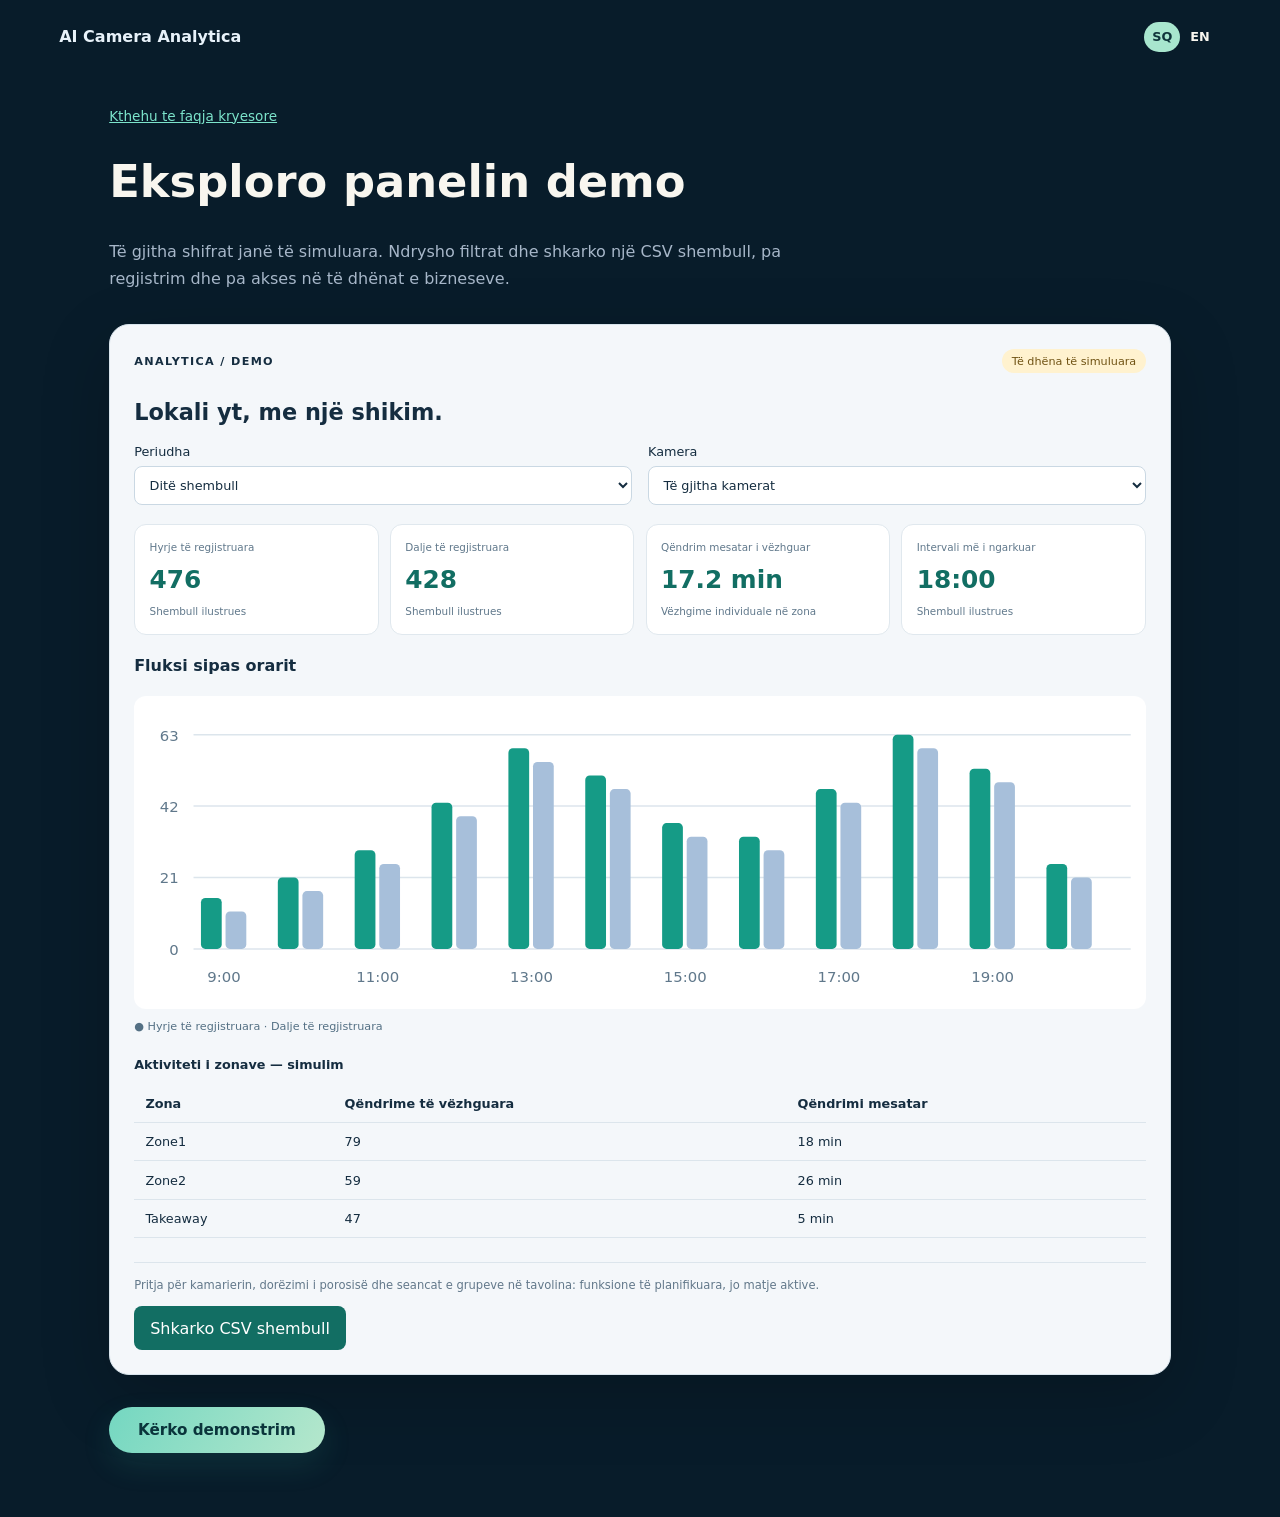
<file: owner-demo.html>
<!doctype html><html lang="sq"><head><meta charset="utf-8"><meta name="viewport" content="width=device-width,initial-scale=1"><title>AI Camera Analytica — Demo</title><link rel="icon" href="data:,"><link rel="stylesheet" href="styles.css"><script src="i18n.js" defer></script><script src="owner-demo.js" defer></script></head><body class="owner-demo-page"><header class="demo-page-header"><a href="./" class="demo-brand">AI Camera Analytica</a><div class="nav-actions"><div class="language-switch" role="group" aria-label="Gjuha / Language"><button type="button" data-language="sq" aria-pressed="true">SQ</button><button type="button" data-language="en" aria-pressed="false">EN</button></div></div></header><main class="owner-demo-main"><a href="./" class="demo-back">Kthehu te faqja kryesore</a><h1>Eksploro panelin demo</h1><p class="demo-page-note">Të gjitha shifrat janë të simuluara. Ndrysho filtrat dhe shkarko një CSV shembull, pa regjistrim dhe pa akses në të dhënat e bizneseve.</p><section data-owner-demo="full" aria-label="Panel demonstrues i pronarit"></section><a href="./#contact" class="btn primary">Kërko demonstrim</a></main></body></html>
</file>
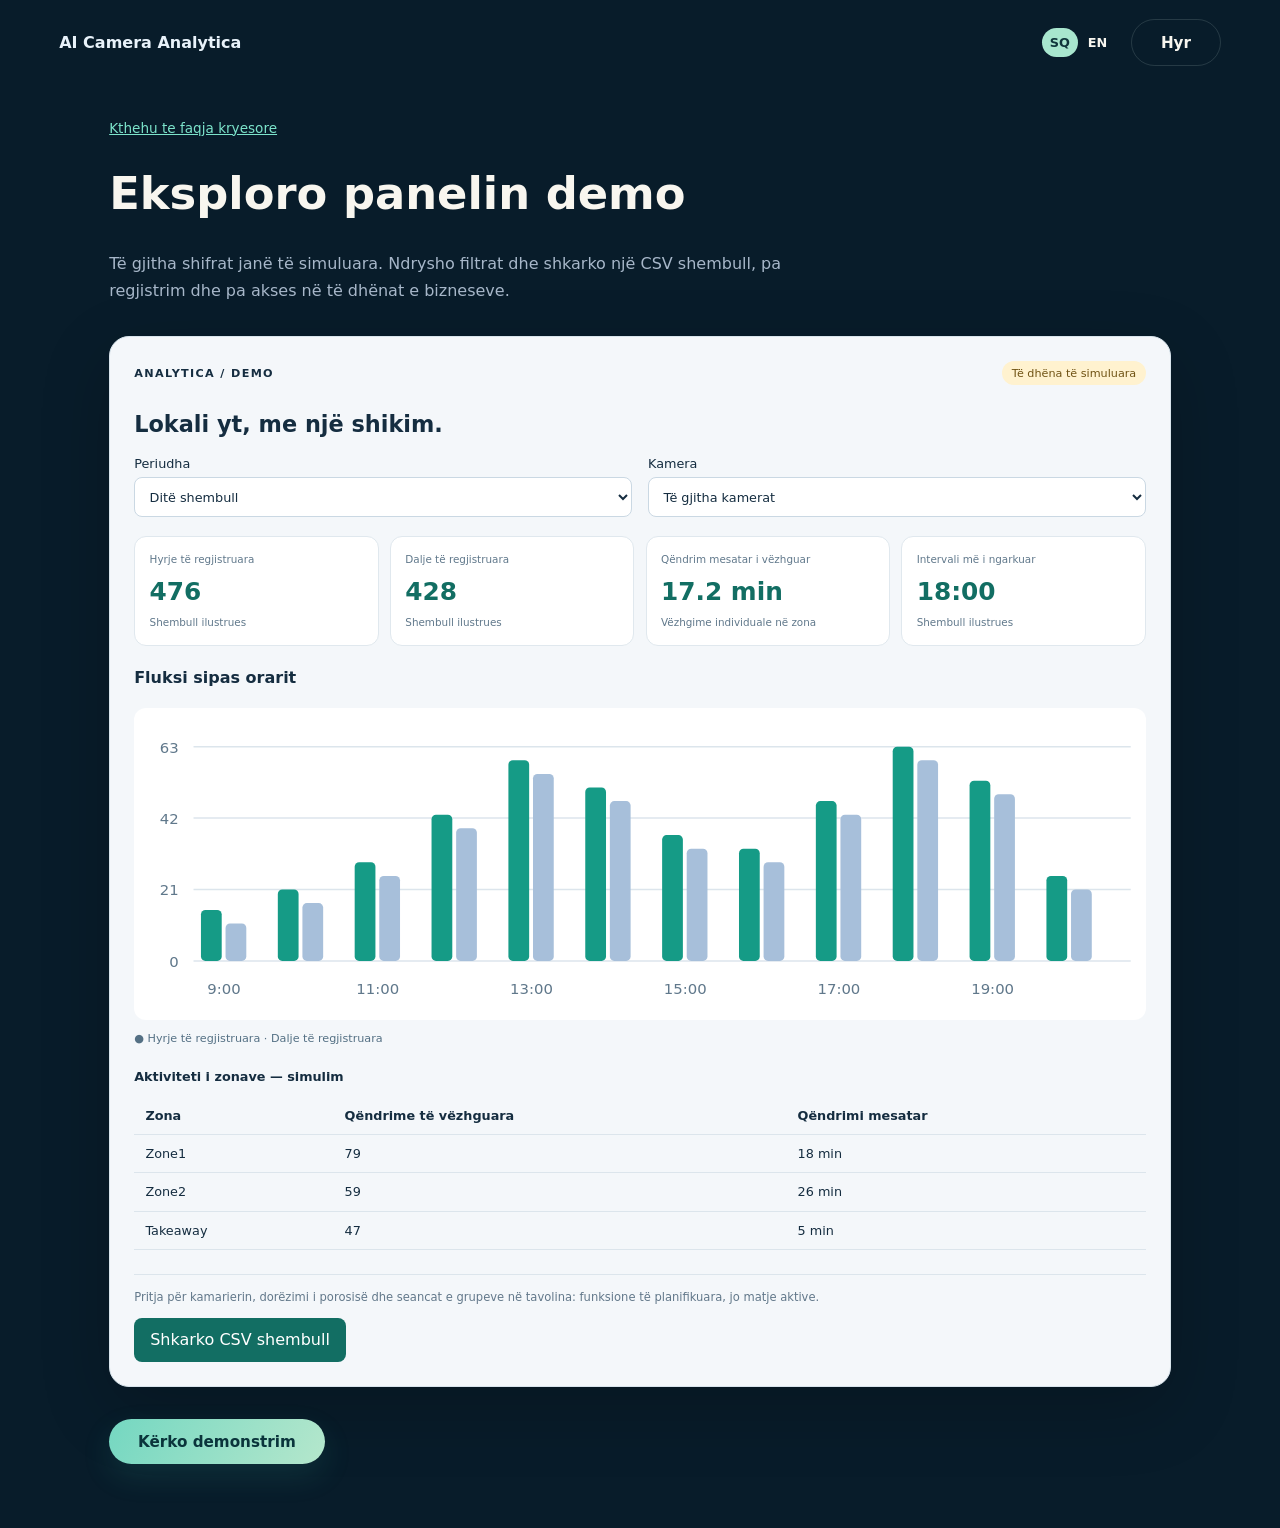
<file: cloud/cloud_api/public/owner-demo.html>
<!doctype html><html lang="sq"><head><meta charset="utf-8"><meta name="viewport" content="width=device-width,initial-scale=1"><title>AI Camera Analytica — Demo</title><link rel="icon" href="data:,"><link rel="stylesheet" href="/styles.css"><script src="/i18n.js" defer></script><script src="/owner-demo.js" defer></script></head><body class="owner-demo-page"><header class="demo-page-header"><a href="/" class="demo-brand">AI Camera Analytica</a><div class="nav-actions"><div class="language-switch" role="group" aria-label="Gjuha / Language"><button type="button" data-language="sq" aria-pressed="true">SQ</button><button type="button" data-language="en" aria-pressed="false">EN</button></div><a href="/login" class="btn ghost login-link">Hyr</a></div></header><main class="owner-demo-main"><a href="/" class="demo-back">Kthehu te faqja kryesore</a><h1>Eksploro panelin demo</h1><p class="demo-page-note">Të gjitha shifrat janë të simuluara. Ndrysho filtrat dhe shkarko një CSV shembull, pa regjistrim dhe pa akses në të dhënat e bizneseve.</p><section data-owner-demo="full" aria-label="Panel demonstrues i pronarit"></section><a href="/#contact" class="btn primary">Kërko demonstrim</a></main></body></html>
</file>
<file: styles.css>
:root {
  color-scheme: dark;
  --surface: #030b16;
  --panel: rgba(5, 16, 38, 0.85);
  --panel-soft: rgba(12, 26, 50, 0.9);
  --border: rgba(255, 255, 255, 0.08);
  --accent: #1dd4ff;
  --accent-strong: #26ffb7;
  --text-strong: #f5f8ff;
  --text-muted: #a5bbd7;
  --glow: rgba(29, 212, 255, 0.25);
  --outline: rgba(255, 255, 255, 0.12);
}

* {
  box-sizing: border-box;
}

html {
  scroll-behavior: smooth;
}

body {
  margin: 0;
  font-family: 'Space Grotesk', system-ui, sans-serif;
  background: radial-gradient(circle at top, rgba(29, 212, 255, 0.08), transparent 45%), #01040c;
  color: var(--text-strong);
}

img {
  max-width: 100%;
  height: auto;
  display: block;
}

.page-shell {
  min-height: 100vh;
  background: var(--surface);
}

.container {
  width: min(1200px, 100%);
  margin: 0 auto;
  padding: 0 1.5rem;
}

.site-header {
  position: sticky;
  top: 0;
  z-index: 30;
  background: rgba(1, 6, 15, 0.92);
  border-bottom: 1px solid var(--border);
}

.nav-wrapper {
  display: flex;
  align-items: center;
  justify-content: space-between;
  height: 84px;
}

.logo-wrap {
  display: flex;
  align-items: center;
  gap: 0.65rem;
  text-decoration: none;
}

.logo-image {
  width: 52px;
  height: auto;
}

.logo-copy {
  display: flex;
  flex-direction: column;
  font-size: 0.8rem;
  letter-spacing: 0.08em;
  text-transform: uppercase;
}

.logo-copy strong {
  font-size: 1rem;
  letter-spacing: 0.12em;
}

.logo-copy span {
  color: var(--text-muted);
  font-size: 0.65rem;
}

.primary-nav ul {
  list-style: none;
  display: flex;
  gap: 1.4rem;
  margin: 0;
  padding: 0;
}

.primary-nav a {
  color: var(--text-muted);
  text-decoration: none;
  font-weight: 500;
  font-size: 0.95rem;
  transition: color 0.3s ease, transform 0.3s ease;
}

.primary-nav a:hover,
.primary-nav a:focus-visible {
  color: var(--text-strong);
  transform: translateY(-1px);
}

a:focus-visible {
  outline: 2px dashed var(--accent);
  outline-offset: 3px;
}

.nav-actions {
  display: flex;
  align-items: center;
  gap: 0.8rem;
}

.btn {
  border: none;
  padding: 0.85rem 1.8rem;
  border-radius: 999px;
  font-weight: 600;
  font-size: 0.95rem;
  cursor: pointer;
  transition: transform 0.2s ease, box-shadow 0.2s ease;
  text-decoration: none;
  display: inline-flex;
  align-items: center;
  justify-content: center;
}

.btn.primary {
  background: linear-gradient(135deg, var(--accent), var(--accent-strong));
  color: #021329;
  box-shadow: 0 14px 35px rgba(29, 212, 255, 0.35);
}

.btn.ghost {
  border: 1px solid var(--border);
  color: var(--text-strong);
  background: transparent;
}

.btn.primary:focus-visible,
.btn.ghost:focus-visible {
  outline: 2px dashed var(--accent);
  outline-offset: 3px;
}

.btn:hover {
  transform: translateY(-2px);
}

.nav-toggle {
  width: 48px;
  height: 48px;
  border-radius: 50%;
  border: 1px solid var(--border);
  background: rgba(255, 255, 255, 0.05);
  display: none;
  flex-direction: column;
  justify-content: center;
  align-items: center;
  gap: 6px;
  padding: 0;
}

.nav-toggle:focus-visible {
  outline: 2px dashed var(--accent);
  outline-offset: 3px;
}

.nav-toggle span {
  width: 18px;
  height: 2px;
  background: var(--text-strong);
  border-radius: 1px;
  transition: transform 0.3s ease, opacity 0.3s ease;
}

.nav-toggle.close span:first-child {
  transform: rotate(45deg);
}

.nav-toggle.close span:last-child {
  transform: rotate(-45deg);
}

.nav-menu {
  position: fixed;
  inset: 0;
  background: rgba(2, 10, 25, 0.95);
  padding: 2rem 1.5rem;
  overflow-y: auto;
  overscroll-behavior: contain;
  display: flex;
  flex-direction: column;
  gap: 2rem;
  z-index: 40;
}

.nav-menu[hidden] { display: none; }

.nav-menu-header {
  display: flex;
  align-items: center;
  justify-content: space-between;
}

.nav-menu ul {
  list-style: none;
  padding: 0;
  margin: 0;
  display: flex;
  flex-direction: column;
  gap: 1.25rem;
  font-size: 1.2rem;
}

.nav-menu a {
  color: var(--text-strong);
  text-decoration: none;
}

.nav-backdrop {
  position: fixed;
  inset: 0;
  background: rgba(0, 0, 0, 0.45);
  opacity: 0;
  transition: opacity 0.3s ease;
  pointer-events: none;
  z-index: 35;
}

.nav-backdrop[data-visible='true'] {
  opacity: 1;
  pointer-events: all;
}

.hero-section {
  min-height: 78vh;
  display: grid;
  grid-template-columns: repeat(auto-fit, minmax(min(280px, 100%), 1fr));
  gap: 2.5rem;
  padding: 3rem 1.5rem 4rem;
  width: min(1200px, 100%);
  margin: 0 auto;
}

.hero-content h1 {
  font-size: clamp(2.4rem, 4vw, 3.5rem);
  margin-bottom: 1rem;
}

.hero-ctas {
  display: flex;
  gap: 1rem;
  flex-wrap: wrap;
  margin: 1.75rem 0 0.5rem;
}

.hero-trust {
  color: var(--text-muted);
  font-size: 0.9rem;
}

.hero-visual {
  position: relative;
  min-height: 360px;
  border-radius: 28px;
  background: linear-gradient(165deg, rgba(5, 23, 55, 0.95), rgba(2, 6, 16, 0.95));
  border: 1px solid rgba(255, 255, 255, 0.12);
  padding: 2rem;
  overflow: hidden;
}

.visual-aura {
  position: absolute;
  inset: 12px;
  border-radius: 22px;
  background: radial-gradient(circle at 25% 20%, rgba(29, 212, 255, 0.18), transparent 55%);
  filter: blur(6px);
  z-index: 1;
}


.visual-canvas {
  position: relative;
  z-index: 2;
  display: flex;
  flex-direction: column;
  gap: 1rem;
  align-items: flex-start;
}

.node {
  background: rgba(255, 255, 255, 0.04);
  border: 1px solid rgba(255, 255, 255, 0.18);
  border-radius: 16px;
  padding: 1rem 1.2rem;
  display: flex;
  flex-direction: column;
  gap: 0.15rem;
}

.node p {
  margin: 0;
  font-weight: 600;
}

.node span {
  font-size: 0.8rem;
  color: var(--text-muted);
}

.connector {
  display: block;
  width: 80%;
  height: 2px;
  background: linear-gradient(90deg, transparent, var(--accent), transparent);
  margin: 0 auto;
}

.visual-panel {
  position: relative;
  margin-top: 1.5rem;
  padding: 1.25rem;
  border-radius: 16px;
  background: rgba(255, 255, 255, 0.05);
  border: 1px solid rgba(255, 255, 255, 0.1);
  z-index: 2;
}

.panel-header {
  display: flex;
  flex-direction: column;
  gap: 0.2rem;
  margin-bottom: 0.9rem;
}

.panel-header strong {
  font-size: 1rem;
}

.panel-header span {
  font-size: 0.8rem;
  color: var(--text-muted);
}

.panel-bars {
  display: grid;
  grid-template-columns: repeat(auto-fit, minmax(120px, 1fr));
  gap: 0.8rem;
}

.panel-bars div {
  padding: 0.9rem 1rem;
  border-radius: 12px;
  background: rgba(255, 255, 255, 0.03);
  border: 1px solid rgba(255, 255, 255, 0.08);
}

.panel-bars span {
  font-size: 0.75rem;
  color: var(--text-muted);
}

.panel-bars strong {
  font-size: 1.4rem;
}

section {
  padding: 4rem 0;
  scroll-margin-top: 110px;
}

.problem-section {
  background: rgba(3, 10, 22, 0.85);
  border-top: 1px solid var(--border);
  border-bottom: 1px solid var(--border);
}

.split {
  display: grid;
  grid-template-columns: repeat(auto-fit, minmax(260px, 1fr));
  gap: 2.5rem;
  align-items: center;
}

.problem-grid {
  display: grid;
  grid-template-columns: repeat(auto-fit, minmax(200px, 1fr));
  gap: 1rem;
}

.problem-grid article {
  border: 1px solid var(--border);
  border-radius: 18px;
  padding: 1rem;
  background: var(--panel-soft);
}

.metric {
  color: var(--accent);
  font-size: 0.85rem;
  letter-spacing: 0.2em;
  text-transform: uppercase;
}

.feature-grid,
.flow-grid,
.value-grid,
.industry-grid,
.reporting-grid,
.why-grid,
.faq-grid {
  display: grid;
  gap: 1.5rem;
}

.feature-grid {
  grid-template-columns: repeat(auto-fit, minmax(220px, 1fr));
}

.feature-grid article,
.value-grid article,
.industry-grid article,
.reporting-grid article,
.why-grid article {
  background: var(--panel-soft);
  border-radius: 18px;
  padding: 1.5rem;
  border: 1px solid var(--border);
  transition: transform 0.2s ease, border-color 0.2s ease;
}

.feature-grid article:hover,
.value-grid article:hover,
.reporting-grid article:hover,
.why-grid article:hover {
  transform: translateY(-4px);
  border-color: var(--accent);
}

.feature-grid h3,
.value-grid h3,
.industry-grid h3,
.reporting-grid h3,
.why-grid h3 {
  margin-top: 0.5rem;
  margin-bottom: 0.5rem;
}

.icon-dot {
  width: 16px;
  height: 16px;
  border-radius: 4px;
  background: var(--accent);
  display: inline-block;
}

.flow-grid {
  grid-template-columns: repeat(auto-fit, minmax(220px, 1fr));
}

.flow-grid article {
  padding: 1.5rem;
  background: rgba(5, 16, 35, 0.9);
  border-radius: 16px;
  border: 1px solid rgba(255, 255, 255, 0.08);
}

.flow-note {
  margin-top: 1.75rem;
  color: var(--text-muted);
}

.value-grid {
  grid-template-columns: repeat(auto-fit, minmax(240px, 1fr));
}

.industry-grid {
  grid-template-columns: repeat(auto-fit, minmax(240px, 1fr));
}

.reporting-grid {
  grid-template-columns: repeat(auto-fit, minmax(200px, 1fr));
}

.faq-grid {
  grid-template-columns: repeat(auto-fit, minmax(250px, 1fr));
}

.faq-item {
  background: var(--panel-soft);
  border: 1px solid var(--border);
  border-radius: 18px;
  padding: 1rem 1.25rem;
  display: flex;
  flex-direction: column;
  gap: 0.75rem;
}

.faq-item button {
  width: 100%;
  border: none;
  background: transparent;
  color: var(--text-strong);
  font-size: 1rem;
  font-weight: 600;
  display: flex;
  align-items: center;
  justify-content: space-between;
  cursor: pointer;
  padding: 0;
}

.faq-arrow {
  width: 24px;
  height: 24px;
  border-radius: 50%;
  border: 1px solid var(--border);
  display: inline-flex;
  align-items: center;
  justify-content: center;
  position: relative;
}

.faq-arrow::after {
  content: '';
  width: 10px;
  height: 10px;
  border-left: 2px solid var(--text-strong);
  border-bottom: 2px solid var(--text-strong);
  transform: rotate(-45deg);
}

.faq-item.is-open .faq-arrow::after {
  transform: rotate(45deg);
}

.faq-item p {
  margin: 0;
  color: var(--text-muted);
  font-size: 0.95rem;
}

.final-cta {
  background: radial-gradient(circle at top right, rgba(29, 212, 255, 0.25), transparent 40%), rgba(2, 6, 16, 0.95);
  border-top: 1px solid rgba(255, 255, 255, 0.08);
}

.final-cta .container {
  display: grid;
  gap: 1rem;
  text-align: center;
}

.final-cta p {
  color: var(--text-muted);
  margin-bottom: 1rem;
}

.contact-section .container {
  background: rgba(5, 15, 28, 0.9);
  border: 1px solid var(--border);
  border-radius: 28px;
  padding: 2.5rem;
  display: grid;
  grid-template-columns: repeat(auto-fit, minmax(min(280px, 100%), 1fr));
  gap: 2rem;
}

.contact-details ul {
  list-style: none;
  padding: 0;
  margin: 1rem 0 0;
  color: var(--text-muted);
  display: flex;
  flex-direction: column;
  gap: 0.4rem;
}

.contact-meta span {
  font-weight: 500;
  color: var(--text-strong);
}

.contact-meta small {
  font-size: 0.65rem;
  color: rgba(255, 255, 255, 0.6);
  margin-left: 0.4rem;
}

.contact-note {
  font-size: 0.85rem;
  color: var(--text-muted);
  margin-top: 1rem;
}

.contact-form {
  display: grid;
  gap: 1rem;
}

.contact-form label {
  display: flex;
  flex-direction: column;
  font-size: 0.85rem;
  color: var(--text-muted);
  gap: 0.5rem;
}

.contact-form input,
.contact-form select,
.contact-form textarea {
  border: 1px solid rgba(255, 255, 255, 0.15);
  border-radius: 12px;
  background: rgba(2, 10, 23, 0.85);
  color: var(--text-strong);
  padding: 0.85rem 1rem;
  font-size: 0.95rem;
}

.contact-form textarea {
  resize: vertical;
}

.form-actions {
  display: flex;
  align-items: center;
  justify-content: space-between;
  gap: 1rem;
  flex-wrap: wrap;
}

.form-feedback {
  margin: 0;
  font-size: 0.9rem;
}

.form-feedback.success {
  color: var(--accent-strong);
}

.form-feedback.error {
  color: #ff7a7a;
}

.site-footer {
  border-top: 1px solid var(--border);
  padding: 3rem 0 2rem;
}

.footer-grid {
  display: grid;
  grid-template-columns: repeat(auto-fit, minmax(220px, 1fr));
  gap: 2rem;
}

.footer-grid ul {
  list-style: none;
  padding: 0;
  margin: 0;
  display: flex;
  flex-direction: column;
  gap: 0.3rem;
}

.footer-grid a {
  color: var(--text-muted);
  text-decoration: none;
  font-size: 0.9rem;
}

.footer-logo {
  display: flex;
  gap: 0.6rem;
  align-items: center;
}

.footer-logo img {
  width: 44px;
}

@media (max-width: 960px) {
  .primary-nav {
    display: none;
  }

  .nav-toggle {
    display: flex;
  }

  .nav-menu {
    padding-top: 1rem;
  }
}

@media (max-width: 600px) {
  .hero-ctas {
    flex-direction: column;
  }

  .form-actions {
    flex-direction: column;
    align-items: stretch;
  }

  .form-actions button {
    width: 100%;
  }
}

.skip-link { position: fixed; top: 0.5rem; left: 0.5rem; z-index: 100; padding: 1rem; background: var(--surface); color: var(--text-strong); transform: translateY(-200%); }
.skip-link:focus { transform: translateY(0); }
.btn:disabled { cursor: wait; opacity: 0.65; transform: none; }
.panel-bars strong { display: block; font-size: 1rem; margin-top: 0.4rem; }
@media (max-width: 600px) {
  .nav-actions > .nav-cta { display: none; }
  .contact-section .container { padding: 1.5rem; }
  .contact-form { min-width: 0; }
  .contact-form input, .contact-form select, .contact-form textarea { width: 100%; min-width: 0; }
}
@media (prefers-reduced-motion: reduce) {
  html { scroll-behavior: auto; }
  *, *::before, *::after { transition: none !important; animation: none !important; }
}

.language-switch { display: inline-flex; flex-shrink: 0; border: 1px solid var(--muted); border-radius: 999px; padding: 3px; gap: 2px; }
.language-switch button { font: inherit; font-size: .8rem; font-weight: 600; background: transparent; color: inherit; border: 0; border-radius: 999px; padding: .45rem .5rem; cursor: pointer; }
.language-switch button[aria-pressed="true"] { background: #38edbd; color: #08111d; }
.language-switch button:focus-visible { outline: 2px solid #38edbd; outline-offset: 3px; }
@media (max-width: 1200px) { .primary-nav { display: none; } .nav-toggle { display: flex; } }
@media (max-width: 600px) { .nav-actions { gap: .35rem; } .login-link { padding: .65rem .7rem; } .nav-wrapper { gap: .4rem; } }

.camera-demo { padding: 1.3rem; align-self: center; box-shadow: 0 24px 80px #0005; }
.demo-heading { display: flex; align-items: center; justify-content: space-between; gap: .5rem; margin-bottom: 1.6rem; }
.demo-badge { display: inline-flex; align-items: center; gap: .45rem; color: #8be8d0; font-size: .72rem; border: 1px solid #38edbd40; border-radius: 99px; padding: .4rem .6rem; }
.demo-badge i { width: 6px; height: 6px; border-radius: 50%; background: #38edbd; }
.demo-camera { color: #97abbc; font: .65rem monospace; }
.camera-demo h2 { font-size: clamp(1.2rem,2vw,1.65rem); margin: 0 0 .5rem; }
.demo-intro { color: #a7b7c9; font-size: .85rem; margin: 0 0 1.2rem; }
.demo-scene { display: block; width: 100%; height: auto; border: 1px solid #ffffff12; border-radius: 18px; }
.demo-metrics { display: flex; align-items: center; gap: 2rem; padding: 1.2rem 0 .6rem; }
.demo-metrics div { display: flex; flex-direction: column; gap: .25rem; }
.demo-metrics span { color: #a7b7c9; font-size: .75rem; }
.demo-metrics strong { color: #38edbd; font-size: 2rem; font-variant-numeric: tabular-nums; line-height: 1.2; }
.demo-metrics .demo-local { font-size: 1rem; color: #e0eaf5; }
#demo-toggle { margin-left: auto; color: #d2e3ee; background: #ffffff08; border: 1px solid #ffffff25; border-radius: 8px; font: inherit; font-size: .75rem; padding: .6rem; cursor: pointer; }
#demo-toggle:focus-visible { outline: 2px solid #38edbd; outline-offset: 3px; }
.demo-disclaimer { font-size: .68rem; color: #97abbc; line-height: 1.6; margin: .6rem 0 0; }
@media (max-width: 400px) { .camera-demo { padding: .9rem; } .demo-camera { font-size: .55rem; } .demo-metrics { gap: 1rem; } }

.restaurant-demos { padding-top: 1rem; padding-bottom: 4rem; }
.restaurant-demo-heading { display: flex; align-items: center; justify-content: space-between; gap: 1rem; }
.restaurant-demo-heading h2 { margin: .6rem 0; font-size: clamp(1.8rem,3vw,2.6rem); }
.restaurant-demo-heading p { color: #a7b7c9; }
#restaurant-demo-toggle { flex-shrink: 0; border: 1px solid #ffffff30; border-radius: 10px; padding: .8rem 1rem; color: #e0eaf5; background: #ffffff08; font: inherit; cursor: pointer; }
#restaurant-demo-toggle:focus-visible { outline: 2px solid #38edbd; outline-offset: 3px; }
.restaurant-demo-note { color: #9fb3c5; font-size: .85rem; line-height: 1.7; max-width: 850px; }
.restaurant-demo-grid { display: grid; grid-template-columns: repeat(3,minmax(0,1fr)); gap: 1.2rem; margin-top: 1.8rem; }
.restaurant-demo-card { padding: 1.2rem; border: 1px solid #ffffff16; border-radius: 22px; background: linear-gradient(155deg,#0d2035,#07111e); min-width: 0; }
.restaurant-demo-card h3 { margin: 1.3rem 0 .6rem; font-size: 1.2rem; }
.restaurant-demo-card > p { color: #a7b7c9; font-size: .85rem; line-height: 1.6; min-height: 3em; }
.restaurant-demo-card svg { display: block; width: 100%; height: auto; margin-top: 1rem; }
.restaurant-demo-card .restaurant-demo-caption { color: #87ddc9; font-size: .75rem; min-height: 2.5em; margin-bottom: 0; }
@media (max-width: 850px) { .restaurant-demo-grid { grid-template-columns: 1fr; } .restaurant-demo-card svg { max-height: 320px; } .restaurant-demo-heading { align-items: flex-start; flex-direction: column; } }

.simulation-tabs { display: grid; grid-template-columns: repeat(4,minmax(0,1fr)); gap: .3rem; margin-bottom: 1.3rem; padding: .3rem; background: #020b16; border: 1px solid #ffffff15; border-radius: 12px; }
.simulation-tabs button { min-width: 0; border: 0; border-radius: 8px; padding: .7rem .2rem; font: inherit; font-size: .76rem; color: #a7b7c9; background: transparent; cursor: pointer; }
.simulation-tabs button[aria-selected="true"] { background: #163c3c; color: #69edc8; }
.simulation-tabs button:focus-visible { outline: 2px solid #38edbd; outline-offset: 2px; }
.camera-demo .restaurant-demos { padding: 0; }
.camera-demo .restaurant-demo-card { padding: 0; border: 0; background: none; }
.camera-demo .restaurant-demo-card h3 { font-size: clamp(1.2rem,2vw,1.65rem); margin-top: 1.3rem; }
.camera-demo .restaurant-demo-card svg { max-height: 300px; margin-top: .8rem; }
.camera-demo .restaurant-demo-card > p { min-height: 0; }
.camera-demo .restaurant-demo-card .restaurant-demo-caption { margin: .8rem 0; }
.camera-demo #restaurant-demo-toggle { padding: .6rem; font-size: .75rem; }
.camera-demo .restaurant-demo-note { font-size: .68rem; line-height: 1.6; margin-bottom: 0; }
.simulation-tabs ~ [role="tabpanel"]:focus-visible, .restaurant-demo-card:focus-visible { outline: 2px solid #38edbd; outline-offset: 5px; }

.owner-preview-section { display: grid; grid-template-columns: .8fr 1.2fr; gap: 2.5rem; align-items: center; padding-top: 3rem; padding-bottom: 4rem; }
.owner-preview-copy h2 { font-size: clamp(1.8rem,3vw,2.6rem); line-height: 1.2; }
.owner-preview-copy > p { color: #a7b7c9; line-height: 1.7; }
.owner-preview-copy .owner-preview-note { font-size: .8rem; margin-bottom: 1.6rem; }
[data-owner-demo] { background: #f4f7fa; color: #152d40; border: 1px solid #d8e4ec; border-radius: 20px; padding: 1.5rem; box-shadow: 0 22px 70px #0003; min-width: 0; }
.preview-top { display: flex; align-items: center; justify-content: space-between; gap: .5rem; font-size: .7rem; }
.preview-top strong { letter-spacing: .12em; }
.preview-badge { background: #fff2cf; color: #705314; border-radius: 99px; padding: .35rem .6rem; }
.preview-title { margin: 1.6rem 0 1.2rem; font-size: 1.4rem; }
.preview-kpis { display: grid; grid-template-columns: repeat(4,minmax(0,1fr)); gap: .7rem; }
.preview-kpis > div { background: white; padding: .9rem; border: 1px solid #e0e8ee; border-radius: 12px; }
.preview-kpis span,.preview-kpis small { display: block; color: #60788b; font-size: .65rem; line-height: 1.5; }
.preview-kpis strong { display: block; font-size: 1.55rem; color: #126e63; margin: .6rem 0; font-variant-numeric: tabular-nums; }
.preview-chart { display: block; width: 100%; height: auto; background: white; border-radius: 12px; }
.preview-legend { color: #547084; font-size: .7rem; }
.preview-planned { border-top: 1px solid #dce5ec; padding-top: .8rem; font-size: .72rem; color: #62788a; line-height: 1.6; }
.preview-filters { display: flex; gap: 1rem; margin-bottom: 1.2rem; }
.preview-filters label { flex: 1; font-size: .8rem; }
.preview-filters span { display: block; margin-bottom: .4rem; }
.preview-filters select { width: 100%; color: #152d40; background: white; border: 1px solid #cad8e3; border-radius: 8px; padding: .65rem; font: inherit; }
.preview-filters[hidden],.preview-table[hidden],.preview-download[hidden] { display: none; }
.preview-table { overflow: auto; margin: 1.5rem 0; }
.preview-table table { width: 100%; border-collapse: collapse; font-size: .8rem; }
.preview-table caption { text-align: left; font-weight: 600; margin-bottom: .8rem; }
.preview-table th,.preview-table td { text-align: left; border-bottom: 1px solid #dce5ec; padding: .7rem; }
.preview-download { background: #126e63; color: white; border: 0; border-radius: 8px; padding: .8rem 1rem; cursor: pointer; font: inherit; }
.demo-page-header { display: flex; align-items: center; justify-content: space-between; gap: 1rem; max-width: 1200px; margin: auto; padding: 1.2rem; }
.demo-brand { color: #e8f2fa; text-decoration: none; font-weight: 600; }
.owner-demo-main { max-width: 1100px; padding: 2rem 1.2rem 4rem; margin: auto; }
.owner-demo-main h1 { font-size: clamp(1.8rem,4vw,2.8rem); }
.demo-back { color: #7ce4cb; font-size: .85rem; }
.demo-page-note { color: #a7b7c9; max-width: 750px; line-height: 1.7; }
.owner-demo-main [data-owner-demo] { margin: 2rem 0; }
@media (max-width: 1000px) { .owner-preview-section { grid-template-columns: 1fr; } }
@media (max-width: 600px) { .preview-kpis { grid-template-columns: repeat(2,minmax(0,1fr)); } [data-owner-demo] { padding: 1rem; } .preview-filters { flex-direction: column; } .preview-top { flex-wrap: wrap; } .demo-page-header { flex-wrap: wrap; } }

.journey-section { padding-top: 2rem; padding-bottom: 4rem; display:grid; grid-template-columns: .65fr 1.35fr; align-items:center; gap:2.5rem; }
.journey-copy h2 { font-size:clamp(1.8rem,3vw,2.6rem); line-height:1.15; }
.journey-copy p { color:#a7b7c9; line-height:1.7; }
.journey-label { color:#8be8d0; font-size:.75rem; border:1px solid #38edbd40; border-radius:99px; padding:.45rem .7rem; }
.journey-card { padding:1rem; background:#0a192b; border:1px solid #ffffff1c; border-radius:22px; }
.journey-card svg { width:100%; height:auto; display:block; border-radius:16px; }
.journey-person { animation: journey-walk 10s linear infinite; }
.journey-signal { animation: journey-flow 1.3s linear infinite; }
.journey-steps { display:flex; justify-content:space-between; flex-wrap:wrap; gap:.5rem; color:#8be8d0; font-size:.75rem; padding:1rem .3rem; }
.journey-foot { display:flex; justify-content:space-between; gap:1rem; align-items:center; }
.journey-foot p { color:#a7b7c9; font-size:.72rem; line-height:1.5; margin:0; }
#journey-toggle { flex-shrink:0; background:#ffffff0a; color:#e2f1f4; border:1px solid #ffffff30; border-radius:8px; padding:.65rem; cursor:pointer; font:inherit; font-size:.75rem; }
#journey-toggle:focus-visible { outline:2px solid #38edbd; outline-offset:3px; }
.journey-card.is-paused .journey-person,.journey-card.is-paused .journey-signal { animation-play-state:paused; }
@keyframes journey-walk { 0% {transform:translate(305px,300px);opacity:0} 10% {opacity:1} 80% {opacity:1} 100% {transform:translate(800px,300px);opacity:0} }
@keyframes journey-flow { to { stroke-dashoffset:-32; } }
@media (prefers-reduced-motion:reduce) { .journey-person { animation-duration:10s !important; animation-delay:-4s !important; } .journey-signal { animation-duration:1.3s !important; } }
@media (max-width:850px) { .journey-section { grid-template-columns:1fr; gap:1.4rem; } .journey-foot { align-items:flex-start; flex-direction:column; } }

/* Coastal palette: deep water, warm sand and a restrained turquoise accent. */
:root {
  --surface: #081c2a;
  --panel: #102e3a;
  --panel-soft: #123340;
  --border: rgba(220, 236, 232, .14);
  --accent: #73d6c0;
  --accent-strong: #a7e3c9;
  --text-strong: #f8f6ef;
  --text-muted: #b8cbc9;
  --glow: rgba(77, 188, 171, .2);
}
body { background: #081c2a; }
.page-shell { background: radial-gradient(ellipse at 80% 5%, #1a5261 0%, transparent 36%), var(--surface); }
.site-header { background: rgba(7, 30, 41, .96); backdrop-filter: blur(14px); }
.logo-copy strong { color: #f8f6ef; }
.logo-copy span { color: #91dfcb; }
.primary-nav a { position: relative; }
.primary-nav a::after { content: ''; position: absolute; left: 0; bottom: -.45rem; width: 100%; height: 2px; background: #77d8c2; transform: scaleX(0); transform-origin: left; transition: transform .2s ease; }
.primary-nav a:hover::after, .primary-nav a:focus-visible::after { transform: scaleX(1); }
.btn.primary { background: linear-gradient(120deg, #74d7c1, #b5e7cc); color: #0a343b; box-shadow: 0 12px 30px #3ab39a24; }
.hero-section { align-items: center; min-height: min(720px, 85vh); padding-top: 4.5rem; }
.hero-content .eyebrow, .journey-copy .eyebrow, .owner-preview-copy .eyebrow { color: #86ddc9; letter-spacing: .13em; text-transform: uppercase; font-size: .75rem; font-weight: 600; }
.hero-content h1 { letter-spacing: -.035em; line-height: 1.07; }
.hero-content .lead { color: #c9d8d6; line-height: 1.75; max-width: 37rem; }
.hero-visual, .journey-card { background: linear-gradient(150deg,#133c47,#0a2532); border-color: #bce5db2c; box-shadow: 0 25px 65px #00141d55; }
.journey-section { padding-top: 4rem; padding-bottom: 5rem; }
.owner-preview-section { padding-top: 4rem; padding-bottom: 5rem; }
/* Full-width sand bands make the page easier to scan. */
.problem-section, .industries-section, .faq-section {
  --text-strong: #173641; --text-muted: #4e696d; --panel-soft: #fffdf8;
  --border: #d8ded3; --accent: #176d69;
  background: #f3eddf; color: var(--text-strong);
}
.problem-section p, .industries-section p, .faq-section p { color: #4e696d; line-height: 1.7; }
.problem-grid article, .industries-section article, .faq-item { box-shadow: 0 12px 30px #2c4f4a0a; }
.problem-section .metric { color: #176d69; font-size: .75rem; letter-spacing: .12em; }
.industries-section article { border-color: #d8ded3; }
.faq-section .faq-item button { color: #173641; }
.faq-section .faq-arrow { border-color: #176d69; }
.feature-grid article, .value-grid article, .reporting-grid article, .why-grid article, .flow-grid article { background: #10313d; border-color: #c7ece322; }
.icon-dot { width: 26px; height: 26px; border-radius: 9px; background: #78d8bd; box-shadow: inset 0 0 0 7px #123b41; border: 1px solid #78d8bd; }
.feature-grid article p, .flow-grid article p, .value-grid article p, .reporting-grid article p, .why-grid article p { color: #bad0cd; line-height: 1.65; }
.final-cta { background: radial-gradient(circle at 70% 20%,#296b71,transparent 50%),#10323d; }
.contact-section .container { background: #11323e; border-color: #bce5db30; }
.language-switch button[aria-pressed="true"] { background:#a8e6ce; color:#10353b; }
@media (prefers-reduced-motion: reduce) { .primary-nav a::after { transition: none; } }
</file>
<file: edge/calibration/styles.css>
:root{color-scheme:dark;--bg:#08111d;--card:#111f30;--text:#eef4ff;--muted:#a9bcd2;--border:#2a3c50;--accent:#38edbd;font-family:system-ui,sans-serif}*{box-sizing:border-box}body{margin:0;background:var(--bg);color:var(--text)}header{padding:22px 4vw;border-bottom:1px solid var(--border);display:flex;justify-content:space-between;align-items:center;gap:16px}header a{color:var(--text);font-weight:750;text-decoration:none;font-size:20px}header a span{font-weight:400;color:var(--muted)}.badge,.eyebrow{font-size:11px;letter-spacing:2px;color:var(--accent)}main{max-width:1560px;margin:auto;padding:36px 4vw}.intro{max-width:760px;margin-bottom:28px}h1{font-size:clamp(28px,4vw,46px);letter-spacing:-1px;margin:12px 0}p{line-height:1.6}.intro>p:last-child,.hint{color:var(--muted)}.layout{display:grid;grid-template-columns:minmax(0,1fr) 360px;gap:28px;align-items:start}.workspace{min-width:0}.toolbar,.tools,.row{display:flex;gap:10px;flex-wrap:wrap}button,.button{font:inherit;font-weight:650;border:1px solid transparent;border-radius:8px;padding:11px 15px;background:var(--accent);color:#072016;cursor:pointer;text-decoration:none;display:inline-block;text-align:center}.secondary,.tools button{background:var(--card);border-color:var(--border);color:var(--text)}.tools button[aria-pressed=true]{border-color:var(--accent);color:var(--accent)}.tools .quiet{background:transparent;color:var(--muted)}.hint{font-size:13px}.stage{position:relative;aspect-ratio:16/9;overflow:hidden;border:1px solid var(--border);border-radius:10px;background-color:#0d1c2c;background-image:linear-gradient(#223347 1px,transparent 1px),linear-gradient(90deg,#223347 1px,transparent 1px);background-size:10% 10%;touch-action:none}.stage img{width:100%;height:100%;object-fit:fill;display:block}.stage img[hidden]{display:none}.stage svg{position:absolute;inset:0;width:100%;height:100%;cursor:crosshair}#empty-label{position:absolute;left:12px;bottom:12px;color:var(--muted);font-size:10px;letter-spacing:1px;pointer-events:none}.card{padding:20px;border:1px solid var(--border);background:var(--card);border-radius:12px;margin-bottom:16px}h2{font-size:16px;margin:0 0 16px}h2 span{color:var(--accent)}label{display:flex;flex-direction:column;gap:7px;font-size:13px;margin-bottom:12px;min-width:0}.toolbar label{margin-bottom:0}input,select{font:inherit;width:100%;min-width:0;background:var(--bg);color:var(--text);border:1px solid var(--border);border-radius:6px;padding:10px}.row>label{flex:1;min-width:100px}.coordinates{display:grid;grid-template-columns:1fr 1fr;gap:0 10px}#apply-line{margin-bottom:14px}.zone{border-top:1px solid var(--border);padding-top:16px;margin-top:16px}.zone button{padding:7px 10px;font-size:12px}.export>button{width:100%}#status{padding:16px;border:1px solid var(--border);border-radius:8px;overflow-wrap:anywhere}#status.error{color:#ffb5b5;border-color:#b35555}details{color:var(--muted);font-size:14px;margin-top:22px}summary{cursor:pointer;color:var(--text)}code{overflow-wrap:anywhere}:focus-visible{outline:3px solid #7dcaff;outline-offset:3px}@media(max-width:1000px){.layout{grid-template-columns:1fr}.workspace{position:static}aside{max-width:650px;width:100%}}@media(max-width:500px){header{flex-direction:column;align-items:start}main{padding-top:20px}.toolbar>*{flex:1}.tools button{font-size:12px;padding:9px}button{max-width:100%}}

.toolbar label{position:relative}.toolbar input[type=file]{position:absolute;inset:0;width:100%;height:100%;opacity:0;cursor:pointer}.toolbar label:focus-within{outline:3px solid #7dcaff;outline-offset:3px}
.runtime{margin:0 0 28px}.runtime .tools{margin-top:16px}.runtime button:disabled{opacity:.45;cursor:not-allowed}.error{color:#ffb5b5}
[hidden]{display:none!important}.stage video{display:block;width:100%;height:100%;object-fit:fill}.video-controls{display:flex;align-items:center;gap:12px;margin-top:14px}.video-controls label{flex:1;margin:0}.video-controls input{padding:0}.check{flex-direction:row;align-items:start}.check input{width:auto;margin:3px}.uniform-sample{border-top:1px solid var(--border);padding:12px 0;font-size:12px}.uniform-sample p{overflow-wrap:anywhere}.workspace>.card{margin-top:22px}#role-samples{max-height:350px;overflow:auto}@media(max-width:500px){.video-controls{flex-wrap:wrap}.video-controls label{min-width:180px}}
.toolbar label{overflow:hidden}@media(max-width:500px){.toolbar>label{flex:1 1 140px}}
#image-name,#review-result,#sample-result,#crossing-result{overflow-wrap:anywhere}
/* Shared visual language; keep the camera workspace dark. */
:root{--bg:#0e1929;--card:#17263a;--text:#edf3fa;--muted:#b0bfd0;--border:#34465e;--accent:#84d8c9;font-family:'Segoe UI',system-ui,sans-serif}header{background:#12263e;border-bottom-color:#34465e;min-height:78px}header a{display:flex;align-items:center;font-weight:650;letter-spacing:-.4px}header a::before{content:'';display:inline-block;width:28px;height:28px;border:7px solid #83d7c8;border-top-width:3px;border-right-width:3px;border-radius:9px;transform:rotate(-8deg);margin-right:12px}header a span{margin-left:5px}.badge{color:#a2dfd5;font-size:10px;letter-spacing:1.8px;border:1px solid #ffffff24;border-radius:6px;padding:8px 12px;background:#ffffff08}.eyebrow{font-weight:650;font-size:10px;letter-spacing:1.8px}h1{font-weight:650;font-size:clamp(28px,3.5vw,42px);letter-spacing:-1px}h2{font-weight:650}.card{border-radius:11px;box-shadow:0 4px 16px #00000008}button,.button{font-size:12px;font-weight:650;border-radius:7px;min-height:42px}input,select{border-radius:7px;min-height:41px}input[type=checkbox]{min-height:0;accent-color:#84d8c9}.tools button[aria-pressed=true]{background:#84d8c914;border-color:#84d8c9}.stage{border-radius:11px;border-color:#496078;background-color:#112033;background-image:linear-gradient(#263a50 1px,transparent 1px),linear-gradient(90deg,#263a50 1px,transparent 1px)}.toolbar label:focus-within,:focus-visible{outline-color:#93c4ff}.uniform-sample{background:#0e19294d;padding:12px;border:1px solid #34465e;border-radius:7px;margin:10px 0}#status{background:#17263a;border-radius:9px}.hint{font-size:12px;line-height:1.7}@media(prefers-reduced-motion:reduce){*,*::before,*::after{transition:none!important}}
</file>
<file: cloud/cloud_api/public/styles.css>
:root {
  color-scheme: dark;
  --surface: #030b16;
  --panel: rgba(5, 16, 38, 0.85);
  --panel-soft: rgba(12, 26, 50, 0.9);
  --border: rgba(255, 255, 255, 0.08);
  --accent: #1dd4ff;
  --accent-strong: #26ffb7;
  --text-strong: #f5f8ff;
  --text-muted: #a5bbd7;
  --glow: rgba(29, 212, 255, 0.25);
  --outline: rgba(255, 255, 255, 0.12);
}

* {
  box-sizing: border-box;
}

html {
  scroll-behavior: smooth;
}

body {
  margin: 0;
  font-family: 'Space Grotesk', system-ui, sans-serif;
  background: radial-gradient(circle at top, rgba(29, 212, 255, 0.08), transparent 45%), #01040c;
  color: var(--text-strong);
}

img {
  max-width: 100%;
  height: auto;
  display: block;
}

.page-shell {
  min-height: 100vh;
  background: var(--surface);
}

.container {
  width: min(1200px, 100%);
  margin: 0 auto;
  padding: 0 1.5rem;
}

.site-header {
  position: sticky;
  top: 0;
  z-index: 30;
  background: rgba(1, 6, 15, 0.92);
  border-bottom: 1px solid var(--border);
}

.nav-wrapper {
  display: flex;
  align-items: center;
  justify-content: space-between;
  height: 84px;
}

.logo-wrap {
  display: flex;
  align-items: center;
  gap: 0.65rem;
  text-decoration: none;
}

.logo-image {
  width: 52px;
  height: auto;
}

.logo-copy {
  display: flex;
  flex-direction: column;
  font-size: 0.8rem;
  letter-spacing: 0.08em;
  text-transform: uppercase;
}

.logo-copy strong {
  font-size: 1rem;
  letter-spacing: 0.12em;
}

.logo-copy span {
  color: var(--text-muted);
  font-size: 0.65rem;
}

.primary-nav ul {
  list-style: none;
  display: flex;
  gap: 1.4rem;
  margin: 0;
  padding: 0;
}

.primary-nav a {
  color: var(--text-muted);
  text-decoration: none;
  font-weight: 500;
  font-size: 0.95rem;
  transition: color 0.3s ease, transform 0.3s ease;
}

.primary-nav a:hover,
.primary-nav a:focus-visible {
  color: var(--text-strong);
  transform: translateY(-1px);
}

a:focus-visible {
  outline: 2px dashed var(--accent);
  outline-offset: 3px;
}

.nav-actions {
  display: flex;
  align-items: center;
  gap: 0.8rem;
}

.btn {
  border: none;
  padding: 0.85rem 1.8rem;
  border-radius: 999px;
  font-weight: 600;
  font-size: 0.95rem;
  cursor: pointer;
  transition: transform 0.2s ease, box-shadow 0.2s ease;
  text-decoration: none;
  display: inline-flex;
  align-items: center;
  justify-content: center;
}

.btn.primary {
  background: linear-gradient(135deg, var(--accent), var(--accent-strong));
  color: #021329;
  box-shadow: 0 14px 35px rgba(29, 212, 255, 0.35);
}

.btn.ghost {
  border: 1px solid var(--border);
  color: var(--text-strong);
  background: transparent;
}

.btn.primary:focus-visible,
.btn.ghost:focus-visible {
  outline: 2px dashed var(--accent);
  outline-offset: 3px;
}

.btn:hover {
  transform: translateY(-2px);
}

.nav-toggle {
  width: 48px;
  height: 48px;
  border-radius: 50%;
  border: 1px solid var(--border);
  background: rgba(255, 255, 255, 0.05);
  display: none;
  flex-direction: column;
  justify-content: center;
  align-items: center;
  gap: 6px;
  padding: 0;
}

.nav-toggle:focus-visible {
  outline: 2px dashed var(--accent);
  outline-offset: 3px;
}

.nav-toggle span {
  width: 18px;
  height: 2px;
  background: var(--text-strong);
  border-radius: 1px;
  transition: transform 0.3s ease, opacity 0.3s ease;
}

.nav-toggle.close span:first-child {
  transform: rotate(45deg);
}

.nav-toggle.close span:last-child {
  transform: rotate(-45deg);
}

.nav-menu {
  position: fixed;
  inset: 0;
  background: rgba(2, 10, 25, 0.95);
  padding: 2rem 1.5rem;
  overflow-y: auto;
  overscroll-behavior: contain;
  display: flex;
  flex-direction: column;
  gap: 2rem;
  z-index: 40;
}

.nav-menu[hidden] { display: none; }

.nav-menu-header {
  display: flex;
  align-items: center;
  justify-content: space-between;
}

.nav-menu ul {
  list-style: none;
  padding: 0;
  margin: 0;
  display: flex;
  flex-direction: column;
  gap: 1.25rem;
  font-size: 1.2rem;
}

.nav-menu a {
  color: var(--text-strong);
  text-decoration: none;
}

.nav-backdrop {
  position: fixed;
  inset: 0;
  background: rgba(0, 0, 0, 0.45);
  opacity: 0;
  transition: opacity 0.3s ease;
  pointer-events: none;
  z-index: 35;
}

.nav-backdrop[data-visible='true'] {
  opacity: 1;
  pointer-events: all;
}

.hero-section {
  min-height: 78vh;
  display: grid;
  grid-template-columns: repeat(auto-fit, minmax(min(280px, 100%), 1fr));
  gap: 2.5rem;
  padding: 3rem 1.5rem 4rem;
  width: min(1200px, 100%);
  margin: 0 auto;
}

.hero-content h1 {
  font-size: clamp(2.4rem, 4vw, 3.5rem);
  margin-bottom: 1rem;
}

.hero-ctas {
  display: flex;
  gap: 1rem;
  flex-wrap: wrap;
  margin: 1.75rem 0 0.5rem;
}

.hero-trust {
  color: var(--text-muted);
  font-size: 0.9rem;
}

.hero-visual {
  position: relative;
  min-height: 360px;
  border-radius: 28px;
  background: linear-gradient(165deg, rgba(5, 23, 55, 0.95), rgba(2, 6, 16, 0.95));
  border: 1px solid rgba(255, 255, 255, 0.12);
  padding: 2rem;
  overflow: hidden;
}

.visual-aura {
  position: absolute;
  inset: 12px;
  border-radius: 22px;
  background: radial-gradient(circle at 25% 20%, rgba(29, 212, 255, 0.18), transparent 55%);
  filter: blur(6px);
  z-index: 1;
}


.visual-canvas {
  position: relative;
  z-index: 2;
  display: flex;
  flex-direction: column;
  gap: 1rem;
  align-items: flex-start;
}

.node {
  background: rgba(255, 255, 255, 0.04);
  border: 1px solid rgba(255, 255, 255, 0.18);
  border-radius: 16px;
  padding: 1rem 1.2rem;
  display: flex;
  flex-direction: column;
  gap: 0.15rem;
}

.node p {
  margin: 0;
  font-weight: 600;
}

.node span {
  font-size: 0.8rem;
  color: var(--text-muted);
}

.connector {
  display: block;
  width: 80%;
  height: 2px;
  background: linear-gradient(90deg, transparent, var(--accent), transparent);
  margin: 0 auto;
}

.visual-panel {
  position: relative;
  margin-top: 1.5rem;
  padding: 1.25rem;
  border-radius: 16px;
  background: rgba(255, 255, 255, 0.05);
  border: 1px solid rgba(255, 255, 255, 0.1);
  z-index: 2;
}

.panel-header {
  display: flex;
  flex-direction: column;
  gap: 0.2rem;
  margin-bottom: 0.9rem;
}

.panel-header strong {
  font-size: 1rem;
}

.panel-header span {
  font-size: 0.8rem;
  color: var(--text-muted);
}

.panel-bars {
  display: grid;
  grid-template-columns: repeat(auto-fit, minmax(120px, 1fr));
  gap: 0.8rem;
}

.panel-bars div {
  padding: 0.9rem 1rem;
  border-radius: 12px;
  background: rgba(255, 255, 255, 0.03);
  border: 1px solid rgba(255, 255, 255, 0.08);
}

.panel-bars span {
  font-size: 0.75rem;
  color: var(--text-muted);
}

.panel-bars strong {
  font-size: 1.4rem;
}

section {
  padding: 4rem 0;
  scroll-margin-top: 110px;
}

.problem-section {
  background: rgba(3, 10, 22, 0.85);
  border-top: 1px solid var(--border);
  border-bottom: 1px solid var(--border);
}

.split {
  display: grid;
  grid-template-columns: repeat(auto-fit, minmax(260px, 1fr));
  gap: 2.5rem;
  align-items: center;
}

.problem-grid {
  display: grid;
  grid-template-columns: repeat(auto-fit, minmax(200px, 1fr));
  gap: 1rem;
}

.problem-grid article {
  border: 1px solid var(--border);
  border-radius: 18px;
  padding: 1rem;
  background: var(--panel-soft);
}

.metric {
  color: var(--accent);
  font-size: 0.85rem;
  letter-spacing: 0.2em;
  text-transform: uppercase;
}

.feature-grid,
.flow-grid,
.value-grid,
.industry-grid,
.reporting-grid,
.why-grid,
.faq-grid {
  display: grid;
  gap: 1.5rem;
}

.feature-grid {
  grid-template-columns: repeat(auto-fit, minmax(220px, 1fr));
}

.feature-grid article,
.value-grid article,
.industry-grid article,
.reporting-grid article,
.why-grid article {
  background: var(--panel-soft);
  border-radius: 18px;
  padding: 1.5rem;
  border: 1px solid var(--border);
  transition: transform 0.2s ease, border-color 0.2s ease;
}

.feature-grid article:hover,
.value-grid article:hover,
.reporting-grid article:hover,
.why-grid article:hover {
  transform: translateY(-4px);
  border-color: var(--accent);
}

.feature-grid h3,
.value-grid h3,
.industry-grid h3,
.reporting-grid h3,
.why-grid h3 {
  margin-top: 0.5rem;
  margin-bottom: 0.5rem;
}

.icon-dot {
  width: 16px;
  height: 16px;
  border-radius: 4px;
  background: var(--accent);
  display: inline-block;
}

.flow-grid {
  grid-template-columns: repeat(auto-fit, minmax(220px, 1fr));
}

.flow-grid article {
  padding: 1.5rem;
  background: rgba(5, 16, 35, 0.9);
  border-radius: 16px;
  border: 1px solid rgba(255, 255, 255, 0.08);
}

.flow-note {
  margin-top: 1.75rem;
  color: var(--text-muted);
}

.value-grid {
  grid-template-columns: repeat(auto-fit, minmax(240px, 1fr));
}

.industry-grid {
  grid-template-columns: repeat(auto-fit, minmax(240px, 1fr));
}

.reporting-grid {
  grid-template-columns: repeat(auto-fit, minmax(200px, 1fr));
}

.faq-grid {
  grid-template-columns: repeat(auto-fit, minmax(250px, 1fr));
}

.faq-item {
  background: var(--panel-soft);
  border: 1px solid var(--border);
  border-radius: 18px;
  padding: 1rem 1.25rem;
  display: flex;
  flex-direction: column;
  gap: 0.75rem;
}

.faq-item button {
  width: 100%;
  border: none;
  background: transparent;
  color: var(--text-strong);
  font-size: 1rem;
  font-weight: 600;
  display: flex;
  align-items: center;
  justify-content: space-between;
  cursor: pointer;
  padding: 0;
}

.faq-arrow {
  width: 24px;
  height: 24px;
  border-radius: 50%;
  border: 1px solid var(--border);
  display: inline-flex;
  align-items: center;
  justify-content: center;
  position: relative;
}

.faq-arrow::after {
  content: '';
  width: 10px;
  height: 10px;
  border-left: 2px solid var(--text-strong);
  border-bottom: 2px solid var(--text-strong);
  transform: rotate(-45deg);
}

.faq-item.is-open .faq-arrow::after {
  transform: rotate(45deg);
}

.faq-item p {
  margin: 0;
  color: var(--text-muted);
  font-size: 0.95rem;
}

.final-cta {
  background: radial-gradient(circle at top right, rgba(29, 212, 255, 0.25), transparent 40%), rgba(2, 6, 16, 0.95);
  border-top: 1px solid rgba(255, 255, 255, 0.08);
}

.final-cta .container {
  display: grid;
  gap: 1rem;
  text-align: center;
}

.final-cta p {
  color: var(--text-muted);
  margin-bottom: 1rem;
}

.contact-section .container {
  background: rgba(5, 15, 28, 0.9);
  border: 1px solid var(--border);
  border-radius: 28px;
  padding: 2.5rem;
  display: grid;
  grid-template-columns: repeat(auto-fit, minmax(min(280px, 100%), 1fr));
  gap: 2rem;
}

.contact-details ul {
  list-style: none;
  padding: 0;
  margin: 1rem 0 0;
  color: var(--text-muted);
  display: flex;
  flex-direction: column;
  gap: 0.4rem;
}

.contact-meta span {
  font-weight: 500;
  color: var(--text-strong);
}

.contact-meta small {
  font-size: 0.65rem;
  color: rgba(255, 255, 255, 0.6);
  margin-left: 0.4rem;
}

.contact-note {
  font-size: 0.85rem;
  color: var(--text-muted);
  margin-top: 1rem;
}

.contact-form {
  display: grid;
  gap: 1rem;
}

.contact-form label {
  display: flex;
  flex-direction: column;
  font-size: 0.85rem;
  color: var(--text-muted);
  gap: 0.5rem;
}

.contact-form input,
.contact-form select,
.contact-form textarea {
  border: 1px solid rgba(255, 255, 255, 0.15);
  border-radius: 12px;
  background: rgba(2, 10, 23, 0.85);
  color: var(--text-strong);
  padding: 0.85rem 1rem;
  font-size: 0.95rem;
}

.contact-form textarea {
  resize: vertical;
}

.form-actions {
  display: flex;
  align-items: center;
  justify-content: space-between;
  gap: 1rem;
  flex-wrap: wrap;
}

.form-feedback {
  margin: 0;
  font-size: 0.9rem;
}

.form-feedback.success {
  color: var(--accent-strong);
}

.form-feedback.error {
  color: #ff7a7a;
}

.site-footer {
  border-top: 1px solid var(--border);
  padding: 3rem 0 2rem;
}

.footer-grid {
  display: grid;
  grid-template-columns: repeat(auto-fit, minmax(220px, 1fr));
  gap: 2rem;
}

.footer-grid ul {
  list-style: none;
  padding: 0;
  margin: 0;
  display: flex;
  flex-direction: column;
  gap: 0.3rem;
}

.footer-grid a {
  color: var(--text-muted);
  text-decoration: none;
  font-size: 0.9rem;
}

.footer-logo {
  display: flex;
  gap: 0.6rem;
  align-items: center;
}

.footer-logo img {
  width: 44px;
}

@media (max-width: 960px) {
  .primary-nav {
    display: none;
  }

  .nav-toggle {
    display: flex;
  }

  .nav-menu {
    padding-top: 1rem;
  }
}

@media (max-width: 600px) {
  .hero-ctas {
    flex-direction: column;
  }

  .form-actions {
    flex-direction: column;
    align-items: stretch;
  }

  .form-actions button {
    width: 100%;
  }
}

.skip-link { position: fixed; top: 0.5rem; left: 0.5rem; z-index: 100; padding: 1rem; background: var(--surface); color: var(--text-strong); transform: translateY(-200%); }
.skip-link:focus { transform: translateY(0); }
.btn:disabled { cursor: wait; opacity: 0.65; transform: none; }
.panel-bars strong { display: block; font-size: 1rem; margin-top: 0.4rem; }
@media (max-width: 600px) {
  .nav-actions > .nav-cta { display: none; }
  .contact-section .container { padding: 1.5rem; }
  .contact-form { min-width: 0; }
  .contact-form input, .contact-form select, .contact-form textarea { width: 100%; min-width: 0; }
}
@media (prefers-reduced-motion: reduce) {
  html { scroll-behavior: auto; }
  *, *::before, *::after { transition: none !important; animation: none !important; }
}

.language-switch { display: inline-flex; flex-shrink: 0; border: 1px solid var(--muted); border-radius: 999px; padding: 3px; gap: 2px; }
.language-switch button { font: inherit; font-size: .8rem; font-weight: 600; background: transparent; color: inherit; border: 0; border-radius: 999px; padding: .45rem .5rem; cursor: pointer; }
.language-switch button[aria-pressed="true"] { background: #38edbd; color: #08111d; }
.language-switch button:focus-visible { outline: 2px solid #38edbd; outline-offset: 3px; }
@media (max-width: 1200px) { .primary-nav { display: none; } .nav-toggle { display: flex; } }
@media (max-width: 600px) { .nav-actions { gap: .35rem; } .login-link { padding: .65rem .7rem; } .nav-wrapper { gap: .4rem; } }

.camera-demo { padding: 1.3rem; align-self: center; box-shadow: 0 24px 80px #0005; }
.demo-heading { display: flex; align-items: center; justify-content: space-between; gap: .5rem; margin-bottom: 1.6rem; }
.demo-badge { display: inline-flex; align-items: center; gap: .45rem; color: #8be8d0; font-size: .72rem; border: 1px solid #38edbd40; border-radius: 99px; padding: .4rem .6rem; }
.demo-badge i { width: 6px; height: 6px; border-radius: 50%; background: #38edbd; }
.demo-camera { color: #97abbc; font: .65rem monospace; }
.camera-demo h2 { font-size: clamp(1.2rem,2vw,1.65rem); margin: 0 0 .5rem; }
.demo-intro { color: #a7b7c9; font-size: .85rem; margin: 0 0 1.2rem; }
.demo-scene { display: block; width: 100%; height: auto; border: 1px solid #ffffff12; border-radius: 18px; }
.demo-metrics { display: flex; align-items: center; gap: 2rem; padding: 1.2rem 0 .6rem; }
.demo-metrics div { display: flex; flex-direction: column; gap: .25rem; }
.demo-metrics span { color: #a7b7c9; font-size: .75rem; }
.demo-metrics strong { color: #38edbd; font-size: 2rem; font-variant-numeric: tabular-nums; line-height: 1.2; }
.demo-metrics .demo-local { font-size: 1rem; color: #e0eaf5; }
#demo-toggle { margin-left: auto; color: #d2e3ee; background: #ffffff08; border: 1px solid #ffffff25; border-radius: 8px; font: inherit; font-size: .75rem; padding: .6rem; cursor: pointer; }
#demo-toggle:focus-visible { outline: 2px solid #38edbd; outline-offset: 3px; }
.demo-disclaimer { font-size: .68rem; color: #97abbc; line-height: 1.6; margin: .6rem 0 0; }
@media (max-width: 400px) { .camera-demo { padding: .9rem; } .demo-camera { font-size: .55rem; } .demo-metrics { gap: 1rem; } }

.restaurant-demos { padding-top: 1rem; padding-bottom: 4rem; }
.restaurant-demo-heading { display: flex; align-items: center; justify-content: space-between; gap: 1rem; }
.restaurant-demo-heading h2 { margin: .6rem 0; font-size: clamp(1.8rem,3vw,2.6rem); }
.restaurant-demo-heading p { color: #a7b7c9; }
#restaurant-demo-toggle { flex-shrink: 0; border: 1px solid #ffffff30; border-radius: 10px; padding: .8rem 1rem; color: #e0eaf5; background: #ffffff08; font: inherit; cursor: pointer; }
#restaurant-demo-toggle:focus-visible { outline: 2px solid #38edbd; outline-offset: 3px; }
.restaurant-demo-note { color: #9fb3c5; font-size: .85rem; line-height: 1.7; max-width: 850px; }
.restaurant-demo-grid { display: grid; grid-template-columns: repeat(3,minmax(0,1fr)); gap: 1.2rem; margin-top: 1.8rem; }
.restaurant-demo-card { padding: 1.2rem; border: 1px solid #ffffff16; border-radius: 22px; background: linear-gradient(155deg,#0d2035,#07111e); min-width: 0; }
.restaurant-demo-card h3 { margin: 1.3rem 0 .6rem; font-size: 1.2rem; }
.restaurant-demo-card > p { color: #a7b7c9; font-size: .85rem; line-height: 1.6; min-height: 3em; }
.restaurant-demo-card svg { display: block; width: 100%; height: auto; margin-top: 1rem; }
.restaurant-demo-card .restaurant-demo-caption { color: #87ddc9; font-size: .75rem; min-height: 2.5em; margin-bottom: 0; }
@media (max-width: 850px) { .restaurant-demo-grid { grid-template-columns: 1fr; } .restaurant-demo-card svg { max-height: 320px; } .restaurant-demo-heading { align-items: flex-start; flex-direction: column; } }

.simulation-tabs { display: grid; grid-template-columns: repeat(4,minmax(0,1fr)); gap: .3rem; margin-bottom: 1.3rem; padding: .3rem; background: #020b16; border: 1px solid #ffffff15; border-radius: 12px; }
.simulation-tabs button { min-width: 0; border: 0; border-radius: 8px; padding: .7rem .2rem; font: inherit; font-size: .76rem; color: #a7b7c9; background: transparent; cursor: pointer; }
.simulation-tabs button[aria-selected="true"] { background: #163c3c; color: #69edc8; }
.simulation-tabs button:focus-visible { outline: 2px solid #38edbd; outline-offset: 2px; }
.camera-demo .restaurant-demos { padding: 0; }
.camera-demo .restaurant-demo-card { padding: 0; border: 0; background: none; }
.camera-demo .restaurant-demo-card h3 { font-size: clamp(1.2rem,2vw,1.65rem); margin-top: 1.3rem; }
.camera-demo .restaurant-demo-card svg { max-height: 300px; margin-top: .8rem; }
.camera-demo .restaurant-demo-card > p { min-height: 0; }
.camera-demo .restaurant-demo-card .restaurant-demo-caption { margin: .8rem 0; }
.camera-demo #restaurant-demo-toggle { padding: .6rem; font-size: .75rem; }
.camera-demo .restaurant-demo-note { font-size: .68rem; line-height: 1.6; margin-bottom: 0; }
.simulation-tabs ~ [role="tabpanel"]:focus-visible, .restaurant-demo-card:focus-visible { outline: 2px solid #38edbd; outline-offset: 5px; }

.owner-preview-section { display: grid; grid-template-columns: .8fr 1.2fr; gap: 2.5rem; align-items: center; padding-top: 3rem; padding-bottom: 4rem; }
.owner-preview-copy h2 { font-size: clamp(1.8rem,3vw,2.6rem); line-height: 1.2; }
.owner-preview-copy > p { color: #a7b7c9; line-height: 1.7; }
.owner-preview-copy .owner-preview-note { font-size: .8rem; margin-bottom: 1.6rem; }
[data-owner-demo] { background: #f4f7fa; color: #152d40; border: 1px solid #d8e4ec; border-radius: 20px; padding: 1.5rem; box-shadow: 0 22px 70px #0003; min-width: 0; }
.preview-top { display: flex; align-items: center; justify-content: space-between; gap: .5rem; font-size: .7rem; }
.preview-top strong { letter-spacing: .12em; }
.preview-badge { background: #fff2cf; color: #705314; border-radius: 99px; padding: .35rem .6rem; }
.preview-title { margin: 1.6rem 0 1.2rem; font-size: 1.4rem; }
.preview-kpis { display: grid; grid-template-columns: repeat(4,minmax(0,1fr)); gap: .7rem; }
.preview-kpis > div { background: white; padding: .9rem; border: 1px solid #e0e8ee; border-radius: 12px; }
.preview-kpis span,.preview-kpis small { display: block; color: #60788b; font-size: .65rem; line-height: 1.5; }
.preview-kpis strong { display: block; font-size: 1.55rem; color: #126e63; margin: .6rem 0; font-variant-numeric: tabular-nums; }
.preview-chart { display: block; width: 100%; height: auto; background: white; border-radius: 12px; }
.preview-legend { color: #547084; font-size: .7rem; }
.preview-planned { border-top: 1px solid #dce5ec; padding-top: .8rem; font-size: .72rem; color: #62788a; line-height: 1.6; }
.preview-filters { display: flex; gap: 1rem; margin-bottom: 1.2rem; }
.preview-filters label { flex: 1; font-size: .8rem; }
.preview-filters span { display: block; margin-bottom: .4rem; }
.preview-filters select { width: 100%; color: #152d40; background: white; border: 1px solid #cad8e3; border-radius: 8px; padding: .65rem; font: inherit; }
.preview-filters[hidden],.preview-table[hidden],.preview-download[hidden] { display: none; }
.preview-table { overflow: auto; margin: 1.5rem 0; }
.preview-table table { width: 100%; border-collapse: collapse; font-size: .8rem; }
.preview-table caption { text-align: left; font-weight: 600; margin-bottom: .8rem; }
.preview-table th,.preview-table td { text-align: left; border-bottom: 1px solid #dce5ec; padding: .7rem; }
.preview-download { background: #126e63; color: white; border: 0; border-radius: 8px; padding: .8rem 1rem; cursor: pointer; font: inherit; }
.demo-page-header { display: flex; align-items: center; justify-content: space-between; gap: 1rem; max-width: 1200px; margin: auto; padding: 1.2rem; }
.demo-brand { color: #e8f2fa; text-decoration: none; font-weight: 600; }
.owner-demo-main { max-width: 1100px; padding: 2rem 1.2rem 4rem; margin: auto; }
.owner-demo-main h1 { font-size: clamp(1.8rem,4vw,2.8rem); }
.demo-back { color: #7ce4cb; font-size: .85rem; }
.demo-page-note { color: #a7b7c9; max-width: 750px; line-height: 1.7; }
.owner-demo-main [data-owner-demo] { margin: 2rem 0; }
@media (max-width: 1000px) { .owner-preview-section { grid-template-columns: 1fr; } }
@media (max-width: 600px) { .preview-kpis { grid-template-columns: repeat(2,minmax(0,1fr)); } [data-owner-demo] { padding: 1rem; } .preview-filters { flex-direction: column; } .preview-top { flex-wrap: wrap; } .demo-page-header { flex-wrap: wrap; } }

.journey-section { padding-top: 2rem; padding-bottom: 4rem; display:grid; grid-template-columns: .65fr 1.35fr; align-items:center; gap:2.5rem; }
.journey-copy h2 { font-size:clamp(1.8rem,3vw,2.6rem); line-height:1.15; }
.journey-copy p { color:#a7b7c9; line-height:1.7; }
.journey-label { color:#8be8d0; font-size:.75rem; border:1px solid #38edbd40; border-radius:99px; padding:.45rem .7rem; }
.journey-card { padding:1rem; background:#0a192b; border:1px solid #ffffff1c; border-radius:22px; }
.journey-card svg { width:100%; height:auto; display:block; border-radius:16px; }
.journey-person { animation: journey-walk 10s linear infinite; }
.journey-signal { animation: journey-flow 1.3s linear infinite; }
.journey-steps { display:flex; justify-content:space-between; flex-wrap:wrap; gap:.5rem; color:#8be8d0; font-size:.75rem; padding:1rem .3rem; }
.journey-foot { display:flex; justify-content:space-between; gap:1rem; align-items:center; }
.journey-foot p { color:#a7b7c9; font-size:.72rem; line-height:1.5; margin:0; }
#journey-toggle { flex-shrink:0; background:#ffffff0a; color:#e2f1f4; border:1px solid #ffffff30; border-radius:8px; padding:.65rem; cursor:pointer; font:inherit; font-size:.75rem; }
#journey-toggle:focus-visible { outline:2px solid #38edbd; outline-offset:3px; }
.journey-card.is-paused .journey-person,.journey-card.is-paused .journey-signal { animation-play-state:paused; }
@keyframes journey-walk { 0% {transform:translate(305px,300px);opacity:0} 10% {opacity:1} 80% {opacity:1} 100% {transform:translate(800px,300px);opacity:0} }
@keyframes journey-flow { to { stroke-dashoffset:-32; } }
@media (prefers-reduced-motion:reduce) { .journey-person { animation-duration:10s !important; animation-delay:-4s !important; } .journey-signal { animation-duration:1.3s !important; } }
@media (max-width:850px) { .journey-section { grid-template-columns:1fr; gap:1.4rem; } .journey-foot { align-items:flex-start; flex-direction:column; } }

/* Coastal palette: deep water, warm sand and a restrained turquoise accent. */
:root {
  --surface: #081c2a;
  --panel: #102e3a;
  --panel-soft: #123340;
  --border: rgba(220, 236, 232, .14);
  --accent: #73d6c0;
  --accent-strong: #a7e3c9;
  --text-strong: #f8f6ef;
  --text-muted: #b8cbc9;
  --glow: rgba(77, 188, 171, .2);
}
body { background: #081c2a; }
.page-shell { background: radial-gradient(ellipse at 80% 5%, #1a5261 0%, transparent 36%), var(--surface); }
.site-header { background: rgba(7, 30, 41, .96); backdrop-filter: blur(14px); }
.logo-copy strong { color: #f8f6ef; }
.logo-copy span { color: #91dfcb; }
.primary-nav a { position: relative; }
.primary-nav a::after { content: ''; position: absolute; left: 0; bottom: -.45rem; width: 100%; height: 2px; background: #77d8c2; transform: scaleX(0); transform-origin: left; transition: transform .2s ease; }
.primary-nav a:hover::after, .primary-nav a:focus-visible::after { transform: scaleX(1); }
.btn.primary { background: linear-gradient(120deg, #74d7c1, #b5e7cc); color: #0a343b; box-shadow: 0 12px 30px #3ab39a24; }
.hero-section { align-items: center; min-height: min(720px, 85vh); padding-top: 4.5rem; }
.hero-content .eyebrow, .journey-copy .eyebrow, .owner-preview-copy .eyebrow { color: #86ddc9; letter-spacing: .13em; text-transform: uppercase; font-size: .75rem; font-weight: 600; }
.hero-content h1 { letter-spacing: -.035em; line-height: 1.07; }
.hero-content .lead { color: #c9d8d6; line-height: 1.75; max-width: 37rem; }
.hero-visual, .journey-card { background: linear-gradient(150deg,#133c47,#0a2532); border-color: #bce5db2c; box-shadow: 0 25px 65px #00141d55; }
.journey-section { padding-top: 4rem; padding-bottom: 5rem; }
.owner-preview-section { padding-top: 4rem; padding-bottom: 5rem; }
/* Full-width sand bands make the page easier to scan. */
.problem-section, .industries-section, .faq-section {
  --text-strong: #173641; --text-muted: #4e696d; --panel-soft: #fffdf8;
  --border: #d8ded3; --accent: #176d69;
  background: #f3eddf; color: var(--text-strong);
}
.problem-section p, .industries-section p, .faq-section p { color: #4e696d; line-height: 1.7; }
.problem-grid article, .industries-section article, .faq-item { box-shadow: 0 12px 30px #2c4f4a0a; }
.problem-section .metric { color: #176d69; font-size: .75rem; letter-spacing: .12em; }
.industries-section article { border-color: #d8ded3; }
.faq-section .faq-item button { color: #173641; }
.faq-section .faq-arrow { border-color: #176d69; }
.feature-grid article, .value-grid article, .reporting-grid article, .why-grid article, .flow-grid article { background: #10313d; border-color: #c7ece322; }
.icon-dot { width: 26px; height: 26px; border-radius: 9px; background: #78d8bd; box-shadow: inset 0 0 0 7px #123b41; border: 1px solid #78d8bd; }
.feature-grid article p, .flow-grid article p, .value-grid article p, .reporting-grid article p, .why-grid article p { color: #bad0cd; line-height: 1.65; }
.final-cta { background: radial-gradient(circle at 70% 20%,#296b71,transparent 50%),#10323d; }
.contact-section .container { background: #11323e; border-color: #bce5db30; }
.language-switch button[aria-pressed="true"] { background:#a8e6ce; color:#10353b; }
@media (prefers-reduced-motion: reduce) { .primary-nav a::after { transition: none; } }
</file>
